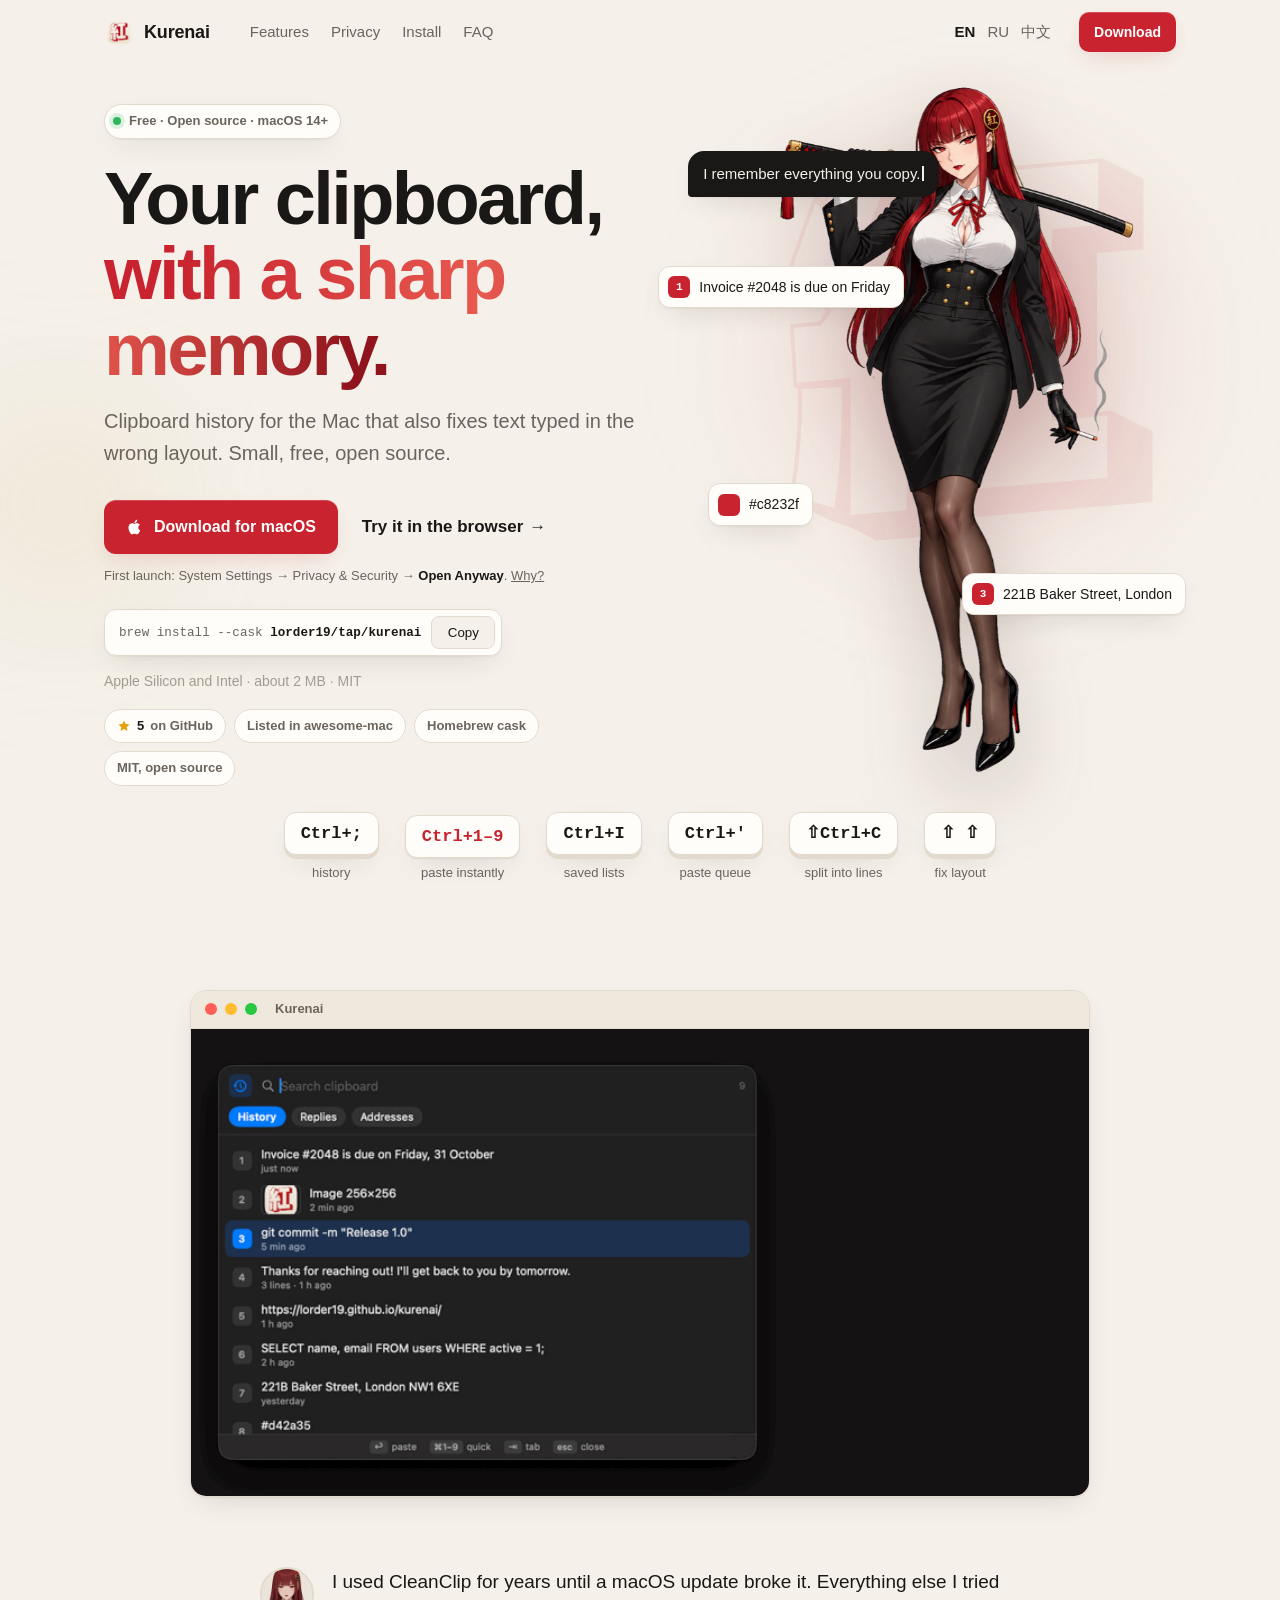
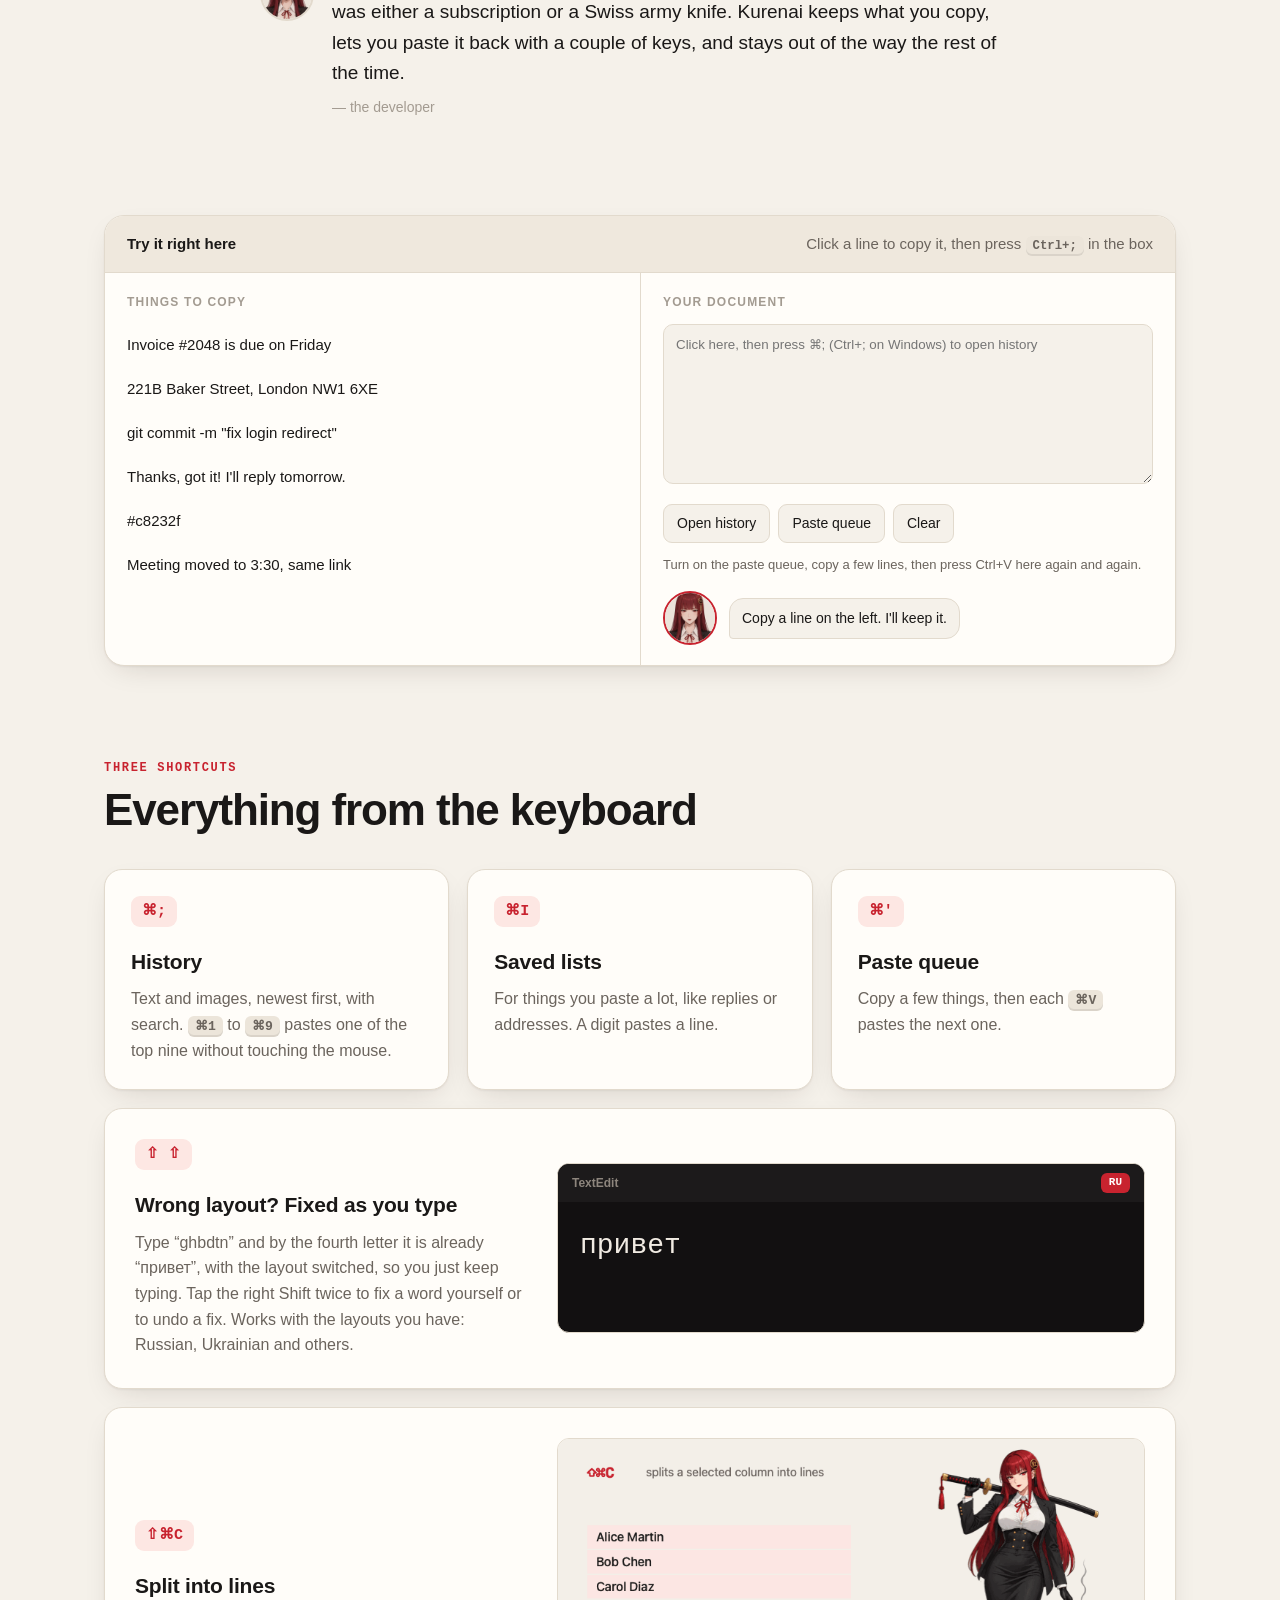
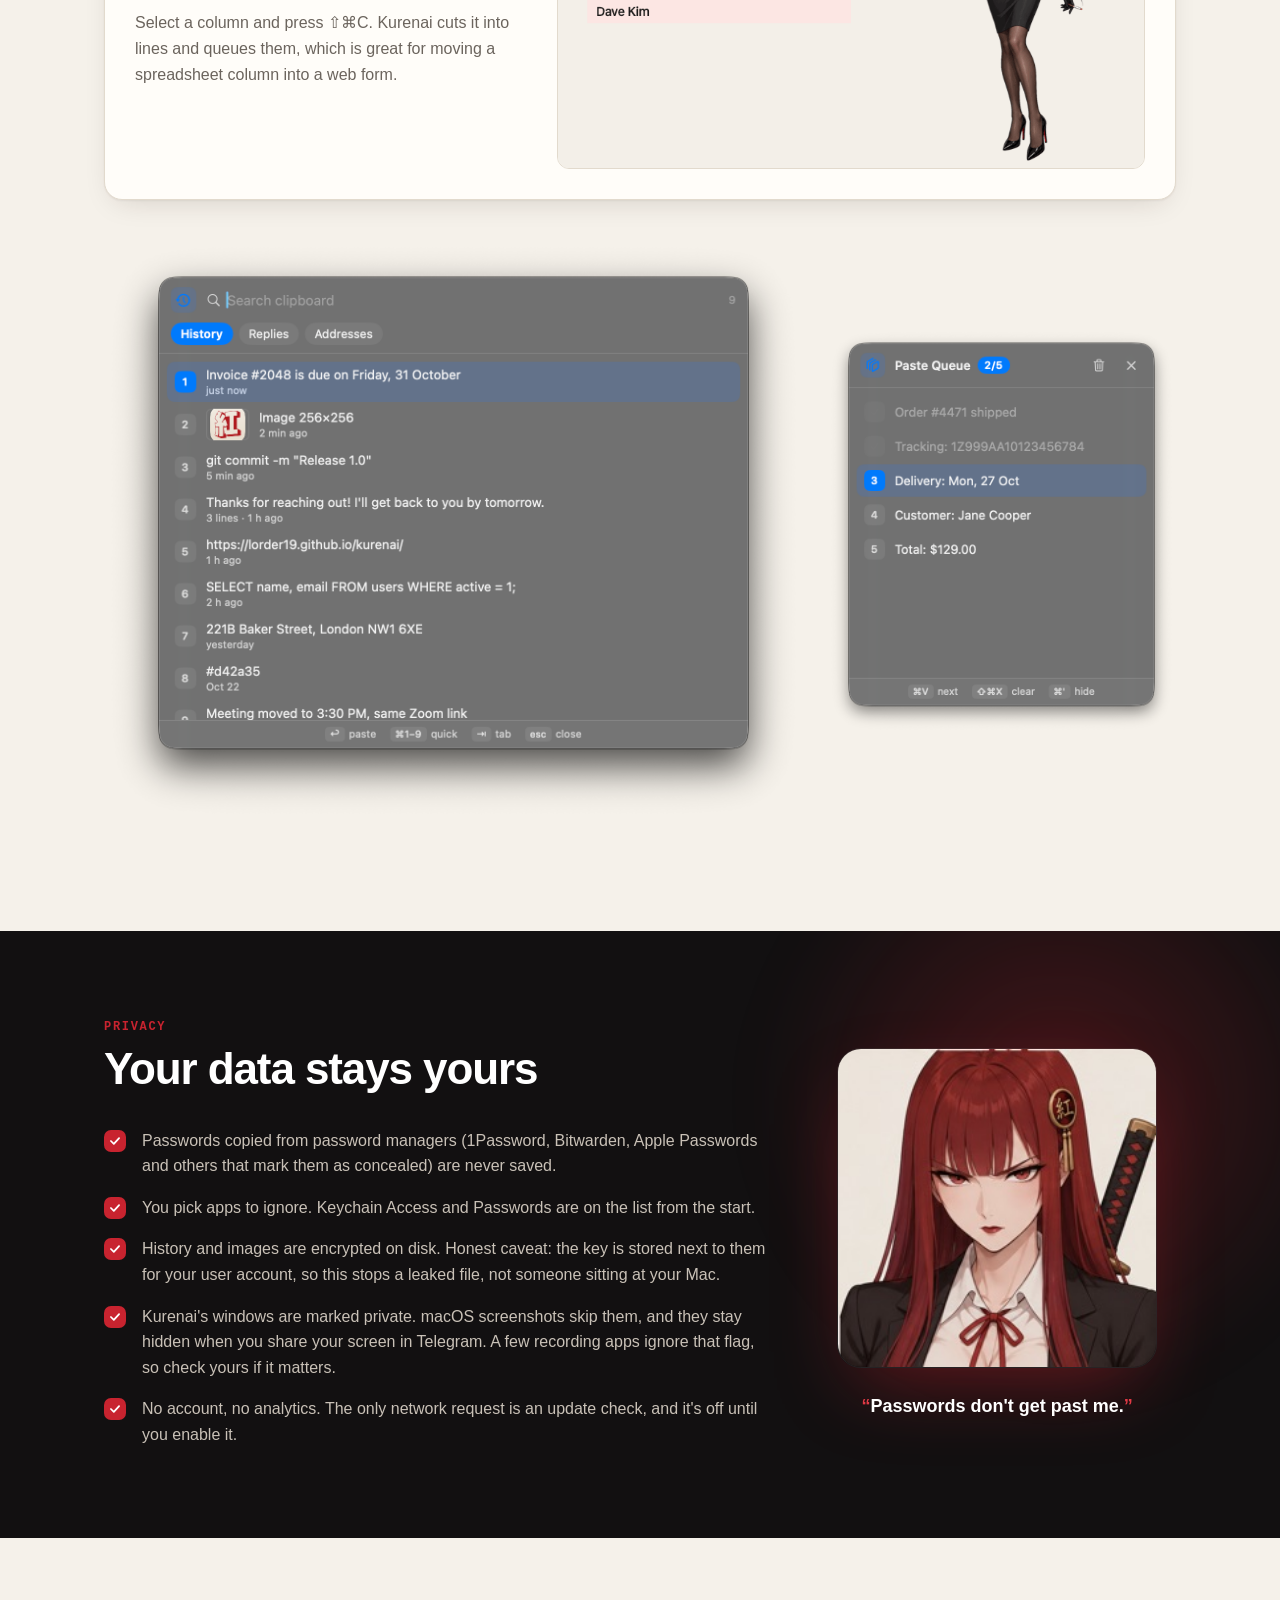
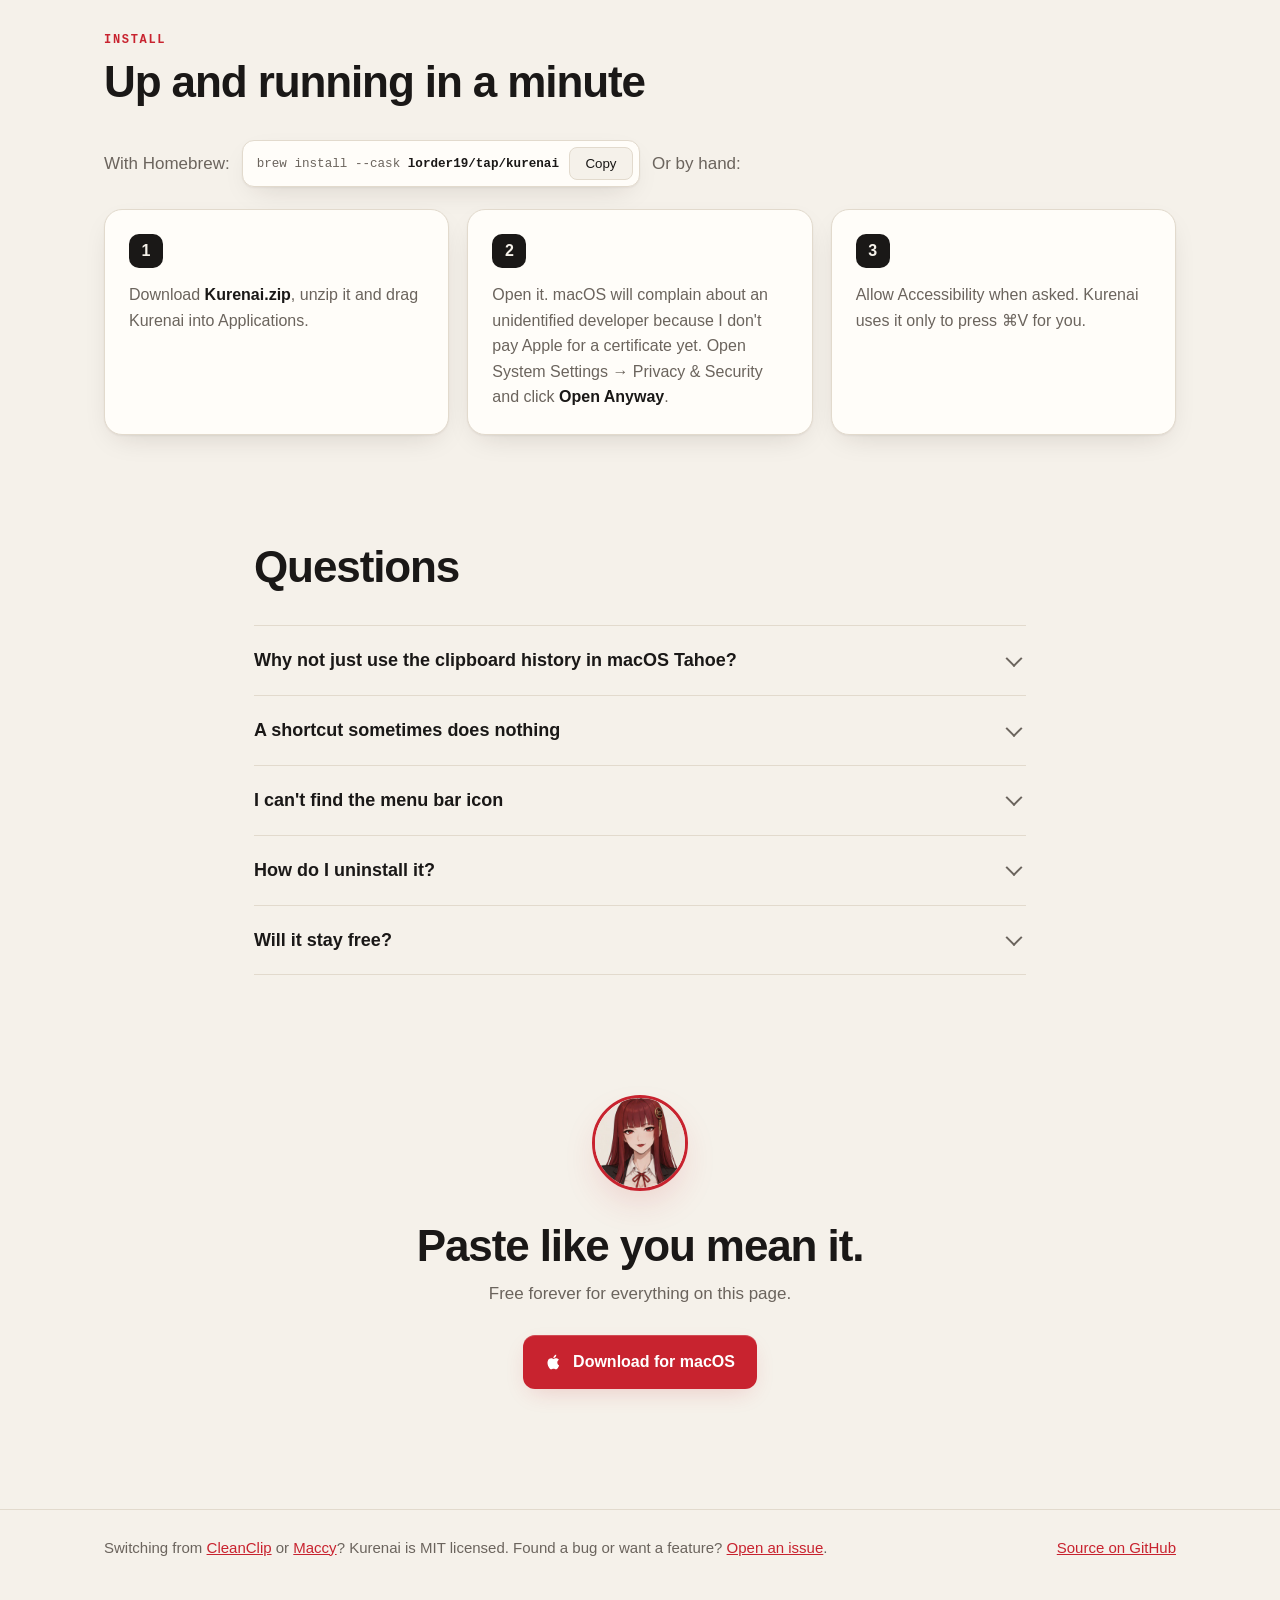
<file: docs/index.html>
<!doctype html>
<html lang="en">
<head>
<meta charset="utf-8">
<meta name="viewport" content="width=device-width, initial-scale=1">
<title>Kurenai, clipboard history for the Mac</title>
<meta name="description" content="Free, open-source clipboard manager for macOS. History, saved snippets and a paste queue. Skips passwords, encrypted on disk, no account.">
<link rel="alternate" hreflang="en" href="https://lorder19.github.io/kurenai/">
<link rel="alternate" hreflang="ru" href="https://lorder19.github.io/kurenai/ru/">
<link rel="alternate" hreflang="zh-Hans" href="https://lorder19.github.io/kurenai/zh/">
<link rel="alternate" hreflang="x-default" href="https://lorder19.github.io/kurenai/">
<link rel="canonical" href="https://lorder19.github.io/kurenai/">
<meta name="google-site-verification" content="4caM0wsNIhxIX8n1iZavVsmcZCDrMV4bq5Y9cVzSwYw" />
<link rel="icon" href="icon.png">
<meta name="theme-color" content="#f5f1ea" media="(prefers-color-scheme: light)">
<meta name="theme-color" content="#0f0e0e" media="(prefers-color-scheme: dark)">
<meta property="og:title" content="Kurenai">
<meta property="og:description" content="Clipboard history for the Mac. Small, free, open source.">
<meta property="og:image" content="https://lorder19.github.io/kurenai/social.png">
<meta name="twitter:card" content="summary_large_image">
<link rel="preload" as="image" href="mascot/kurenai.png">
<style>
:root {
  --paper: #f5f1ea; --paper-2: #efe8dd; --ink: #1a1817; --soft: #6b645d; --faint: #a39b91; --line: #e2dacd; --card: #fffdf9;
  --red: #c8232f; --red-2: #e03a45; --red-ink: #8f141d; --key: #ece5da; --hl: #fde7e3; --glow: rgba(200, 35, 47, .22);
  --shadow: 0 1px 2px rgba(40, 20, 10, .05), 0 10px 30px -12px rgba(40, 20, 10, .18);
  --radius: 18px;
}
@media (prefers-color-scheme: dark) {
  :root { --paper: #0f0e0e; --paper-2: #161414; --ink: #efe9e1; --soft: #a39b92; --faint: #6b645d; --line: #2a2725; --card: #181615;
          --key: #26231f; --hl: #3a1d1e; --glow: rgba(224, 58, 69, .28); --shadow: 0 1px 2px rgba(0,0,0,.4), 0 14px 40px -14px rgba(0,0,0,.7); }
}
* { box-sizing: border-box; }
html { overflow-x: clip; -webkit-text-size-adjust: 100%; scroll-behavior: smooth; scroll-padding-top: 76px; }
body { margin: 0; background: var(--paper); color: var(--ink); overflow-x: hidden;
       font: 17px/1.6 -apple-system, BlinkMacSystemFont, "SF Pro Text", "Helvetica Neue", "PingFang SC", sans-serif; -webkit-font-smoothing: antialiased; }
a { color: var(--red); }
img { max-width: 100%; }
.wrap { max-width: 1120px; margin: 0 auto; padding: 0 24px; }
kbd { font: 600 .82em/1 ui-monospace, "SF Mono", Menlo, monospace; background: var(--key); border-radius: 6px; padding: 3px 7px;
      white-space: nowrap; box-shadow: inset 0 -2px 0 rgba(0,0,0,.08); }
code { font: .9em ui-monospace, "SF Mono", Menlo, monospace; }

/* nav */
.nav { position: sticky; top: 0; z-index: 20; transition: background .3s, box-shadow .3s, backdrop-filter .3s; }
.nav.solid { background: color-mix(in srgb, var(--paper) 78%, transparent); backdrop-filter: saturate(1.6) blur(16px);
             -webkit-backdrop-filter: saturate(1.6) blur(16px); box-shadow: 0 1px 0 var(--line); }
.nav .wrap { display: flex; align-items: center; gap: 28px; height: 64px; }
.brand { display: flex; align-items: center; gap: 10px; font-weight: 700; font-size: 18px; color: var(--ink); text-decoration: none; letter-spacing: -.01em; }
.brand img { width: 30px; height: 30px; }
.nav .links { display: flex; gap: 22px; margin-left: 12px; }
.nav .links a, .langs a { color: var(--soft); text-decoration: none; font-size: 15px; transition: color .2s; }
.nav .links a:hover, .langs a:hover { color: var(--ink); }
.langs { margin-left: auto; display: flex; gap: 12px; }
.langs a[aria-current] { color: var(--ink); font-weight: 600; }
.btn { display: inline-flex; align-items: center; gap: 10px; background: var(--red); color: #fff; text-decoration: none; font-weight: 600;
       padding: 14px 22px; border-radius: 12px; border: 0; cursor: pointer; font-size: 16px; position: relative; overflow: hidden;
       box-shadow: 0 8px 24px -8px var(--glow), inset 0 1px 0 rgba(255,255,255,.18); transition: transform .2s, box-shadow .2s, background .2s; }
.btn:hover { background: var(--red-2); transform: translateY(-1px); box-shadow: 0 14px 30px -10px var(--glow), inset 0 1px 0 rgba(255,255,255,.2); }
.btn::after { content: ""; position: absolute; inset: 0; background: linear-gradient(110deg, transparent 30%, rgba(255,255,255,.28) 50%, transparent 70%);
              transform: translateX(-120%); animation: shine 5s ease-in-out infinite 2s; }
@keyframes shine { 0%, 70% { transform: translateX(-120%); } 85%, 100% { transform: translateX(120%); } }
.btn.sm { padding: 9px 15px; font-size: 14px; border-radius: 10px; }
.btn svg { width: 18px; height: 18px; flex: none; }
.ghost { color: var(--ink); text-decoration: none; font-weight: 600; padding: 14px 6px; display: inline-flex; gap: 6px; align-items: center; }
.ghost span { transition: transform .2s; } .ghost:hover span { transform: translateX(4px); }

/* hero */
.hero { position: relative; padding: 40px 0 30px; }
.hero .herogrid { display: grid; grid-template-columns: 1.05fr .95fr; align-items: center; gap: 24px; min-height: 640px; }
.glow { position: absolute; z-index: 0; border-radius: 50%; filter: blur(70px); pointer-events: none; }
.glow.a { width: 520px; height: 520px; right: 4%; top: 30px; background: radial-gradient(circle, var(--glow), transparent 65%); animation: pulse 7s ease-in-out infinite; }
.glow.b { width: 360px; height: 360px; left: -120px; top: 260px; background: radial-gradient(circle, rgba(201,162,74,.16), transparent 65%); animation: pulse 9s ease-in-out infinite 1s; }
@keyframes pulse { 50% { transform: scale(1.12); opacity: .75; } }
.copy { position: relative; z-index: 2; }
.eyebrow { display: inline-flex; align-items: center; gap: 8px; font-size: 13px; font-weight: 600; color: var(--soft);
           border: 1px solid var(--line); background: var(--card); border-radius: 999px; padding: 6px 12px 6px 8px; box-shadow: var(--shadow); }
.eyebrow i { width: 8px; height: 8px; border-radius: 50%; background: #2fb55d; box-shadow: 0 0 0 4px rgba(47,181,93,.16); }
h1 { font-size: clamp(42px, 6.2vw, 74px); line-height: 1.02; letter-spacing: -.035em; margin: 22px 0 18px; font-weight: 800; }
h1 em { font-style: normal; background: linear-gradient(92deg, var(--red) 10%, #e8594f 55%, var(--red-ink) 95%);
        -webkit-background-clip: text; background-clip: text; color: transparent; }
.lede { font-size: 20px; color: var(--soft); margin: 0 0 30px; max-width: 30em; }
.actions { display: flex; flex-wrap: wrap; gap: 12px 18px; align-items: center; }
.brew { margin: 22px 0 0; display: inline-flex; align-items: center; gap: 10px; background: var(--card); border: 1px solid var(--line);
        border-radius: 12px; padding: 6px 6px 6px 14px; font-size: 14px; max-width: 100%; box-shadow: var(--shadow); }
.brew code { color: var(--soft); overflow: hidden; text-overflow: ellipsis; white-space: nowrap; }
.brew code b { color: var(--ink); font-weight: 600; }
.brew button { font: 600 13px/1 inherit; font-family: inherit; border: 1px solid var(--line); background: var(--paper); color: var(--ink);
               padding: 8px 11px; border-radius: 8px; cursor: pointer; min-width: 64px; transition: background .2s; }
.brew button.ok { background: var(--red); border-color: var(--red); color: #fff; }
.meta { color: var(--faint); font-size: 14px; margin: 14px 0 0; }
.first { font-size: 13px; color: var(--soft); margin: 12px 0 0; max-width: 34em; }
.first b { color: var(--ink); font-weight: 600; }
.first a { color: var(--soft); }
.trust { display: flex; flex-wrap: wrap; gap: 8px; margin: 16px 0 0; }
.trust a { display: inline-flex; align-items: center; gap: 6px; font-size: 13px; font-weight: 600; color: var(--soft); text-decoration: none;
           border: 1px solid var(--line); background: var(--card); border-radius: 999px; padding: 6px 12px; transition: color .2s, border-color .2s, transform .2s; }
.trust a:hover { color: var(--ink); border-color: var(--faint); transform: translateY(-1px); }
.trust svg { width: 14px; height: 14px; color: #e3a008; }
.trust b { color: var(--ink); }

.stage { position: relative; z-index: 1; height: 640px; }
.kanji { position: absolute; right: 2%; top: 4%; width: 78%; opacity: .07; color: var(--red); }
@media (prefers-color-scheme: dark) { .kanji { opacity: .1; } }
.girl { position: absolute; right: 8%; bottom: -10px; height: 108%; will-change: transform; transition: transform .25s ease-out; }
.girl img { height: 100%; width: auto; display: block; transform-origin: 50% 100%; animation: breathe 5.5s ease-in-out infinite;
            filter: drop-shadow(0 30px 40px rgba(60, 10, 10, .22)); }
@keyframes breathe { 50% { transform: scale(1.005, 1.011); } }
.chip { position: absolute; z-index: 3; display: flex; align-items: center; gap: 9px; background: var(--card); border: 1px solid var(--line);
        border-radius: 12px; padding: 9px 13px 9px 9px; font-size: 14px; white-space: nowrap; box-shadow: var(--shadow);
        animation: float 6s ease-in-out infinite; }
.chip b { font: 700 11px/1 ui-monospace, Menlo, monospace; background: var(--red); color: #fff; width: 22px; height: 22px; border-radius: 6px;
          display: grid; place-items: center; flex: none; }
.chip .sw { width: 22px; height: 22px; border-radius: 6px; background: #c8232f; flex: none; }
.chip.c1 { left: -4%; top: 22%; } .chip.c2 { left: 6%; top: 56%; animation-delay: -2s; } .chip.c3 { right: -2%; top: 70%; animation-delay: -4s; }
@keyframes float { 50% { transform: translateY(-12px); } }
.say { position: absolute; z-index: 4; left: 2%; top: 4%; max-width: 260px; background: var(--ink); color: var(--paper);
       border-radius: 16px 16px 16px 4px; padding: 11px 15px; font-size: 15px; font-weight: 500; box-shadow: var(--shadow); min-height: 46px; }
.say .cur { display: inline-block; width: 2px; height: 1em; background: currentColor; vertical-align: -2px; margin-left: 2px; animation: blink 1s steps(1) infinite; }
@keyframes blink { 50% { opacity: 0; } }

/* keycaps */
.keys { display: flex; flex-wrap: wrap; justify-content: center; gap: 14px 26px; padding: 26px 0 6px; position: relative; z-index: 2; }
.cap { display: flex; flex-direction: column; align-items: center; gap: 8px; font-size: 13px; color: var(--soft); }
.cap kbd { font-size: 17px; padding: 12px 16px; min-width: 62px; text-align: center; border-radius: 12px; background: var(--card);
           border: 1px solid var(--line); box-shadow: 0 4px 0 var(--line), var(--shadow); transition: transform .12s, box-shadow .12s, color .12s; color: var(--ink); }
.cap.down kbd { transform: translateY(3px); box-shadow: 0 1px 0 var(--line), var(--shadow); color: var(--red); }

/* sections */
section { padding: 96px 0 0; position: relative; }
.kicker { font: 700 12px/1 ui-monospace, Menlo, monospace; letter-spacing: .14em; text-transform: uppercase; color: var(--red); }
h2 { font-size: clamp(30px, 4vw, 44px); letter-spacing: -.025em; line-height: 1.1; margin: 12px 0 34px; font-weight: 800; }
.window { border-radius: 16px; overflow: hidden; background: var(--card); border: 1px solid var(--line); box-shadow: var(--shadow); }
.window .bar { height: 38px; display: flex; align-items: center; gap: 8px; padding: 0 14px; border-bottom: 1px solid var(--line); background: var(--paper-2); }
.window .bar i { width: 12px; height: 12px; border-radius: 50%; background: #ff5f57; } .window .bar i:nth-child(2) { background: #febc2e; } .window .bar i:nth-child(3) { background: #28c840; }
.window .bar span { margin-left: 10px; font-size: 13px; color: var(--soft); font-weight: 600; }
.window > img { display: block; width: 100%; height: auto; }
.demo { max-width: 900px; margin: 70px auto 0; }

.note { display: flex; gap: 18px; align-items: flex-start; max-width: 760px; margin: 70px auto 0; }
.note img { width: 54px; height: 54px; border-radius: 50%; object-fit: cover; object-position: 50% 12%; flex: none; border: 2px solid var(--line); }
.note p { margin: 0; font-size: 19px; line-height: 1.6; }
.note small { display: block; color: var(--faint); margin-top: 8px; font-size: 14px; }

/* features */
.grid { display: grid; grid-template-columns: repeat(3, 1fr); gap: 18px; }
.card { background: var(--card); border: 1px solid var(--line); border-radius: var(--radius); padding: 26px; box-shadow: var(--shadow);
        transition: transform .3s, box-shadow .3s, border-color .3s; position: relative; overflow: hidden; }
.card:hover { transform: translateY(-4px); border-color: color-mix(in srgb, var(--red) 35%, var(--line)); box-shadow: 0 20px 40px -20px var(--glow), var(--shadow); }
.card .k { font: 700 15px/1 ui-monospace, Menlo, monospace; color: var(--red); background: var(--hl); padding: 8px 11px; border-radius: 9px; display: inline-block; }
.card h3 { font-size: 21px; margin: 18px 0 8px; letter-spacing: -.01em; }
.card p { margin: 0; color: var(--soft); font-size: 16px; }
.wide { grid-column: 1 / -1; display: grid; grid-template-columns: .8fr 1.2fr; gap: 30px; align-items: center; padding: 30px; }
.wide img { border-radius: 12px; display: block; width: 100%; height: auto; border: 1px solid var(--line); }
.typer { background: #121011; border-radius: 12px; overflow: hidden; border: 1px solid var(--line); min-height: 170px; }
.typer-bar { display: flex; justify-content: space-between; align-items: center; padding: 9px 14px; background: #1c1a1b; color: #8d857d; font-size: 12px; font-weight: 600; }
.typer-bar b { background: var(--red); color: #fff; padding: 2px 8px; border-radius: 6px; font: 700 11px/1.4 ui-monospace, Menlo, monospace; }
.typer-text { padding: 26px 22px; color: #f1ebe3; font: 500 28px/1.3 ui-monospace, "SF Mono", Menlo, monospace; }
.typer-text #typer { transition: color .3s; }
.typer-text #typer.flip { color: #ff6b6b; text-shadow: 0 0 18px rgba(224,58,69,.6); }
.shots { display: grid; grid-template-columns: 2fr 1fr; gap: 24px; align-items: center; margin-top: 40px; }
.shots img { width: 100%; height: auto; display: block; }

/* playground */
.play { border: 1px solid var(--line); border-radius: 20px; background: var(--card); overflow: hidden; box-shadow: var(--shadow); }
.play-head { display: flex; justify-content: space-between; gap: 12px; flex-wrap: wrap; padding: 16px 22px; border-bottom: 1px solid var(--line); font-size: 15px; background: var(--paper-2); }
.play-head b { font-weight: 700; } .play-head span { color: var(--soft); }
.play-body { display: grid; grid-template-columns: 1fr 1fr; }
.col { padding: 20px 22px; } .col + .col { border-left: 1px solid var(--line); }
.col h3 { margin: 0 0 12px; font-size: 12px; font-weight: 700; color: var(--faint); text-transform: uppercase; letter-spacing: .1em; }
.src { list-style: none; margin: 0; padding: 0; }
.src li { padding: 9px 12px; margin: 0 -12px 2px; border-radius: 9px; cursor: pointer; font-size: 15px; transition: background .15s, transform .15s; }
.src li:hover { background: var(--hl); transform: translateX(3px); }
.src li.copied { animation: flash .55s; }
@keyframes flash { from { background: var(--red); color: #fff; } }
textarea { width: 100%; min-height: 160px; resize: vertical; border: 1px solid var(--line); border-radius: 10px; background: var(--paper);
           color: var(--ink); font: 15px/1.5 inherit; font-family: inherit; padding: 12px; transition: border-color .2s, box-shadow .2s; }
textarea:focus { outline: none; border-color: var(--red); box-shadow: 0 0 0 4px var(--hl); }
.row { display: flex; flex-wrap: wrap; gap: 8px; margin-top: 12px; }
.row button { font: inherit; font-size: 14px; border: 1px solid var(--line); background: var(--paper); color: var(--ink); padding: 7px 13px; border-radius: 9px; cursor: pointer; transition: background .15s, border-color .15s; }
.row button:hover { border-color: var(--faint); }
.row button[aria-pressed="true"] { background: var(--red); border-color: var(--red); color: #fff; }
.panel { position: absolute; left: 50%; top: 18px; transform: translateX(-50%) scale(.98); opacity: 0; pointer-events: none; width: min(420px, calc(100% - 24px));
         background: var(--card); border: 1px solid var(--line); border-radius: 14px; box-shadow: 0 30px 60px -10px rgba(0,0,0,.35); z-index: 3; transition: opacity .15s, transform .15s; }
.panel.open { opacity: 1; transform: translateX(-50%) scale(1); pointer-events: auto; }
.panel input { width: 100%; border: 0; border-bottom: 1px solid var(--line); background: transparent; color: var(--ink); font: inherit; padding: 13px 15px; outline: none; }
.panel ol { list-style: none; margin: 0; padding: 6px; max-height: 260px; overflow: auto; }
.panel li { display: flex; gap: 10px; align-items: center; padding: 8px 9px; border-radius: 8px; cursor: pointer; font-size: 15px; }
.panel li.sel { background: var(--hl); }
.panel li i { font-style: normal; font: 600 12px ui-monospace, Menlo, monospace; width: 20px; height: 20px; border-radius: 5px; display: grid; place-items: center; background: var(--key); flex: none; }
.panel li.sel i { background: var(--red); color: #fff; }
.panel .empty { padding: 14px; color: var(--soft); font-size: 15px; }
.stagebox { position: relative; }
.queue { margin: 12px 0 0; padding: 0; list-style: none; font-size: 14px; }
.queue li { padding: 3px 0; } .queue li.used { color: var(--faint); text-decoration: line-through; }
.queue li.next::before { content: "→ "; color: var(--red); }
.hint { color: var(--soft); font-size: 13px; margin: 10px 0 0; }
.kr { display: flex; gap: 12px; align-items: center; margin: 16px 0 0; }
.kr img { width: 54px; height: 54px; border-radius: 50%; object-fit: cover; object-position: 50% 15%; flex: none; border: 2px solid var(--red); transition: transform .2s; }
.kr img.pop { transform: scale(1.12) rotate(-3deg); }
.kr span { font-size: 14px; background: var(--paper); border: 1px solid var(--line); border-radius: 14px 14px 14px 4px; padding: 8px 12px; }

/* privacy */
.dark { background: #121011; color: #eee7de; margin-top: 110px; padding: 90px 0; overflow: hidden; position: relative; }
.dark::before { content: ""; position: absolute; right: -10%; top: -30%; width: 700px; height: 700px; border-radius: 50%;
                background: radial-gradient(circle, rgba(200,35,47,.28), transparent 60%); filter: blur(30px); }
.dark .wrap { position: relative; display: grid; grid-template-columns: 1.3fr .7fr; gap: 50px; align-items: center; }
.dark h2 { color: #fff; }
.checks { list-style: none; padding: 0; margin: 0; display: grid; gap: 16px; }
.checks li { display: grid; grid-template-columns: 26px 1fr; gap: 12px; color: #c9c1b7; font-size: 16px; }
.checks li::before { content: ""; width: 22px; height: 22px; border-radius: 7px; margin-top: 2px;
  background: var(--red) url("data:image/svg+xml,%3Csvg xmlns='http://www.w3.org/2000/svg' viewBox='0 0 24 24' fill='none' stroke='white' stroke-width='3' stroke-linecap='round' stroke-linejoin='round'%3E%3Cpath d='M5 12l5 5 9-10'/%3E%3C/svg%3E") center/14px no-repeat; }
.portrait { margin: 0; text-align: center; }
.portrait img { width: 100%; max-width: 320px; aspect-ratio: 1; object-fit: cover; object-position: 50% 8%; border-radius: 24px;
                border: 1px solid rgba(255,255,255,.08); box-shadow: 0 30px 80px -20px rgba(200,35,47,.45); }
.portrait figcaption { margin-top: 16px; font-weight: 700; font-size: 18px; color: #fff; }
.portrait figcaption::before { content: "“"; color: var(--red-2); }
.portrait figcaption::after { content: "”"; color: var(--red-2); }

/* install */
.steps { list-style: none; padding: 0; margin: 0; display: grid; grid-template-columns: repeat(3, 1fr); gap: 18px; counter-reset: s; }
.steps li { counter-increment: s; background: var(--card); border: 1px solid var(--line); border-radius: var(--radius); padding: 24px; box-shadow: var(--shadow); color: var(--soft); font-size: 16px; }
.steps li::before { content: counter(s); display: grid; place-items: center; width: 34px; height: 34px; border-radius: 10px; background: var(--ink); color: var(--paper); font-weight: 700; margin-bottom: 14px; }
.steps b { color: var(--ink); }
.brewline { display: flex; flex-wrap: wrap; gap: 12px; align-items: center; margin: 0 0 22px; color: var(--soft); }

/* faq */
.faq { max-width: 820px; }
details { border-bottom: 1px solid var(--line); padding: 4px 0; }
details:first-of-type { border-top: 1px solid var(--line); }
summary { cursor: pointer; font-weight: 600; font-size: 18px; padding: 16px 40px 16px 0; list-style: none; position: relative; }
summary::-webkit-details-marker { display: none; }
summary::after { content: ""; position: absolute; right: 6px; top: 50%; width: 10px; height: 10px; border: solid var(--soft); border-width: 0 2px 2px 0;
                 transform: translateY(-70%) rotate(45deg); transition: transform .25s; }
details[open] summary::after { transform: translateY(-30%) rotate(-135deg); }
details p { color: var(--soft); margin: 0 0 18px; max-width: 700px; }

/* final cta */
.end { text-align: center; padding: 120px 0 40px; }
.end img { width: 96px; height: 96px; border-radius: 50%; object-fit: cover; object-position: 50% 12%; border: 3px solid var(--red); box-shadow: 0 16px 40px -12px var(--glow); }
.end h2 { margin: 22px 0 10px; }
.end p { color: var(--soft); margin: 0 0 28px; }
footer { border-top: 1px solid var(--line); padding: 26px 0 50px; color: var(--soft); font-size: 15px; margin-top: 80px; }
footer .wrap { display: flex; justify-content: space-between; gap: 20px; flex-wrap: wrap; }

/* scroll reveal */
.reveal { opacity: 0; transform: translateY(26px); transition: opacity .8s cubic-bezier(.2,.7,.2,1), transform .8s cubic-bezier(.2,.7,.2,1); transition-delay: var(--d, 0s); }
.reveal.in { opacity: 1; transform: none; }
.hero .copy > * { animation: rise .9s cubic-bezier(.2,.7,.2,1) both; }
.hero .copy > *:nth-child(2) { animation-delay: .08s; } .hero .copy > *:nth-child(3) { animation-delay: .16s; }
.hero .copy > *:nth-child(4) { animation-delay: .24s; } .hero .copy > *:nth-child(5) { animation-delay: .32s; } .hero .copy > *:nth-child(6) { animation-delay: .4s; }
.stage { animation: fadein 1.4s ease both .2s; }
@keyframes rise { from { opacity: 0; transform: translateY(18px); } }
@keyframes fadein { from { opacity: 0; transform: translateX(30px); } }

@media (max-width: 900px) {
  .nav .links { display: none; }
  .hero .herogrid { grid-template-columns: 1fr; min-height: 0; }
  .stage { height: 520px; }
  .girl { right: 50%; transform: translateX(50%); }
  .chip.c1 { left: 0; } .chip.c3 { right: 0; }
  .grid, .steps { grid-template-columns: 1fr; }
  .wide { grid-template-columns: 1fr; }
  .dark .wrap { grid-template-columns: 1fr; }
  .portrait img { max-width: 220px; }
  .play-body { grid-template-columns: 1fr; }
  .col + .col { border-left: 0; border-top: 1px solid var(--line); }
  .shots { grid-template-columns: 1fr; }
}
@media (max-width: 520px) {
  .wrap { padding: 0 16px; }
  .nav .btn.sm { display: none; }
  .stage { height: 440px; }
  .chip { font-size: 13px; } .chip.c2 { display: none; }
  .say { max-width: 200px; font-size: 14px; }
  h1 { font-size: 38px; }
  .lede { font-size: 18px; }
  .brew { display: flex; width: 100%; }
  .brew code { font-size: 12px; white-space: normal; word-break: break-word; }
  .chip { max-width: 72%; overflow: hidden; text-overflow: ellipsis; }
  .chip.c3 { right: 2%; }
  .actions .btn { width: 100%; justify-content: center; }
  section { padding-top: 72px; }
}
@media (prefers-reduced-motion: reduce) {
  *, *::before, *::after { animation: none !important; transition: none !important; }
  .reveal { opacity: 1; transform: none; }
}
</style>
</head>
<body>
<nav class="nav" id="nav"><div class="wrap">
  <a class="brand" href=""><img src="icon.png" alt="">Kurenai</a>
  <div class="links"><a href="#features">Features</a><a href="#privacy">Privacy</a><a href="#install">Install</a><a href="#faq">FAQ</a></div>
  <div class="langs"><a href="" aria-current="page">EN</a><a href="ru/">RU</a><a href="zh/">中文</a></div>
  <a class="btn sm" href="https://github.com/Lorder19/kurenai/releases/latest">Download</a>
</div></nav>

<header class="hero">
  <div class="glow a"></div><div class="glow b"></div>
  <div class="wrap herogrid">
    <div class="copy">
      <span class="eyebrow"><i></i>Free · Open source · macOS 14+</span>
      <h1>Your clipboard,<br><em>with a sharp memory.</em></h1>
      <p class="lede">Clipboard history for the Mac that also fixes text typed in the wrong layout. Small, free, open source.</p>
      <div class="actions">
        <a class="btn" href="https://github.com/Lorder19/kurenai/releases/latest"><svg viewBox="0 0 24 24" fill="currentColor" aria-hidden="true"><path d="M16.4 12.6c0-2.4 2-3.6 2.1-3.7-1.1-1.7-2.9-1.9-3.5-1.9-1.5-.2-2.9.9-3.7.9-.8 0-1.9-.9-3.2-.8-1.6 0-3.1 1-4 2.4-1.7 3-.4 7.4 1.2 9.8.8 1.2 1.8 2.5 3 2.4 1.2 0 1.7-.8 3.1-.8 1.5 0 1.9.8 3.2.8 1.3 0 2.1-1.2 2.9-2.4.9-1.4 1.3-2.7 1.3-2.8 0 0-2.4-.9-2.4-3.9zM14 5.4c.7-.8 1.1-1.9 1-3-1 0-2.1.7-2.8 1.5-.6.7-1.2 1.8-1 2.9 1.1.1 2.1-.6 2.8-1.4z"/></svg>Download for macOS</a>
        <a class="ghost" href="#play">Try it in the browser <span>→</span></a>
      </div>
      <p class="first">First launch: System Settings → Privacy &amp; Security → <b>Open Anyway</b>. <a href="#install">Why?</a></p>
      <div class="brew"><code>brew install --cask <b>lorder19/tap/kurenai</b></code><button id="brew" data-ok="Copied">Copy</button></div>
      <p class="meta">Apple Silicon and Intel · about 2 MB · MIT</p>
      <div class="trust">
        <a href="https://github.com/Lorder19/kurenai/stargazers"><svg viewBox="0 0 24 24" aria-hidden="true"><path fill="currentColor" d="M12 2.5l2.9 6.1 6.6.8-4.9 4.6 1.3 6.6L12 17.3l-5.9 3.3 1.3-6.6-4.9-4.6 6.6-.8z"/></svg><b id="stars">5</b> on GitHub</a>
        <a href="https://github.com/jaywcjlove/awesome-mac#clipboard-tools">Listed in awesome-mac</a>
        <a href="#install">Homebrew cask</a>
        <a href="https://github.com/Lorder19/kurenai/blob/main/LICENSE">MIT, open source</a>
      </div>
    </div>
    <div class="stage" id="stage" aria-hidden="false">
      <svg class="kanji" viewBox="190 180 650 670" aria-hidden="true"><path fill="currentColor" d="M477.7 769.5 L477.7 822.4 L355.4 832.0 L309.4 809.3 L275.8 797.7 L207.1 763.3 Q213.3 738.6 216.4 711.1 Q219.5 683.7 221.2 657.9 Q222.9 632.2 223.2 612.3 Q223.6 592.3 223.6 582.7 L223.6 577.9 L216.0 574.5 L209.9 470.1 Q209.9 470.1 224.6 468.4 Q239.4 466.7 258.6 465.3 Q262.0 461.2 265.1 456.7 Q268.2 452.3 271.0 448.1 Q259.3 431.7 243.8 412.4 Q228.4 393.2 208.5 371.9 L251.1 253.1 Q254.5 255.2 259.0 257.6 Q263.4 260.0 267.5 261.4 Q272.3 248.3 276.8 233.9 Q281.3 219.5 286.1 198.2 L381.5 223.6 L450.2 257.9 Q447.5 266.8 445.0 272.3 Q442.6 277.8 439.9 284.0 L457.8 292.9 L457.8 216.0 L733.1 192.0 L801.8 226.3 L801.8 344.4 L724.2 351.3 L724.2 617.1 L748.2 615.0 L816.9 649.3 L816.9 767.5 L523.7 792.2 ZM648.7 630.8 L648.7 310.8 L726.2 303.9 L726.2 199.6 L464.6 222.2 L464.6 326.6 L553.9 319.0 L553.9 639.0 L494.8 643.8 Q490.7 612.9 482.5 569.0 L420.0 589.6 Q424.1 628.7 427.2 660.3 Q430.3 691.9 432.0 710.1 Q433.7 728.3 433.7 728.3 L461.9 717.3 L461.9 750.3 L741.4 726.9 L741.4 622.6 ZM405.6 545.0 Q411.7 543.6 417.6 542.2 Q423.4 540.8 428.2 540.2 Q431.0 553.2 432.3 561.4 Q433.7 569.7 433.7 569.7 L505.1 532.6 Q505.1 532.6 499.3 512.7 Q493.5 492.8 483.5 460.2 Q473.5 427.5 460.5 389.8 L400.1 424.8 Q402.8 431.7 404.9 438.2 Q406.9 444.7 408.3 452.3 Q400.8 453.6 389.1 455.7 Q377.4 457.8 367.8 459.1 Q395.9 421.4 415.5 387.4 Q435.1 353.4 445.7 331.4 Q456.4 309.4 456.4 309.4 L384.3 264.1 Q384.3 264.1 371.6 292.6 Q358.9 321.1 333.5 363.7 Q330.7 359.6 328.0 355.4 Q325.2 351.3 321.8 347.2 Q331.4 328.7 344.8 299.1 Q358.2 269.6 372.6 229.1 L290.9 207.1 Q285.4 229.1 279.2 247.6 Q273.0 266.2 266.8 280.6 L253.1 265.5 L216.0 370.5 Q235.3 389.8 251.1 410.0 Q266.8 430.3 279.2 447.5 Q275.8 453.6 271.3 459.8 Q266.8 466.0 262.0 472.2 Q242.1 473.5 229.4 474.9 Q216.7 476.3 216.7 476.3 L222.2 567.6 Q222.2 567.6 248.7 565.6 Q275.1 563.5 311.5 559.4 L311.5 789.4 L405.6 781.2 ZM284.0 777.1 Q289.5 746.8 292.3 710.5 Q295.0 674.1 295.7 641.8 Q296.4 609.5 296.4 591.7 L296.4 575.2 L230.5 578.6 L230.5 589.6 Q230.5 604.0 229.4 632.9 Q228.4 661.7 225.3 695.3 Q222.2 729.0 215.3 757.8 Z"/></svg>
      <div class="say" id="say" aria-live="polite"><span id="say-t"></span><span class="cur"></span></div>
      <div class="girl" id="girl"><img src="mascot/kurenai.png" width="519" height="1000" alt="Kurenai, the app's mascot: a red-haired woman in a black suit with a katana on her shoulder"></div>
      <div class="chip c1"><b>1</b>Invoice #2048 is due on Friday</div>
      <div class="chip c2"><span class="sw"></span>#c8232f</div>
      <div class="chip c3"><b>3</b>221B Baker Street, London</div>
    </div>
  </div>
  <div class="wrap"><div class="keys" id="keys"><div class="cap"><kbd>⌘;</kbd>history</div><div class="cap"><kbd>⌘1–9</kbd>paste instantly</div><div class="cap"><kbd>⌘I</kbd>saved lists</div><div class="cap"><kbd>⌘'</kbd>paste queue</div><div class="cap"><kbd>⇧⌘C</kbd>split into lines</div><div class="cap"><kbd>⇧ ⇧</kbd>fix layout</div></div></div>
</header>

<main>
  <div class="wrap">
    <div class="window demo reveal"><div class="bar"><i></i><i></i><i></i><span>Kurenai</span></div>
      <img src="demo.gif" width="800" alt="Kurenai: browsing history, searching, and the paste queue pasting items one by one"></div>
    <div class="note reveal"><img src="mascot/neutral.jpg" alt=""><p>I used CleanClip for years until a macOS update broke it. Everything else I tried was either a subscription or a Swiss army knife. Kurenai keeps what you copy, lets you paste it back with a couple of keys, and stays out of the way the rest of the time.<small>— the developer</small></p></div>
  </div>

  <section id="play"><div class="wrap">
    <div class="play reveal">
      <div class="play-head"><b>Try it right here</b><span>Click a line to copy it, then press <kbd id="k-hist">⌘;</kbd> in the box</span></div>
      <div class="play-body">
        <div class="col"><h3>Things to copy</h3><ul class="src" id="src"><li>Invoice #2048 is due on Friday</li><li>221B Baker Street, London NW1 6XE</li><li>git commit -m &quot;fix login redirect&quot;</li><li>Thanks, got it! I&#x27;ll reply tomorrow.</li><li>#c8232f</li><li>Meeting moved to 3:30, same link</li></ul></div>
        <div class="col stagebox">
          <h3>Your document</h3>
          <div class="panel" id="panel" role="dialog" aria-label="Clipboard history">
            <input id="q" placeholder="Search clipboard" autocomplete="off"><ol id="hist"></ol>
          </div>
          <textarea id="doc" placeholder="Click here, then press ⌘; (Ctrl+; on Windows) to open history"></textarea>
          <div class="row"><button id="b-hist">Open history</button><button id="b-queue" aria-pressed="false">Paste queue</button><button id="b-clear">Clear</button></div>
          <ol class="queue" id="queue"></ol>
          <p class="hint" id="hint">Turn on the paste queue, copy a few lines, then press ⌘V here again and again.</p>
          <div class="kr" aria-live="polite"><img id="kr-face" src="mascot/neutral.jpg" alt=""><span id="kr-say">Copy a line on the left. I'll keep it.</span></div>
        </div>
      </div>
    </div>
  </div></section>

  <section id="features"><div class="wrap">
    <div class="reveal"><div class="kicker">Three shortcuts</div><h2>Everything from the keyboard</h2></div>
    <div class="grid">
      <div class="card reveal"><span class="k">⌘;</span><h3>History</h3><p>Text and images, newest first, with search. <kbd>⌘1</kbd> to <kbd>⌘9</kbd> pastes one of the top nine without touching the mouse.</p></div>
      <div class="card reveal" style="--d:.08s"><span class="k">⌘I</span><h3>Saved lists</h3><p>For things you paste a lot, like replies or addresses. A digit pastes a line.</p></div>
      <div class="card reveal" style="--d:.16s"><span class="k">⌘'</span><h3>Paste queue</h3><p>Copy a few things, then each <kbd>⌘V</kbd> pastes the next one.</p></div>
      <div class="card wide reveal"><div><span class="k">⇧ ⇧</span><h3>Wrong layout? Fixed as you type</h3><p>Type “ghbdtn” and by the fourth letter it is already “привет”, with the layout switched, so you just keep typing. Tap the right Shift twice to fix a word yourself or to undo a fix. Works with the layouts you have: Russian, Ukrainian and others.</p></div>
        <div class="typer" aria-hidden="true"><div class="typer-bar"><span>TextEdit</span><b id="typer-lang">EN</b></div><div class="typer-text"><span id="typer"></span><span class="cur"></span></div></div></div>
      <div class="card wide reveal"><div><span class="k">⇧⌘C</span><h3>Split into lines</h3><p>Select a column and press ⇧⌘C. Kurenai cuts it into lines and queues them, which is great for moving a spreadsheet column into a web form.</p></div>
        <img src="split.gif" width="800" height="450" loading="lazy" alt="Kurenai slices a selected column into four lines for the paste queue"></div>
    </div>
    <div class="shots reveal">
      <img src="screenshots/history.png" width="560" loading="lazy" alt="Kurenai history window">
      <img src="screenshots/queue.png" width="260" loading="lazy" alt="Paste queue window">
    </div>
  </div></section>

  <section class="dark" id="privacy"><div class="wrap">
    <div class="reveal"><div class="kicker">Privacy</div><h2>Your data stays yours</h2><ul class="checks"><li>Passwords copied from password managers (1Password, Bitwarden, Apple Passwords and others that mark them as concealed) are never saved.</li><li>You pick apps to ignore. Keychain Access and Passwords are on the list from the start.</li><li>History and images are encrypted on disk. Honest caveat: the key is stored next to them for your user account, so this stops a leaked file, not someone sitting at your Mac.</li><li>Kurenai's windows are marked private. macOS screenshots skip them, and they stay hidden when you share your screen in Telegram. A few recording apps ignore that flag, so check yours if it matters.</li><li>No account, no analytics. The only network request is an update check, and it's off until you enable it.</li></ul></div>
    <figure class="portrait reveal" style="--d:.1s"><img src="mascot/glare.jpg" loading="lazy" alt=""><figcaption>Passwords don't get past me.</figcaption></figure>
  </div></section>

  <section id="install"><div class="wrap">
    <div class="reveal"><div class="kicker">Install</div><h2>Up and running in a minute</h2></div>
    <div class="brewline reveal">With Homebrew: <div class="brew" style="margin:0"><code>brew install --cask <b>lorder19/tap/kurenai</b></code><button class="brew2" data-ok="Copied">Copy</button></div> Or by hand:</div>
    <ol class="steps"><li class="reveal">Download <b>Kurenai.zip</b>, unzip it and drag Kurenai into Applications.</li><li class="reveal" style="--d:.08s">Open it. macOS will complain about an unidentified developer because I don't pay Apple for a certificate yet. Open System Settings → Privacy &amp; Security and click <b>Open Anyway</b>.</li><li class="reveal" style="--d:.16s">Allow Accessibility when asked. Kurenai uses it only to press ⌘V for you.</li></ol>
  </div></section>

  <section id="faq"><div class="wrap faq reveal"><h2>Questions</h2><details><summary>Why not just use the clipboard history in macOS Tahoe?</summary><p>It's fine for finding something you copied. Kurenai is built around pasting: numbered items, saved lists and the paste queue, all from the keyboard.</p></details><details><summary>A shortcut sometimes does nothing</summary><p>When a password field is focused, macOS turns on Secure Input and blocks global shortcuts for every app. Some password managers forget to turn it off. Switching apps, or restarting the password manager, fixes it. Kurenai shows a warning in its menu when this happens.</p></details><details><summary>I can't find the menu bar icon</summary><p>On MacBooks with a notch, extra icons can hide behind it. The shortcuts still work, and opening Kurenai again from Spotlight brings up Settings.</p></details><details><summary>How do I uninstall it?</summary><p>Quit Kurenai, delete the app, then delete ~/Library/Application Support/Kurenai.</p></details><details><summary>Will it stay free?</summary><p>Yes, everything you see here stays free. I might add a paid version later with extras like keeping rich text formatting, to pay for an Apple developer account.</p></details></div></section>

  <div class="end wrap reveal">
    <img src="mascot/smile.jpg" alt="">
    <h2>Paste like you mean it.</h2><p>Free forever for everything on this page.</p>
    <a class="btn" href="https://github.com/Lorder19/kurenai/releases/latest"><svg viewBox="0 0 24 24" fill="currentColor" aria-hidden="true"><path d="M16.4 12.6c0-2.4 2-3.6 2.1-3.7-1.1-1.7-2.9-1.9-3.5-1.9-1.5-.2-2.9.9-3.7.9-.8 0-1.9-.9-3.2-.8-1.6 0-3.1 1-4 2.4-1.7 3-.4 7.4 1.2 9.8.8 1.2 1.8 2.5 3 2.4 1.2 0 1.7-.8 3.1-.8 1.5 0 1.9.8 3.2.8 1.3 0 2.1-1.2 2.9-2.4.9-1.4 1.3-2.7 1.3-2.8 0 0-2.4-.9-2.4-3.9zM14 5.4c.7-.8 1.1-1.9 1-3-1 0-2.1.7-2.8 1.5-.6.7-1.2 1.8-1 2.9 1.1.1 2.1-.6 2.8-1.4z"/></svg>Download for macOS</a>
  </div>
</main>

<footer><div class="wrap"><span>Switching from <a href="cleanclip-alternative/">CleanClip</a> or <a href="maccy-alternative/">Maccy</a>? Kurenai is MIT licensed. Found a bug or want a feature? <a href="https://github.com/Lorder19/kurenai/issues">Open an issue</a>.</span><a href="https://github.com/Lorder19/kurenai">Source on GitHub</a></div></footer>

<script>
(() => {
  const T = {"says": ["I remember everything you copy.", "ghbdtn? I mean привет.", "Passwords? Never saved.", "⌘V. Next. ⌘V. Next.", "No account. No tracking."], "kr": {"start": "Copy a line on the left. I'll keep it.", "copied": "Got it. Press ⌘; in the box to see it again.", "qon": "Queue's on. Copy a few lines, I'll keep them in order.", "left": "{n} left. Keep pressing ⌘V.", "done": "All pasted. Not bad.", "qoff": "That's a normal paste. Turn the queue on first.", "none": "Nothing like that in here.", "clear": "Clean slate."}, "hint_win": "Turn on the paste queue, copy a few lines, then press Ctrl+V here again and again.", "nothing": "Nothing found", "copy_first": "Copy something on the left first"}, P = '';
  const mac = /Mac|iPhone|iPad/.test(navigator.platform);
  const keyfix = s => mac ? s : s.replace(/⌘/g, 'Ctrl+');
  const still = matchMedia('(prefers-reduced-motion: reduce)').matches;

  // nav turns solid once you scroll
  const nav = document.getElementById('nav');
  const onScroll = () => nav.classList.toggle('solid', scrollY > 8);
  addEventListener('scroll', onScroll, { passive: true }); onScroll();

  // scroll reveal
  const io = new IntersectionObserver(es => es.forEach(e => { if (e.isIntersecting) { e.target.classList.add('in'); io.unobserve(e.target); } }), { rootMargin: '0px 0px -8% 0px' });
  document.querySelectorAll('.reveal').forEach(el => io.observe(el));

  // the speech bubble types out a few lines in turn
  const sayT = document.getElementById('say-t');
  let si = 0;
  function typeLine() {
    const text = keyfix(T.says[si++ % T.says.length]);
    if (still) { sayT.textContent = text; return setTimeout(typeLine, 4000); }
    let i = 0;
    const tick = () => { sayT.textContent = text.slice(0, ++i); i < text.length ? setTimeout(tick, 38) : setTimeout(erase, 2600); };
    const erase = () => { sayT.textContent = text.slice(0, --i); i > 0 ? setTimeout(erase, 16) : setTimeout(typeLine, 300); };
    tick();
  }
  setTimeout(typeLine, 900);

  // the mascot leans a little toward the pointer
  const girl = document.getElementById('girl'), stage = document.getElementById('stage');
  if (!still && matchMedia('(min-width: 901px) and (pointer: fine)').matches) {
    addEventListener('pointermove', e => {
      const x = e.clientX / innerWidth - .5, y = e.clientY / innerHeight - .5;
      girl.style.transform = `translate(${x * -14}px, ${y * -8}px)`;
      stage.querySelector('.kanji').style.transform = `translate(${x * 18}px, ${y * 12}px)`;
    }, { passive: true });
  }

  // keycaps press themselves one by one
  const caps = [...document.querySelectorAll('.cap')];
  if (!still) { let k = 0; setInterval(() => { const c = caps[k++ % caps.length]; c.classList.add('down'); setTimeout(() => c.classList.remove('down'), 220); }, 1100); }
  if (!mac) caps.forEach(c => c.querySelector('kbd').textContent = keyfix(c.querySelector('kbd').textContent));

  // the layout-fix demo: typing in the wrong layout, flipped on the 4th letter
  const typer = document.getElementById('typer'), lang = document.getElementById('typer-lang');
  const scenes = [
    ['EN', ['g','gh','ghb','ghbd'], 'RU', ['прив','приве','привет','привет ','привет к','привет ка','привет как']],
    ['RU', ['р','ру','руд','рудд','руддщ','руддщ '], 'EN', ['hello ','hello w','hello wo','hello wor','hello worl','hello world']],
  ];
  let sc = 0;
  function play() {
    const [l1, a, l2, b] = scenes[sc++ % scenes.length];
    const frames = a.map(t => [l1, t, false]).concat(b.map((t, i) => [l2, t, i === 0]));
    let i = 0;
    const step = () => {
      if (i >= frames.length) { setTimeout(play, 1800); return; }
      const [l, t, flip] = frames[i++];
      lang.textContent = l; typer.textContent = t;
      typer.classList.toggle('flip', flip);
      setTimeout(step, flip ? 650 : 170);
    };
    step();
  }
  if (typer) { if (still) typer.textContent = 'привет как'; else setTimeout(play, 600); }

  // live star count, the number in the page is the fallback
  fetch('https://api.github.com/repos/Lorder19/kurenai').then(r => r.ok ? r.json() : null)
    .then(j => { if (j && j.stargazers_count) document.getElementById('stars').textContent = j.stargazers_count; }).catch(() => {});

  // copy the brew command
  document.querySelectorAll('#brew, .brew2').forEach(b => b.onclick = () => {
    navigator.clipboard?.writeText('brew install --cask lorder19/tap/kurenai').catch(() => {});
    const was = b.textContent; b.textContent = b.dataset.ok; b.classList.add('ok');
    setTimeout(() => { b.textContent = was; b.classList.remove('ok'); }, 1400);
  });

  // playground
  if (!mac) { document.getElementById('k-hist').textContent = 'Ctrl+;'; document.getElementById('hint').textContent = T.hint_win; }
  const doc = document.getElementById('doc'), panel = document.getElementById('panel'), q = document.getElementById('q');
  const histEl = document.getElementById('hist'), queueEl = document.getElementById('queue'), qBtn = document.getElementById('b-queue');
  const krFace = document.getElementById('kr-face'), krSay = document.getElementById('kr-say');
  let history = [], queue = [], cursor = 0, sel = 0, queueOn = false;
  function react(face, text) {
    krFace.src = P + 'mascot/' + face + '.jpg'; krSay.textContent = keyfix(text);
    krFace.classList.remove('pop'); void krFace.offsetWidth; krFace.classList.add('pop');
    setTimeout(() => krFace.classList.remove('pop'), 220);
  }
  function copy(text, el) {
    history = [text, ...history.filter(t => t !== text)].slice(0, 30);
    if (queueOn) queue.push(text);
    navigator.clipboard?.writeText(text).catch(() => {});
    if (el) { el.classList.remove('copied'); void el.offsetWidth; el.classList.add('copied'); }
    renderQueue();
    react('smirk', queueOn ? T.kr.left.replace('{n}', queue.length - cursor) : T.kr.copied);
  }
  function filtered() { const s = q.value.trim().toLowerCase(); return s ? history.filter(t => t.toLowerCase().includes(s)) : history; }
  function renderHist() {
    const items = filtered();
    sel = Math.min(sel, Math.max(items.length - 1, 0));
    histEl.innerHTML = '';
    if (!items.length) { histEl.innerHTML = '<li class="empty">' + (history.length ? T.nothing : T.copy_first) + '</li>'; return; }
    items.forEach((t, i) => {
      const li = document.createElement('li'); if (i === sel) li.className = 'sel';
      const n = document.createElement('i'); n.textContent = i < 9 ? i + 1 : '';
      li.append(n, document.createTextNode(t)); li.onclick = () => pick(t); histEl.append(li);
    });
  }
  function renderQueue() {
    queueEl.innerHTML = '';
    if (!queueOn) return;
    queue.forEach((t, i) => { const li = document.createElement('li'); li.textContent = t; li.className = i < cursor ? 'used' : i === cursor ? 'next' : ''; queueEl.append(li); });
  }
  function insert(text) { const a = doc.selectionStart, b = doc.selectionEnd; doc.value = doc.value.slice(0, a) + text + doc.value.slice(b); doc.selectionStart = doc.selectionEnd = a + text.length; }
  function openPanel() { q.value = ''; sel = 0; renderHist(); panel.classList.add('open'); q.focus(); }
  function closePanel() { panel.classList.remove('open'); doc.focus(); }
  function pick(t) { closePanel(); insert(t + '\n'); copy(t); }
  document.querySelectorAll('#src li').forEach(li => li.onclick = () => copy(li.textContent, li));
  document.getElementById('b-hist').onclick = openPanel;
  document.getElementById('b-clear').onclick = () => { doc.value = ''; queue = []; cursor = 0; renderQueue(); react('calm', T.kr.clear); };
  qBtn.onclick = () => { queueOn = !queueOn; qBtn.setAttribute('aria-pressed', queueOn); queue = []; cursor = 0; renderQueue(); if (queueOn) react('neutral', T.kr.qon); };
  const isMod = e => mac ? e.metaKey : e.ctrlKey;
  doc.addEventListener('keydown', e => {
    if (isMod(e) && e.key === ';') { e.preventDefault(); openPanel(); }
    if (isMod(e) && e.key.toLowerCase() === 'v' && queueOn && queue.length) {
      e.preventDefault();
      if (cursor >= queue.length) cursor = 0;
      insert(queue[cursor] + '\n'); cursor++; renderQueue();
      const n = queue.length - cursor;
      n ? react('smirk', T.kr.left.replace('{n}', n)) : react('smile', T.kr.done);
    } else if (isMod(e) && e.key.toLowerCase() === 'v' && !queueOn && history.length) react('unimpressed', T.kr.qoff);
  });
  q.addEventListener('input', () => { sel = 0; renderHist(); if (q.value.trim() && !filtered().length) react('unimpressed', T.kr.none); });
  q.addEventListener('keydown', e => {
    const items = filtered();
    if (e.key === 'Escape') { e.preventDefault(); closePanel(); }
    else if (e.key === 'ArrowDown') { e.preventDefault(); sel = Math.min(sel + 1, items.length - 1); renderHist(); }
    else if (e.key === 'ArrowUp') { e.preventDefault(); sel = Math.max(sel - 1, 0); renderHist(); }
    else if (e.key === 'Enter' && items[sel]) { e.preventDefault(); pick(items[sel]); }
    else if (isMod(e) && /^[1-9]$/.test(e.key) && items[+e.key - 1]) { e.preventDefault(); pick(items[+e.key - 1]); }
  });
  document.addEventListener('click', e => { if (panel.classList.contains('open') && !panel.contains(e.target) && e.target.id !== 'b-hist') closePanel(); });
})();
</script>
</body>
</html>
</file>
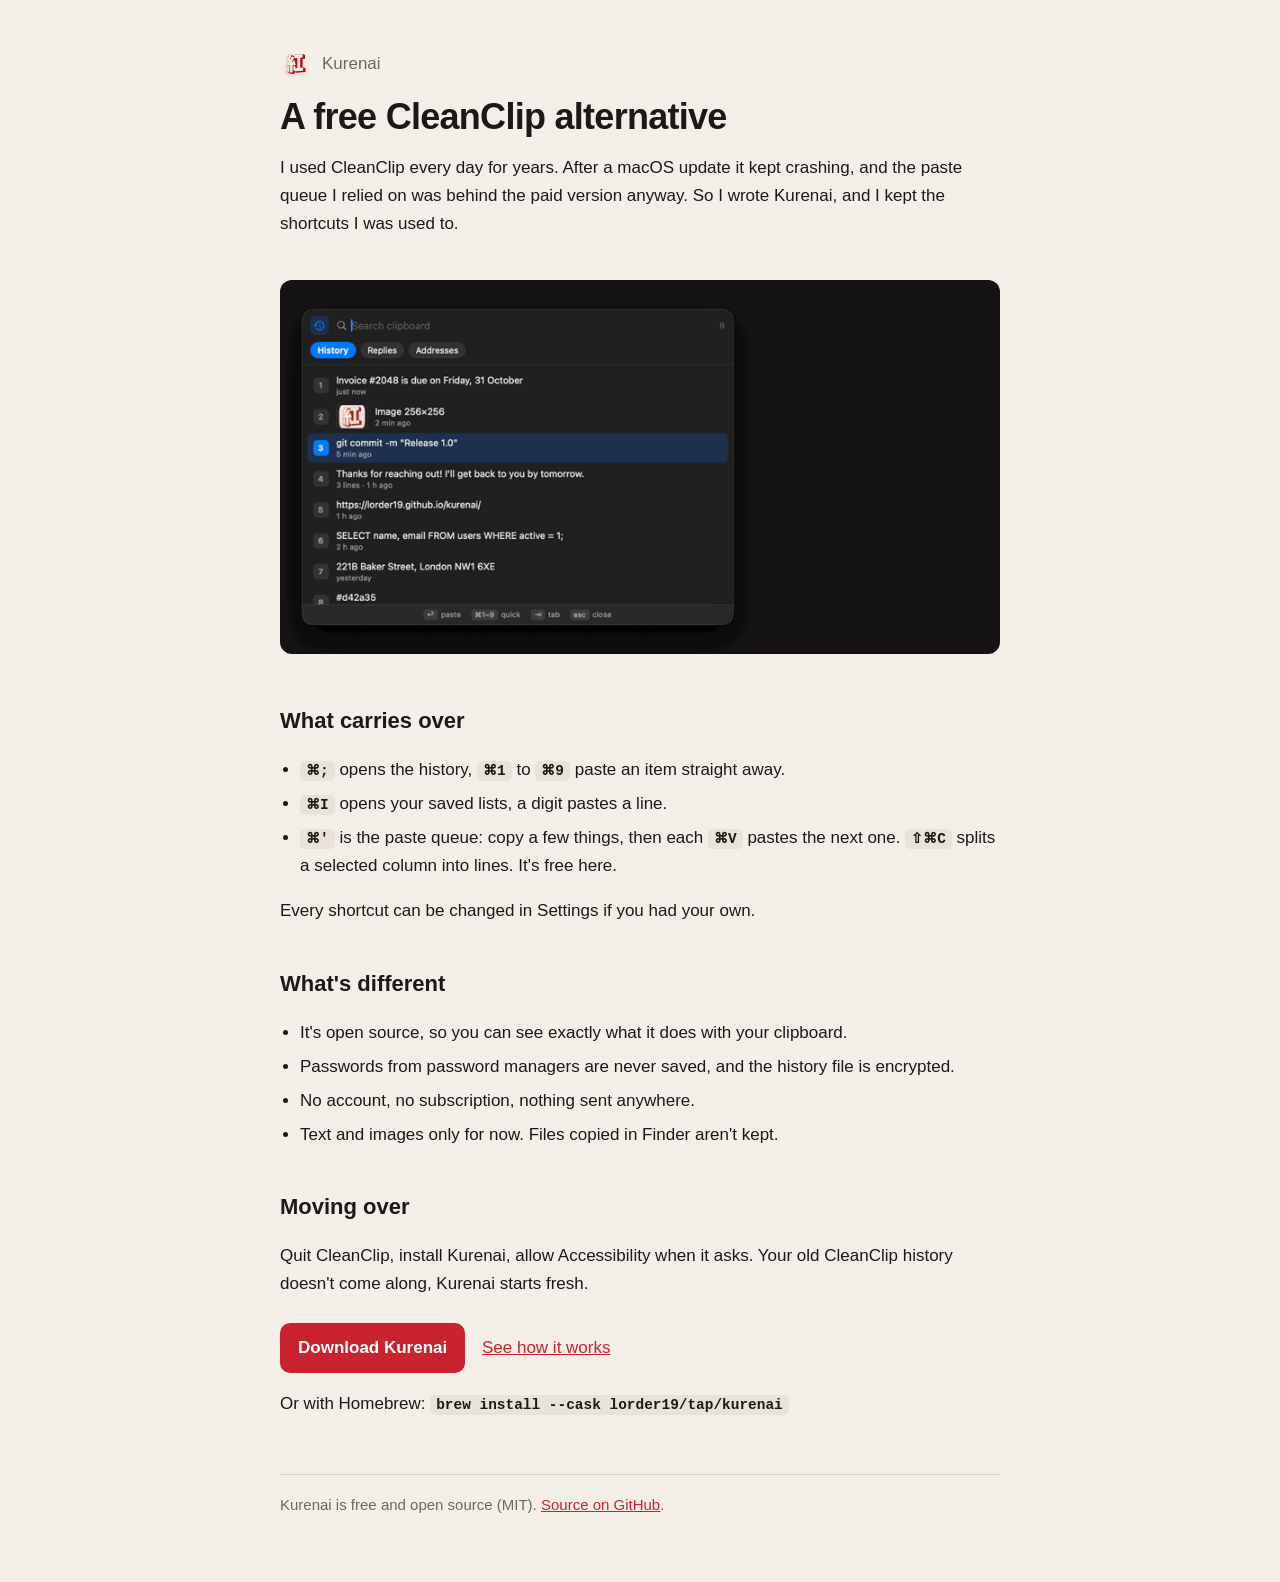
<file: docs/cleanclip-alternative/index.html>
<!doctype html>
<html lang="en">
<head>
<meta charset="utf-8">
<meta name="viewport" content="width=device-width, initial-scale=1">
<title>A free CleanClip alternative for Mac: Kurenai</title>
<meta name="description" content="Looking for a CleanClip alternative? Kurenai is a free, open-source clipboard manager with history, saved lists and a paste queue, all from the keyboard.">
<link rel="canonical" href="https://lorder19.github.io/kurenai/cleanclip-alternative/">
<link rel="icon" href="../icon.png">
<meta property="og:title" content="A free CleanClip alternative for Mac: Kurenai">
<meta property="og:description" content="Looking for a CleanClip alternative? Kurenai is a free, open-source clipboard manager with history, saved lists and a paste queue, all from the keyboard.">
<meta property="og:image" content="https://lorder19.github.io/kurenai/social.png">
<style>
  :root { --paper:#f3efe8; --ink:#1b1918; --soft:#6d6660; --line:#d9d2c7; --red:#c8232f; --key:#e8e2d8; }
  @media (prefers-color-scheme: dark) { :root { --paper:#131211; --ink:#ece7df; --soft:#9a938a; --line:#2c2926; --key:#2a2724; } }
  body { margin:0; background:var(--paper); color:var(--ink); font:17px/1.65 -apple-system, BlinkMacSystemFont, "Helvetica Neue", sans-serif; }
  .wrap { max-width:720px; margin:0 auto; padding:48px 20px 64px; }
  a { color:var(--red); }
  h1 { font-size:36px; line-height:1.15; letter-spacing:-0.02em; margin:16px 0 12px; }
  h2 { font-size:22px; margin:40px 0 10px; }
  kbd, code { font:600 0.85em ui-monospace, Menlo, monospace; background:var(--key); border-radius:5px; padding:2px 6px; }
  .top { display:flex; gap:10px; align-items:center; color:var(--soft); text-decoration:none; }
  .top img { width:32px; height:32px; }
  .btn { display:inline-block; background:var(--red); color:#fff; text-decoration:none; padding:11px 18px; border-radius:10px; font-weight:600; margin:8px 12px 0 0; }
  img.demo { width:100%; height:auto; border-radius:12px; margin:24px 0 0; }
  ul { padding-left:20px; } li { margin:6px 0; }
  footer { margin-top:56px; padding-top:18px; border-top:1px solid var(--line); color:var(--soft); font-size:15px; }
</style>
</head>
<body><div class="wrap">
<a class="top" href="../"><img src="../icon.png" alt="">Kurenai</a>
<h1>A free CleanClip alternative</h1>
<p>I used CleanClip every day for years. After a macOS update it kept crashing, and the paste queue I relied on was behind the paid version anyway. So I wrote Kurenai, and I kept the shortcuts I was used to.</p>
<img class="demo" src="../demo.gif" alt="Kurenai history and paste queue">
<h2>What carries over</h2>
<ul>
<li><kbd>⌘;</kbd> opens the history, <kbd>⌘1</kbd> to <kbd>⌘9</kbd> paste an item straight away.</li>
<li><kbd>⌘I</kbd> opens your saved lists, a digit pastes a line.</li>
<li><kbd>⌘'</kbd> is the paste queue: copy a few things, then each <kbd>⌘V</kbd> pastes the next one. <kbd>⇧⌘C</kbd> splits a selected column into lines. It's free here.</li>
</ul>
<p>Every shortcut can be changed in Settings if you had your own.</p>
<h2>What's different</h2>
<ul>
<li>It's open source, so you can see exactly what it does with your clipboard.</li>
<li>Passwords from password managers are never saved, and the history file is encrypted.</li>
<li>No account, no subscription, nothing sent anywhere.</li>
<li>Text and images only for now. Files copied in Finder aren't kept.</li>
</ul>
<h2>Moving over</h2>
<p>Quit CleanClip, install Kurenai, allow Accessibility when it asks. Your old CleanClip history doesn't come along, Kurenai starts fresh.</p>

<p><a class="btn" href="https://github.com/Lorder19/kurenai/releases/latest">Download Kurenai</a> <a href="../">See how it works</a></p>
<p>Or with Homebrew: <code>brew install --cask lorder19/tap/kurenai</code></p>
<footer>Kurenai is free and open source (MIT). <a href="https://github.com/Lorder19/kurenai">Source on GitHub</a>.</footer>
</div></body></html>
</file>
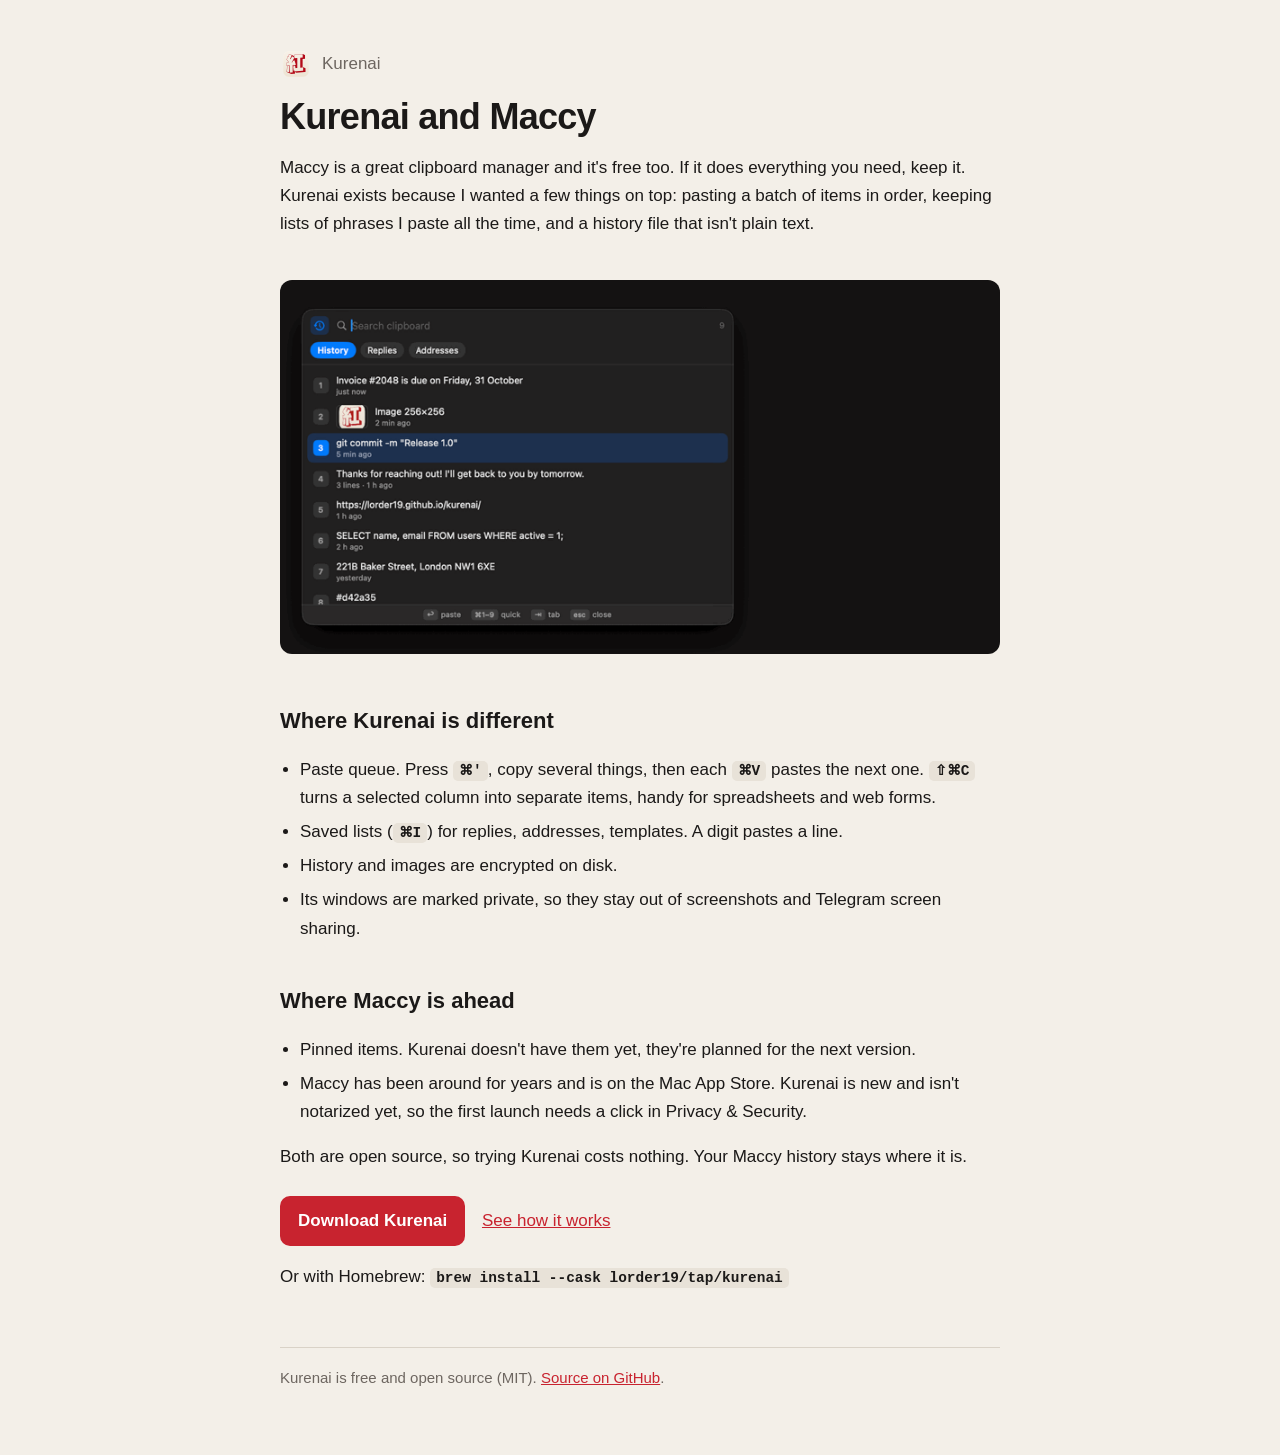
<file: docs/maccy-alternative/index.html>
<!doctype html>
<html lang="en">
<head>
<meta charset="utf-8">
<meta name="viewport" content="width=device-width, initial-scale=1">
<title>Kurenai vs Maccy: a Maccy alternative with a paste queue</title>
<meta name="description" content="Kurenai is a free, open-source clipboard manager for Mac like Maccy, with a paste queue, saved lists and encrypted history. Here is how they differ.">
<link rel="canonical" href="https://lorder19.github.io/kurenai/maccy-alternative/">
<link rel="icon" href="../icon.png">
<meta property="og:title" content="Kurenai vs Maccy: a Maccy alternative with a paste queue">
<meta property="og:description" content="Kurenai is a free, open-source clipboard manager for Mac like Maccy, with a paste queue, saved lists and encrypted history. Here is how they differ.">
<meta property="og:image" content="https://lorder19.github.io/kurenai/social.png">
<style>
  :root { --paper:#f3efe8; --ink:#1b1918; --soft:#6d6660; --line:#d9d2c7; --red:#c8232f; --key:#e8e2d8; }
  @media (prefers-color-scheme: dark) { :root { --paper:#131211; --ink:#ece7df; --soft:#9a938a; --line:#2c2926; --key:#2a2724; } }
  body { margin:0; background:var(--paper); color:var(--ink); font:17px/1.65 -apple-system, BlinkMacSystemFont, "Helvetica Neue", sans-serif; }
  .wrap { max-width:720px; margin:0 auto; padding:48px 20px 64px; }
  a { color:var(--red); }
  h1 { font-size:36px; line-height:1.15; letter-spacing:-0.02em; margin:16px 0 12px; }
  h2 { font-size:22px; margin:40px 0 10px; }
  kbd, code { font:600 0.85em ui-monospace, Menlo, monospace; background:var(--key); border-radius:5px; padding:2px 6px; }
  .top { display:flex; gap:10px; align-items:center; color:var(--soft); text-decoration:none; }
  .top img { width:32px; height:32px; }
  .btn { display:inline-block; background:var(--red); color:#fff; text-decoration:none; padding:11px 18px; border-radius:10px; font-weight:600; margin:8px 12px 0 0; }
  img.demo { width:100%; height:auto; border-radius:12px; margin:24px 0 0; }
  ul { padding-left:20px; } li { margin:6px 0; }
  footer { margin-top:56px; padding-top:18px; border-top:1px solid var(--line); color:var(--soft); font-size:15px; }
</style>
</head>
<body><div class="wrap">
<a class="top" href="../"><img src="../icon.png" alt="">Kurenai</a>
<h1>Kurenai and Maccy</h1>
<p>Maccy is a great clipboard manager and it's free too. If it does everything you need, keep it. Kurenai exists because I wanted a few things on top: pasting a batch of items in order, keeping lists of phrases I paste all the time, and a history file that isn't plain text.</p>
<img class="demo" src="../demo.gif" alt="Kurenai history and paste queue">
<h2>Where Kurenai is different</h2>
<ul>
<li>Paste queue. Press <kbd>⌘'</kbd>, copy several things, then each <kbd>⌘V</kbd> pastes the next one. <kbd>⇧⌘C</kbd> turns a selected column into separate items, handy for spreadsheets and web forms.</li>
<li>Saved lists (<kbd>⌘I</kbd>) for replies, addresses, templates. A digit pastes a line.</li>
<li>History and images are encrypted on disk.</li>
<li>Its windows are marked private, so they stay out of screenshots and Telegram screen sharing.</li>
</ul>
<h2>Where Maccy is ahead</h2>
<ul>
<li>Pinned items. Kurenai doesn't have them yet, they're planned for the next version.</li>
<li>Maccy has been around for years and is on the Mac App Store. Kurenai is new and isn't notarized yet, so the first launch needs a click in Privacy &amp; Security.</li>
</ul>
<p>Both are open source, so trying Kurenai costs nothing. Your Maccy history stays where it is.</p>

<p><a class="btn" href="https://github.com/Lorder19/kurenai/releases/latest">Download Kurenai</a> <a href="../">See how it works</a></p>
<p>Or with Homebrew: <code>brew install --cask lorder19/tap/kurenai</code></p>
<footer>Kurenai is free and open source (MIT). <a href="https://github.com/Lorder19/kurenai">Source on GitHub</a>.</footer>
</div></body></html>
</file>
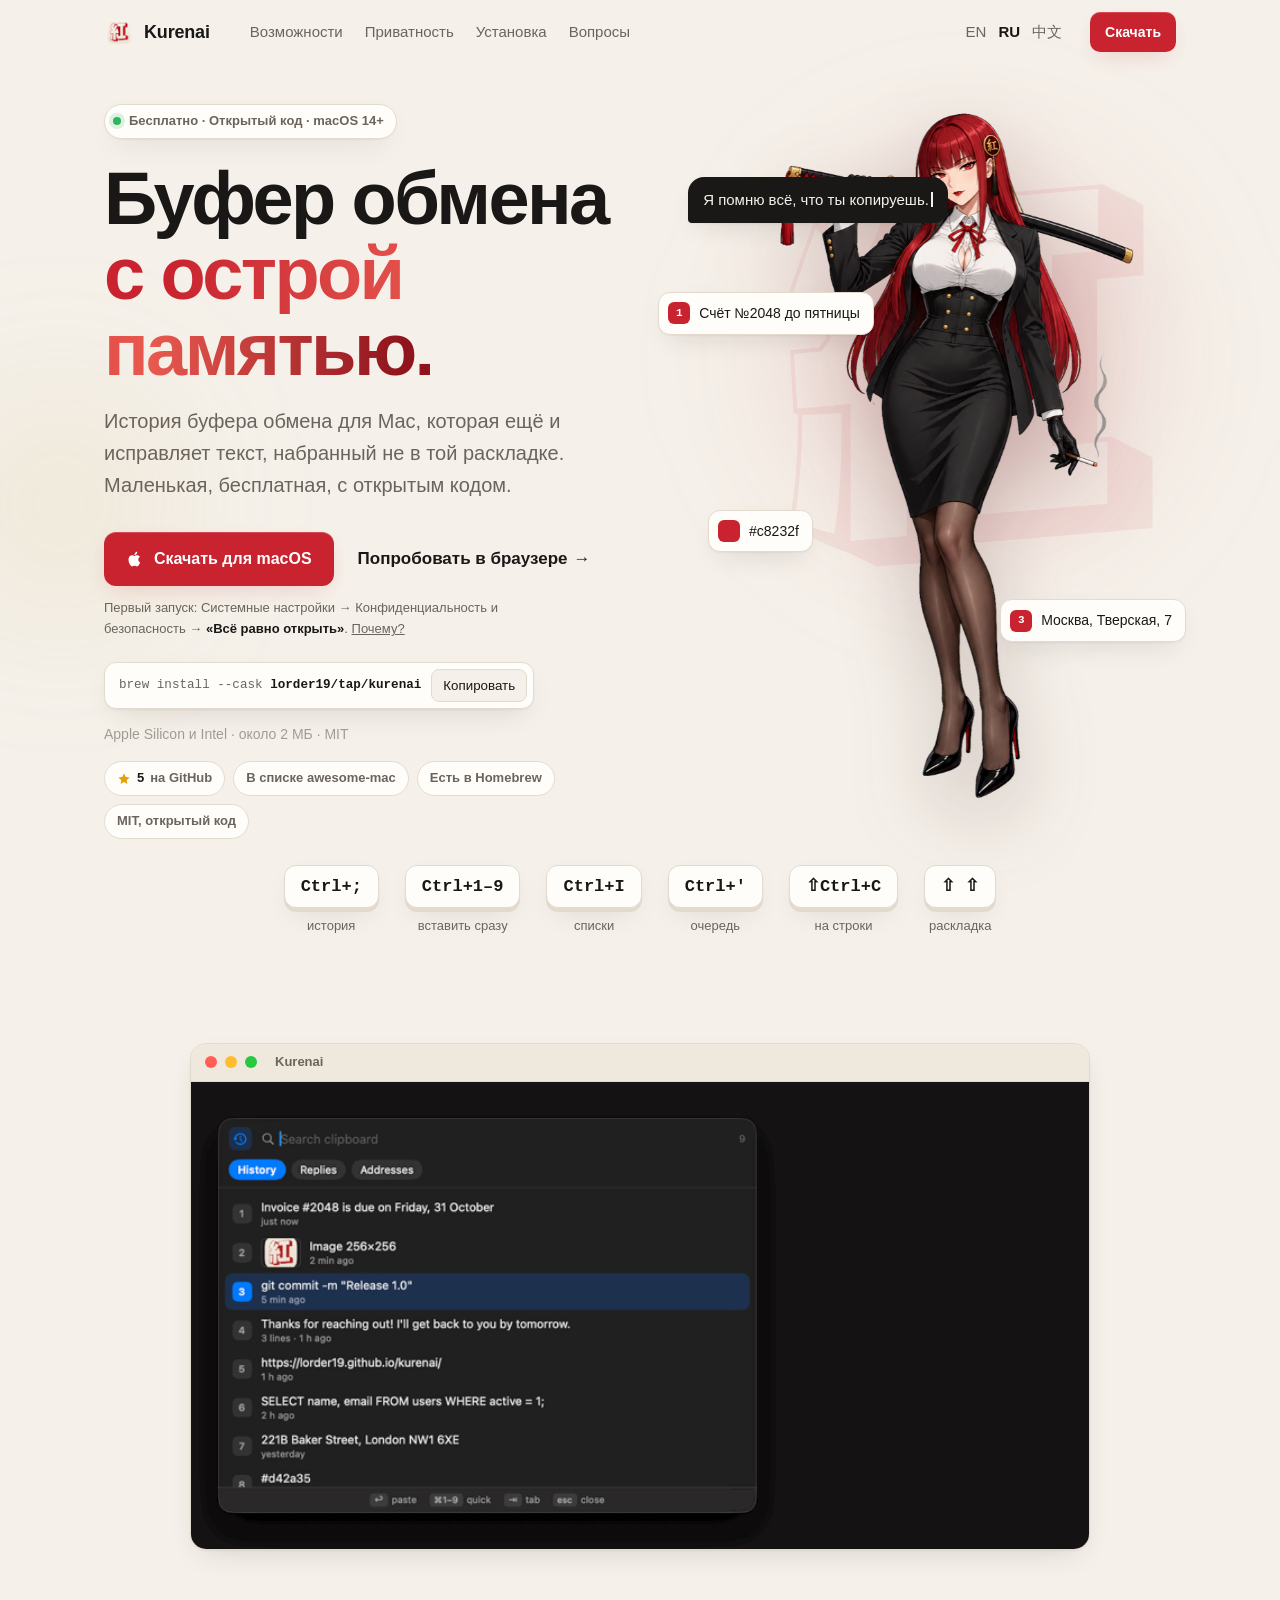
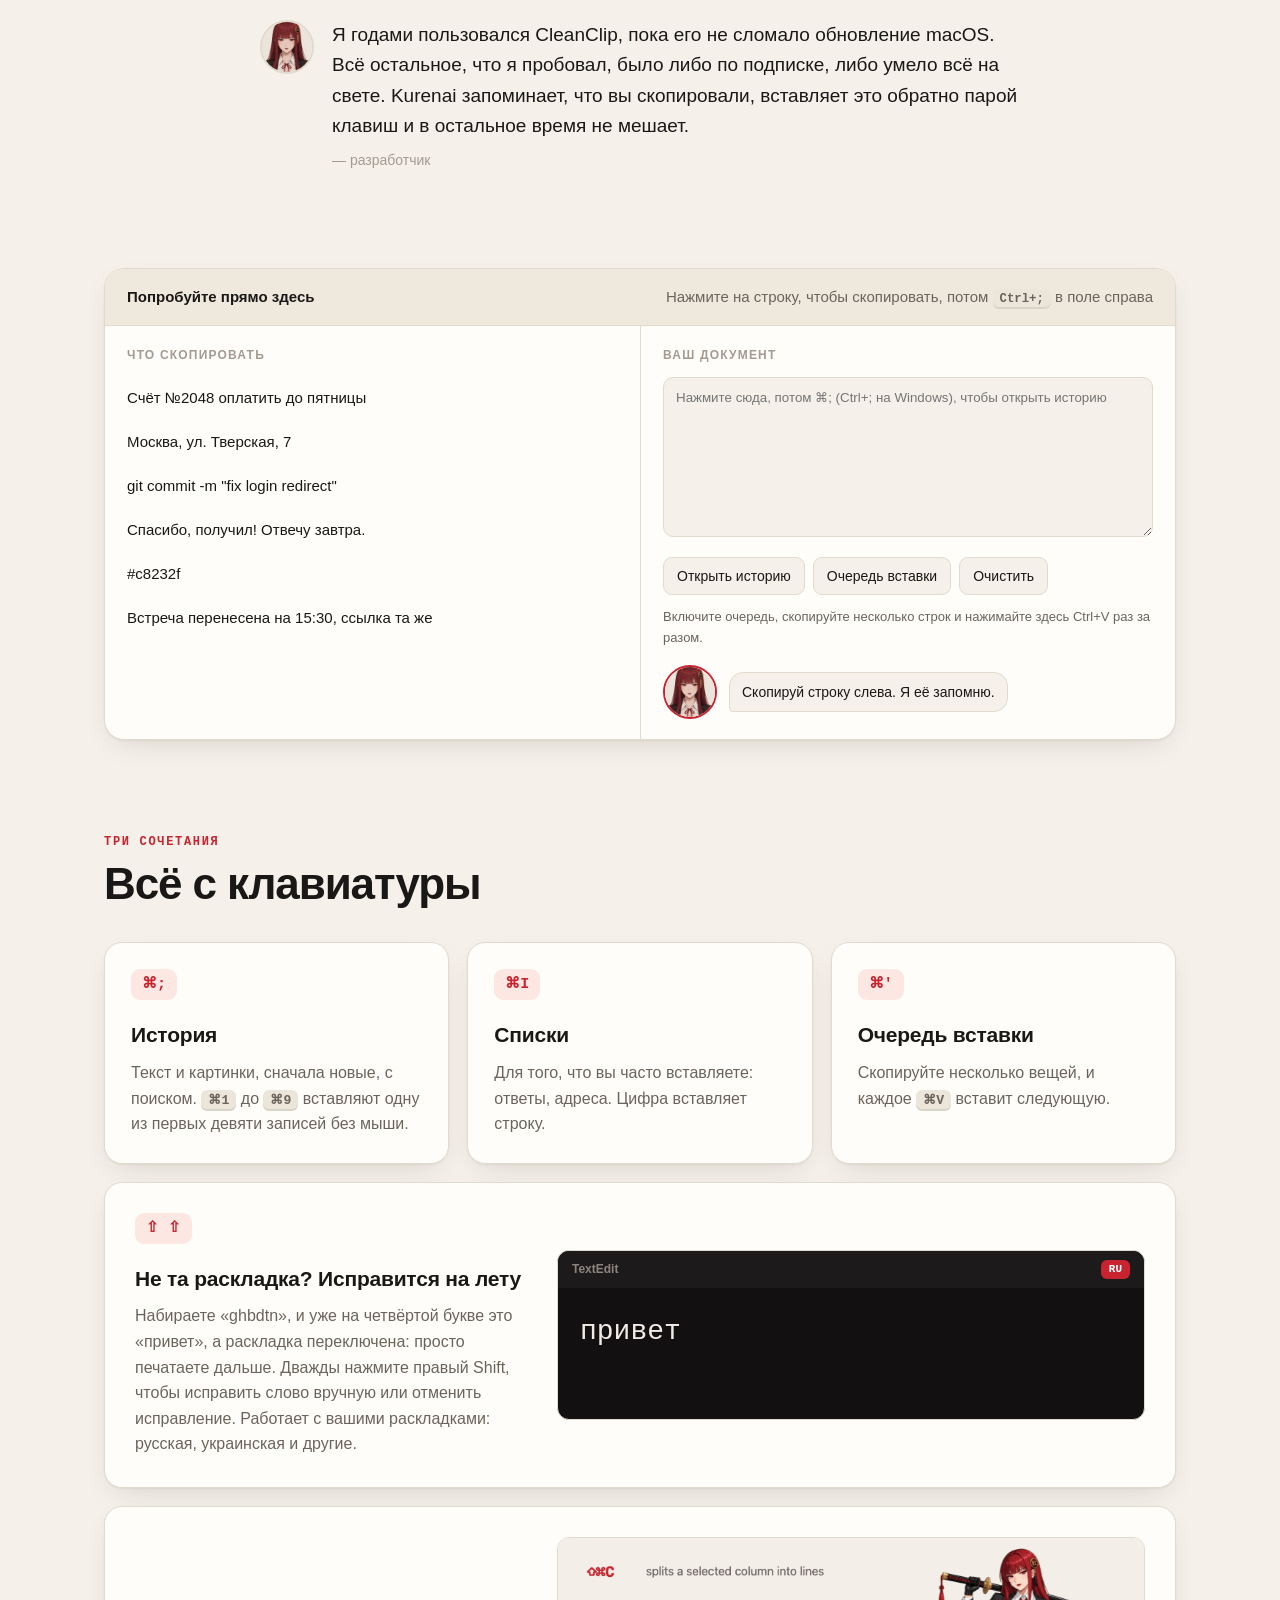
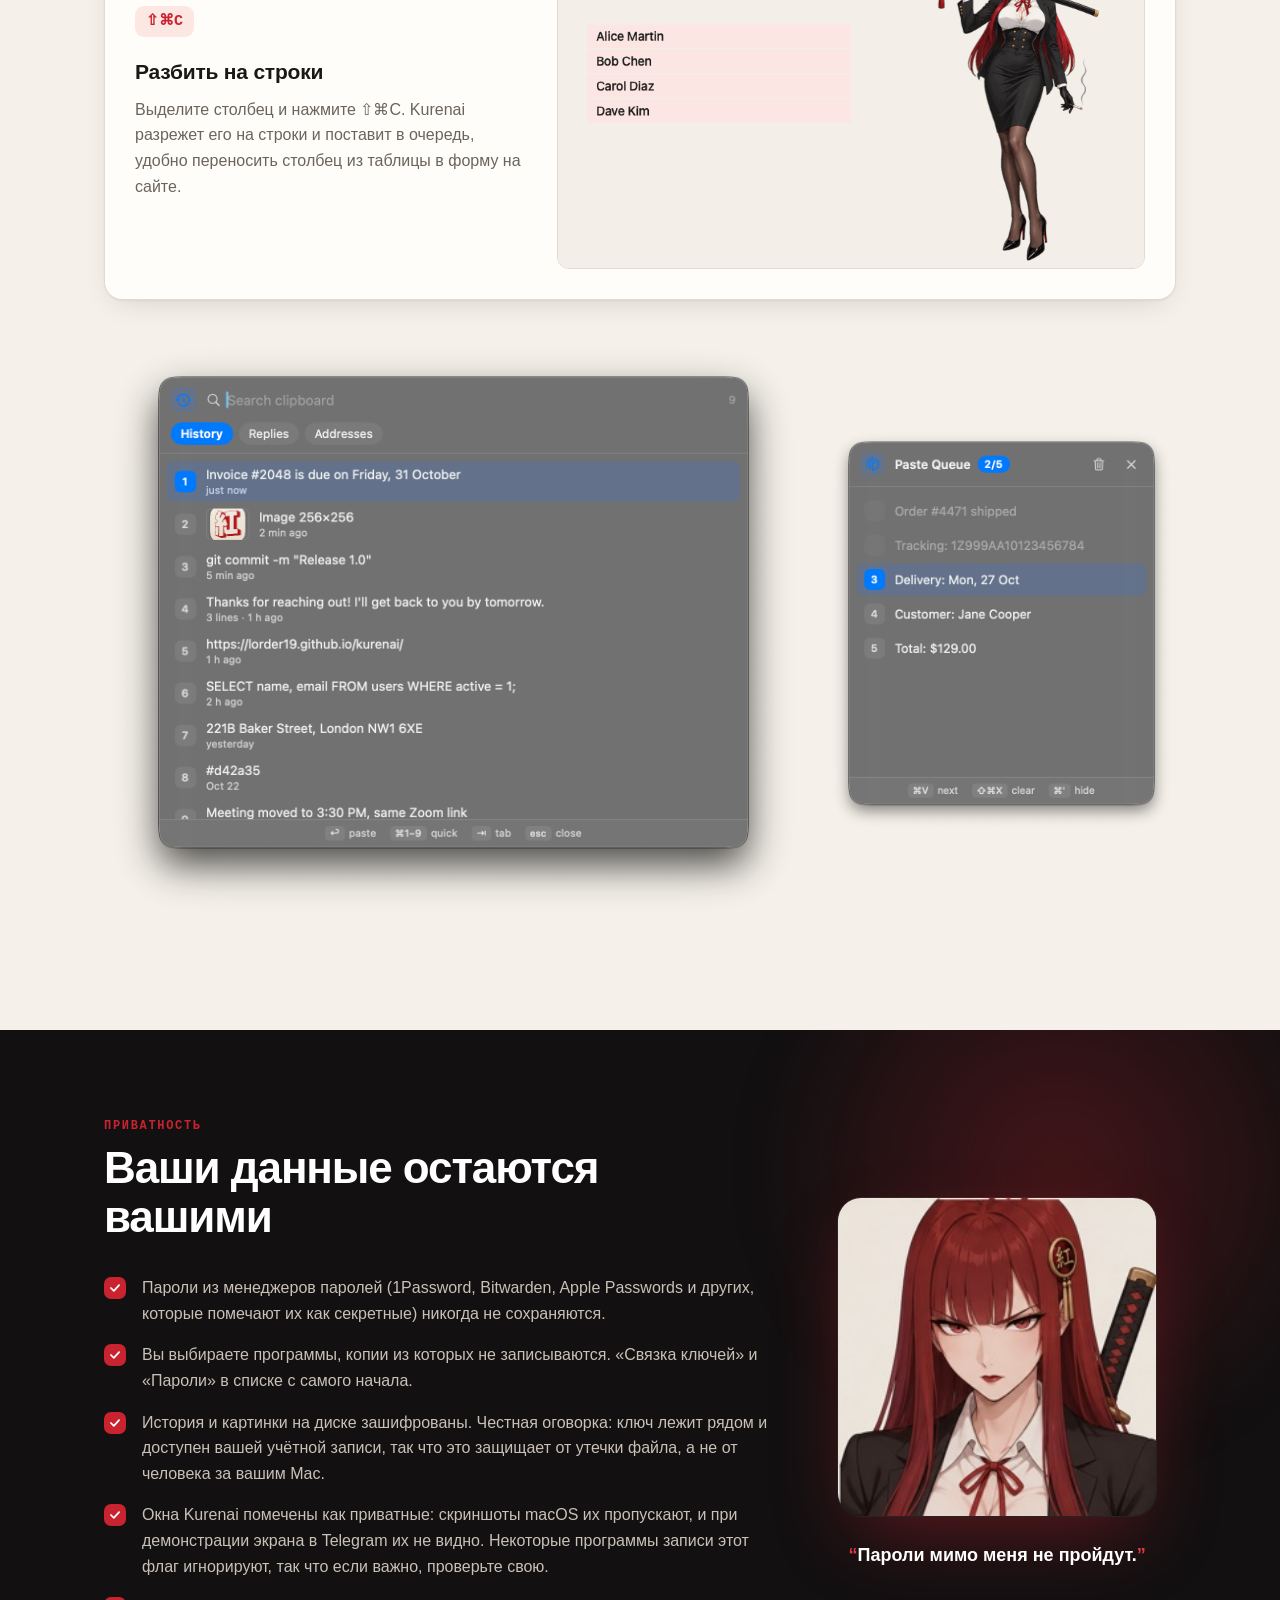
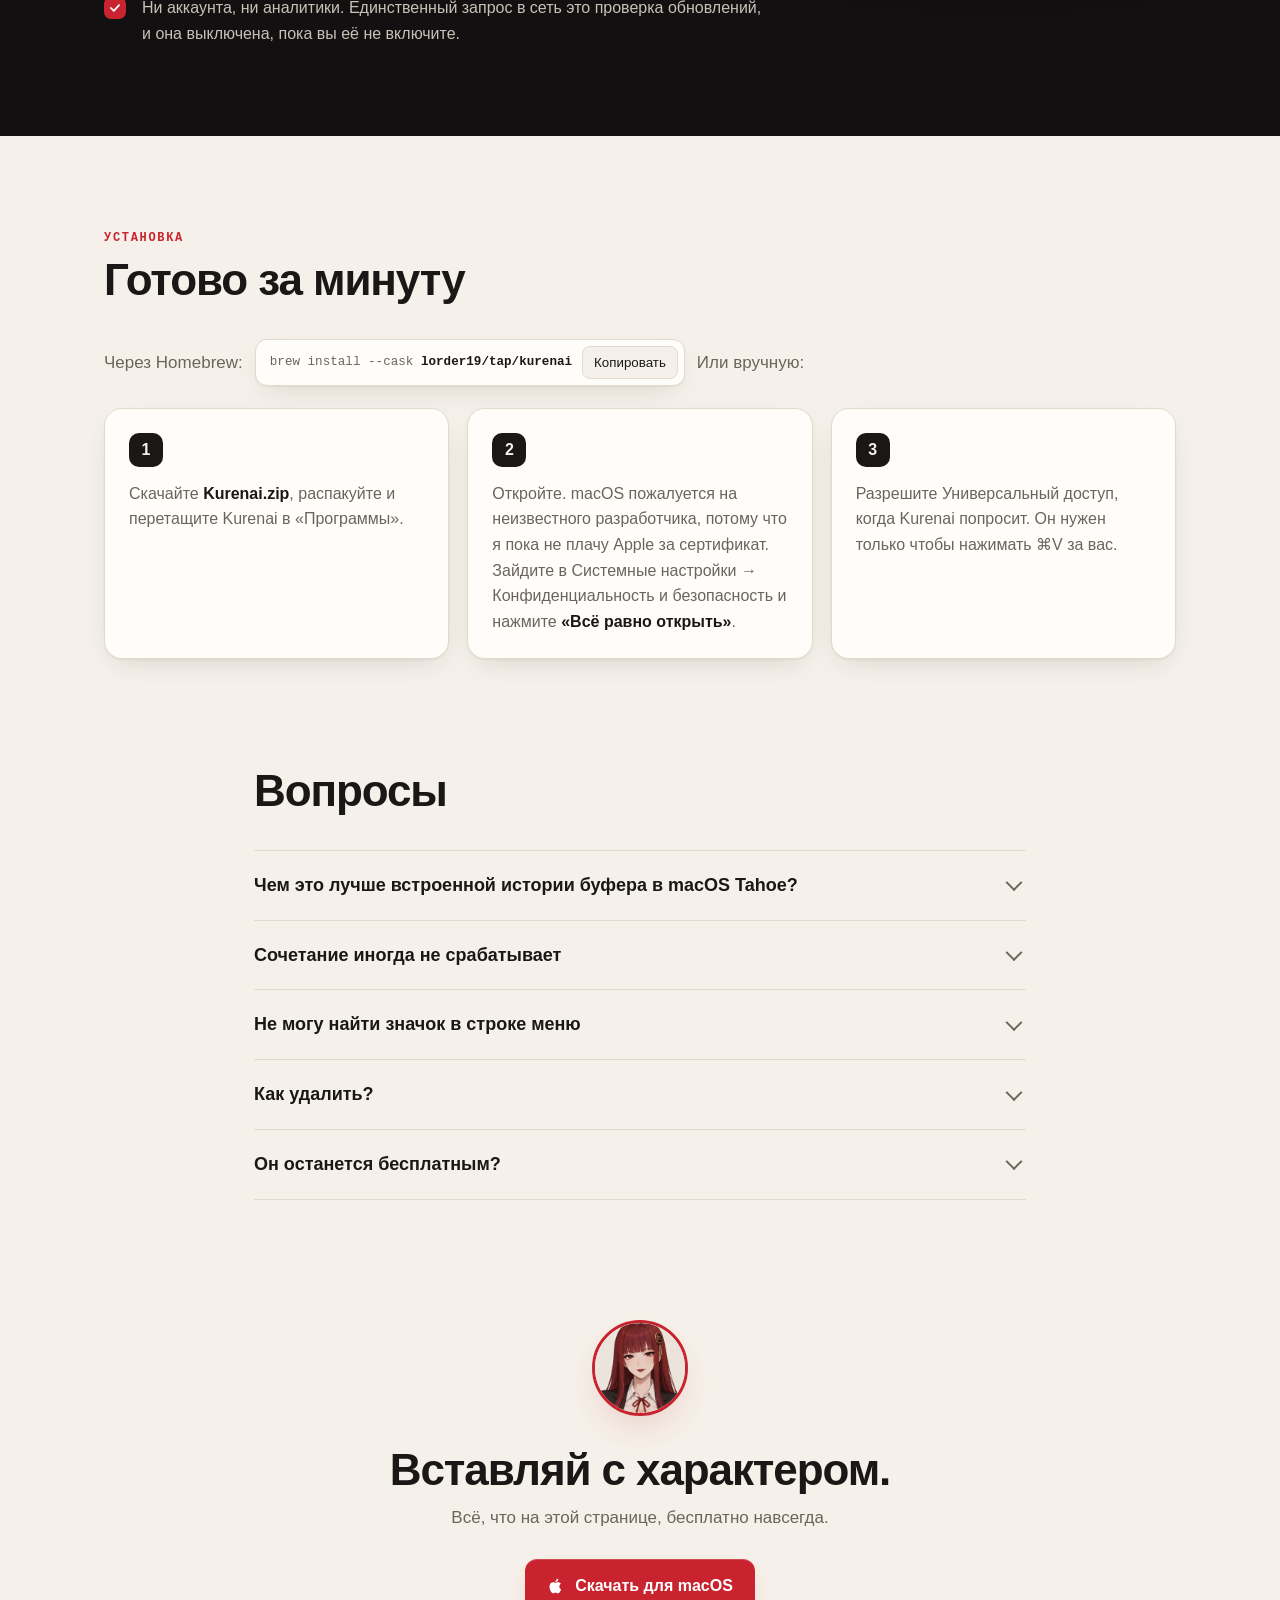
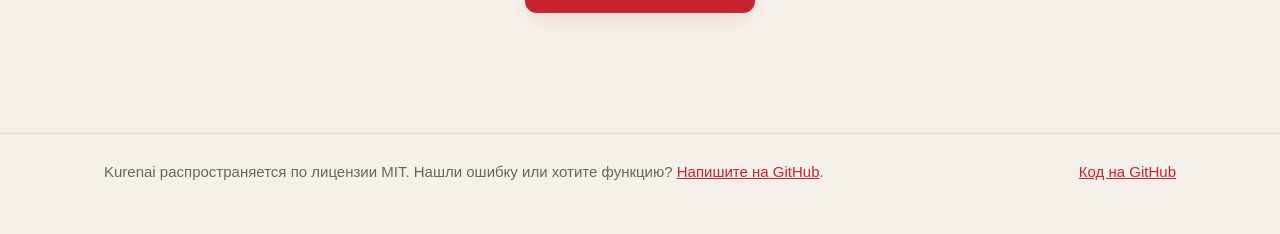
<file: docs/ru/index.html>
<!doctype html>
<html lang="ru">
<head>
<meta charset="utf-8">
<meta name="viewport" content="width=device-width, initial-scale=1">
<title>Kurenai, история буфера обмена для Mac</title>
<meta name="description" content="Бесплатный менеджер буфера обмена для macOS с открытым кодом. История, списки фраз и очередь вставки. Не сохраняет пароли, шифрует историю, без аккаунта.">
<link rel="alternate" hreflang="en" href="https://lorder19.github.io/kurenai/">
<link rel="alternate" hreflang="ru" href="https://lorder19.github.io/kurenai/ru/">
<link rel="alternate" hreflang="zh-Hans" href="https://lorder19.github.io/kurenai/zh/">
<link rel="alternate" hreflang="x-default" href="https://lorder19.github.io/kurenai/">
<link rel="canonical" href="https://lorder19.github.io/kurenai/ru/">
<meta name="yandex-verification" content="3db8ea6a66ca079a" />
<link rel="icon" href="../icon.png">
<meta name="theme-color" content="#f5f1ea" media="(prefers-color-scheme: light)">
<meta name="theme-color" content="#0f0e0e" media="(prefers-color-scheme: dark)">
<meta property="og:title" content="Kurenai">
<meta property="og:description" content="История буфера обмена для Mac. Маленький, бесплатный, с открытым кодом.">
<meta property="og:image" content="https://lorder19.github.io/kurenai/social.png">
<meta name="twitter:card" content="summary_large_image">
<link rel="preload" as="image" href="../mascot/kurenai.png">
<style>
:root {
  --paper: #f5f1ea; --paper-2: #efe8dd; --ink: #1a1817; --soft: #6b645d; --faint: #a39b91; --line: #e2dacd; --card: #fffdf9;
  --red: #c8232f; --red-2: #e03a45; --red-ink: #8f141d; --key: #ece5da; --hl: #fde7e3; --glow: rgba(200, 35, 47, .22);
  --shadow: 0 1px 2px rgba(40, 20, 10, .05), 0 10px 30px -12px rgba(40, 20, 10, .18);
  --radius: 18px;
}
@media (prefers-color-scheme: dark) {
  :root { --paper: #0f0e0e; --paper-2: #161414; --ink: #efe9e1; --soft: #a39b92; --faint: #6b645d; --line: #2a2725; --card: #181615;
          --key: #26231f; --hl: #3a1d1e; --glow: rgba(224, 58, 69, .28); --shadow: 0 1px 2px rgba(0,0,0,.4), 0 14px 40px -14px rgba(0,0,0,.7); }
}
* { box-sizing: border-box; }
html { overflow-x: clip; -webkit-text-size-adjust: 100%; scroll-behavior: smooth; scroll-padding-top: 76px; }
body { margin: 0; background: var(--paper); color: var(--ink); overflow-x: hidden;
       font: 17px/1.6 -apple-system, BlinkMacSystemFont, "SF Pro Text", "Helvetica Neue", "PingFang SC", sans-serif; -webkit-font-smoothing: antialiased; }
a { color: var(--red); }
img { max-width: 100%; }
.wrap { max-width: 1120px; margin: 0 auto; padding: 0 24px; }
kbd { font: 600 .82em/1 ui-monospace, "SF Mono", Menlo, monospace; background: var(--key); border-radius: 6px; padding: 3px 7px;
      white-space: nowrap; box-shadow: inset 0 -2px 0 rgba(0,0,0,.08); }
code { font: .9em ui-monospace, "SF Mono", Menlo, monospace; }

/* nav */
.nav { position: sticky; top: 0; z-index: 20; transition: background .3s, box-shadow .3s, backdrop-filter .3s; }
.nav.solid { background: color-mix(in srgb, var(--paper) 78%, transparent); backdrop-filter: saturate(1.6) blur(16px);
             -webkit-backdrop-filter: saturate(1.6) blur(16px); box-shadow: 0 1px 0 var(--line); }
.nav .wrap { display: flex; align-items: center; gap: 28px; height: 64px; }
.brand { display: flex; align-items: center; gap: 10px; font-weight: 700; font-size: 18px; color: var(--ink); text-decoration: none; letter-spacing: -.01em; }
.brand img { width: 30px; height: 30px; }
.nav .links { display: flex; gap: 22px; margin-left: 12px; }
.nav .links a, .langs a { color: var(--soft); text-decoration: none; font-size: 15px; transition: color .2s; }
.nav .links a:hover, .langs a:hover { color: var(--ink); }
.langs { margin-left: auto; display: flex; gap: 12px; }
.langs a[aria-current] { color: var(--ink); font-weight: 600; }
.btn { display: inline-flex; align-items: center; gap: 10px; background: var(--red); color: #fff; text-decoration: none; font-weight: 600;
       padding: 14px 22px; border-radius: 12px; border: 0; cursor: pointer; font-size: 16px; position: relative; overflow: hidden;
       box-shadow: 0 8px 24px -8px var(--glow), inset 0 1px 0 rgba(255,255,255,.18); transition: transform .2s, box-shadow .2s, background .2s; }
.btn:hover { background: var(--red-2); transform: translateY(-1px); box-shadow: 0 14px 30px -10px var(--glow), inset 0 1px 0 rgba(255,255,255,.2); }
.btn::after { content: ""; position: absolute; inset: 0; background: linear-gradient(110deg, transparent 30%, rgba(255,255,255,.28) 50%, transparent 70%);
              transform: translateX(-120%); animation: shine 5s ease-in-out infinite 2s; }
@keyframes shine { 0%, 70% { transform: translateX(-120%); } 85%, 100% { transform: translateX(120%); } }
.btn.sm { padding: 9px 15px; font-size: 14px; border-radius: 10px; }
.btn svg { width: 18px; height: 18px; flex: none; }
.ghost { color: var(--ink); text-decoration: none; font-weight: 600; padding: 14px 6px; display: inline-flex; gap: 6px; align-items: center; }
.ghost span { transition: transform .2s; } .ghost:hover span { transform: translateX(4px); }

/* hero */
.hero { position: relative; padding: 40px 0 30px; }
.hero .herogrid { display: grid; grid-template-columns: 1.05fr .95fr; align-items: center; gap: 24px; min-height: 640px; }
.glow { position: absolute; z-index: 0; border-radius: 50%; filter: blur(70px); pointer-events: none; }
.glow.a { width: 520px; height: 520px; right: 4%; top: 30px; background: radial-gradient(circle, var(--glow), transparent 65%); animation: pulse 7s ease-in-out infinite; }
.glow.b { width: 360px; height: 360px; left: -120px; top: 260px; background: radial-gradient(circle, rgba(201,162,74,.16), transparent 65%); animation: pulse 9s ease-in-out infinite 1s; }
@keyframes pulse { 50% { transform: scale(1.12); opacity: .75; } }
.copy { position: relative; z-index: 2; }
.eyebrow { display: inline-flex; align-items: center; gap: 8px; font-size: 13px; font-weight: 600; color: var(--soft);
           border: 1px solid var(--line); background: var(--card); border-radius: 999px; padding: 6px 12px 6px 8px; box-shadow: var(--shadow); }
.eyebrow i { width: 8px; height: 8px; border-radius: 50%; background: #2fb55d; box-shadow: 0 0 0 4px rgba(47,181,93,.16); }
h1 { font-size: clamp(42px, 6.2vw, 74px); line-height: 1.02; letter-spacing: -.035em; margin: 22px 0 18px; font-weight: 800; }
h1 em { font-style: normal; background: linear-gradient(92deg, var(--red) 10%, #e8594f 55%, var(--red-ink) 95%);
        -webkit-background-clip: text; background-clip: text; color: transparent; }
.lede { font-size: 20px; color: var(--soft); margin: 0 0 30px; max-width: 30em; }
.actions { display: flex; flex-wrap: wrap; gap: 12px 18px; align-items: center; }
.brew { margin: 22px 0 0; display: inline-flex; align-items: center; gap: 10px; background: var(--card); border: 1px solid var(--line);
        border-radius: 12px; padding: 6px 6px 6px 14px; font-size: 14px; max-width: 100%; box-shadow: var(--shadow); }
.brew code { color: var(--soft); overflow: hidden; text-overflow: ellipsis; white-space: nowrap; }
.brew code b { color: var(--ink); font-weight: 600; }
.brew button { font: 600 13px/1 inherit; font-family: inherit; border: 1px solid var(--line); background: var(--paper); color: var(--ink);
               padding: 8px 11px; border-radius: 8px; cursor: pointer; min-width: 64px; transition: background .2s; }
.brew button.ok { background: var(--red); border-color: var(--red); color: #fff; }
.meta { color: var(--faint); font-size: 14px; margin: 14px 0 0; }
.first { font-size: 13px; color: var(--soft); margin: 12px 0 0; max-width: 34em; }
.first b { color: var(--ink); font-weight: 600; }
.first a { color: var(--soft); }
.trust { display: flex; flex-wrap: wrap; gap: 8px; margin: 16px 0 0; }
.trust a { display: inline-flex; align-items: center; gap: 6px; font-size: 13px; font-weight: 600; color: var(--soft); text-decoration: none;
           border: 1px solid var(--line); background: var(--card); border-radius: 999px; padding: 6px 12px; transition: color .2s, border-color .2s, transform .2s; }
.trust a:hover { color: var(--ink); border-color: var(--faint); transform: translateY(-1px); }
.trust svg { width: 14px; height: 14px; color: #e3a008; }
.trust b { color: var(--ink); }

.stage { position: relative; z-index: 1; height: 640px; }
.kanji { position: absolute; right: 2%; top: 4%; width: 78%; opacity: .07; color: var(--red); }
@media (prefers-color-scheme: dark) { .kanji { opacity: .1; } }
.girl { position: absolute; right: 8%; bottom: -10px; height: 108%; will-change: transform; transition: transform .25s ease-out; }
.girl img { height: 100%; width: auto; display: block; transform-origin: 50% 100%; animation: breathe 5.5s ease-in-out infinite;
            filter: drop-shadow(0 30px 40px rgba(60, 10, 10, .22)); }
@keyframes breathe { 50% { transform: scale(1.005, 1.011); } }
.chip { position: absolute; z-index: 3; display: flex; align-items: center; gap: 9px; background: var(--card); border: 1px solid var(--line);
        border-radius: 12px; padding: 9px 13px 9px 9px; font-size: 14px; white-space: nowrap; box-shadow: var(--shadow);
        animation: float 6s ease-in-out infinite; }
.chip b { font: 700 11px/1 ui-monospace, Menlo, monospace; background: var(--red); color: #fff; width: 22px; height: 22px; border-radius: 6px;
          display: grid; place-items: center; flex: none; }
.chip .sw { width: 22px; height: 22px; border-radius: 6px; background: #c8232f; flex: none; }
.chip.c1 { left: -4%; top: 22%; } .chip.c2 { left: 6%; top: 56%; animation-delay: -2s; } .chip.c3 { right: -2%; top: 70%; animation-delay: -4s; }
@keyframes float { 50% { transform: translateY(-12px); } }
.say { position: absolute; z-index: 4; left: 2%; top: 4%; max-width: 260px; background: var(--ink); color: var(--paper);
       border-radius: 16px 16px 16px 4px; padding: 11px 15px; font-size: 15px; font-weight: 500; box-shadow: var(--shadow); min-height: 46px; }
.say .cur { display: inline-block; width: 2px; height: 1em; background: currentColor; vertical-align: -2px; margin-left: 2px; animation: blink 1s steps(1) infinite; }
@keyframes blink { 50% { opacity: 0; } }

/* keycaps */
.keys { display: flex; flex-wrap: wrap; justify-content: center; gap: 14px 26px; padding: 26px 0 6px; position: relative; z-index: 2; }
.cap { display: flex; flex-direction: column; align-items: center; gap: 8px; font-size: 13px; color: var(--soft); }
.cap kbd { font-size: 17px; padding: 12px 16px; min-width: 62px; text-align: center; border-radius: 12px; background: var(--card);
           border: 1px solid var(--line); box-shadow: 0 4px 0 var(--line), var(--shadow); transition: transform .12s, box-shadow .12s, color .12s; color: var(--ink); }
.cap.down kbd { transform: translateY(3px); box-shadow: 0 1px 0 var(--line), var(--shadow); color: var(--red); }

/* sections */
section { padding: 96px 0 0; position: relative; }
.kicker { font: 700 12px/1 ui-monospace, Menlo, monospace; letter-spacing: .14em; text-transform: uppercase; color: var(--red); }
h2 { font-size: clamp(30px, 4vw, 44px); letter-spacing: -.025em; line-height: 1.1; margin: 12px 0 34px; font-weight: 800; }
.window { border-radius: 16px; overflow: hidden; background: var(--card); border: 1px solid var(--line); box-shadow: var(--shadow); }
.window .bar { height: 38px; display: flex; align-items: center; gap: 8px; padding: 0 14px; border-bottom: 1px solid var(--line); background: var(--paper-2); }
.window .bar i { width: 12px; height: 12px; border-radius: 50%; background: #ff5f57; } .window .bar i:nth-child(2) { background: #febc2e; } .window .bar i:nth-child(3) { background: #28c840; }
.window .bar span { margin-left: 10px; font-size: 13px; color: var(--soft); font-weight: 600; }
.window > img { display: block; width: 100%; height: auto; }
.demo { max-width: 900px; margin: 70px auto 0; }

.note { display: flex; gap: 18px; align-items: flex-start; max-width: 760px; margin: 70px auto 0; }
.note img { width: 54px; height: 54px; border-radius: 50%; object-fit: cover; object-position: 50% 12%; flex: none; border: 2px solid var(--line); }
.note p { margin: 0; font-size: 19px; line-height: 1.6; }
.note small { display: block; color: var(--faint); margin-top: 8px; font-size: 14px; }

/* features */
.grid { display: grid; grid-template-columns: repeat(3, 1fr); gap: 18px; }
.card { background: var(--card); border: 1px solid var(--line); border-radius: var(--radius); padding: 26px; box-shadow: var(--shadow);
        transition: transform .3s, box-shadow .3s, border-color .3s; position: relative; overflow: hidden; }
.card:hover { transform: translateY(-4px); border-color: color-mix(in srgb, var(--red) 35%, var(--line)); box-shadow: 0 20px 40px -20px var(--glow), var(--shadow); }
.card .k { font: 700 15px/1 ui-monospace, Menlo, monospace; color: var(--red); background: var(--hl); padding: 8px 11px; border-radius: 9px; display: inline-block; }
.card h3 { font-size: 21px; margin: 18px 0 8px; letter-spacing: -.01em; }
.card p { margin: 0; color: var(--soft); font-size: 16px; }
.wide { grid-column: 1 / -1; display: grid; grid-template-columns: .8fr 1.2fr; gap: 30px; align-items: center; padding: 30px; }
.wide img { border-radius: 12px; display: block; width: 100%; height: auto; border: 1px solid var(--line); }
.typer { background: #121011; border-radius: 12px; overflow: hidden; border: 1px solid var(--line); min-height: 170px; }
.typer-bar { display: flex; justify-content: space-between; align-items: center; padding: 9px 14px; background: #1c1a1b; color: #8d857d; font-size: 12px; font-weight: 600; }
.typer-bar b { background: var(--red); color: #fff; padding: 2px 8px; border-radius: 6px; font: 700 11px/1.4 ui-monospace, Menlo, monospace; }
.typer-text { padding: 26px 22px; color: #f1ebe3; font: 500 28px/1.3 ui-monospace, "SF Mono", Menlo, monospace; }
.typer-text #typer { transition: color .3s; }
.typer-text #typer.flip { color: #ff6b6b; text-shadow: 0 0 18px rgba(224,58,69,.6); }
.shots { display: grid; grid-template-columns: 2fr 1fr; gap: 24px; align-items: center; margin-top: 40px; }
.shots img { width: 100%; height: auto; display: block; }

/* playground */
.play { border: 1px solid var(--line); border-radius: 20px; background: var(--card); overflow: hidden; box-shadow: var(--shadow); }
.play-head { display: flex; justify-content: space-between; gap: 12px; flex-wrap: wrap; padding: 16px 22px; border-bottom: 1px solid var(--line); font-size: 15px; background: var(--paper-2); }
.play-head b { font-weight: 700; } .play-head span { color: var(--soft); }
.play-body { display: grid; grid-template-columns: 1fr 1fr; }
.col { padding: 20px 22px; } .col + .col { border-left: 1px solid var(--line); }
.col h3 { margin: 0 0 12px; font-size: 12px; font-weight: 700; color: var(--faint); text-transform: uppercase; letter-spacing: .1em; }
.src { list-style: none; margin: 0; padding: 0; }
.src li { padding: 9px 12px; margin: 0 -12px 2px; border-radius: 9px; cursor: pointer; font-size: 15px; transition: background .15s, transform .15s; }
.src li:hover { background: var(--hl); transform: translateX(3px); }
.src li.copied { animation: flash .55s; }
@keyframes flash { from { background: var(--red); color: #fff; } }
textarea { width: 100%; min-height: 160px; resize: vertical; border: 1px solid var(--line); border-radius: 10px; background: var(--paper);
           color: var(--ink); font: 15px/1.5 inherit; font-family: inherit; padding: 12px; transition: border-color .2s, box-shadow .2s; }
textarea:focus { outline: none; border-color: var(--red); box-shadow: 0 0 0 4px var(--hl); }
.row { display: flex; flex-wrap: wrap; gap: 8px; margin-top: 12px; }
.row button { font: inherit; font-size: 14px; border: 1px solid var(--line); background: var(--paper); color: var(--ink); padding: 7px 13px; border-radius: 9px; cursor: pointer; transition: background .15s, border-color .15s; }
.row button:hover { border-color: var(--faint); }
.row button[aria-pressed="true"] { background: var(--red); border-color: var(--red); color: #fff; }
.panel { position: absolute; left: 50%; top: 18px; transform: translateX(-50%) scale(.98); opacity: 0; pointer-events: none; width: min(420px, calc(100% - 24px));
         background: var(--card); border: 1px solid var(--line); border-radius: 14px; box-shadow: 0 30px 60px -10px rgba(0,0,0,.35); z-index: 3; transition: opacity .15s, transform .15s; }
.panel.open { opacity: 1; transform: translateX(-50%) scale(1); pointer-events: auto; }
.panel input { width: 100%; border: 0; border-bottom: 1px solid var(--line); background: transparent; color: var(--ink); font: inherit; padding: 13px 15px; outline: none; }
.panel ol { list-style: none; margin: 0; padding: 6px; max-height: 260px; overflow: auto; }
.panel li { display: flex; gap: 10px; align-items: center; padding: 8px 9px; border-radius: 8px; cursor: pointer; font-size: 15px; }
.panel li.sel { background: var(--hl); }
.panel li i { font-style: normal; font: 600 12px ui-monospace, Menlo, monospace; width: 20px; height: 20px; border-radius: 5px; display: grid; place-items: center; background: var(--key); flex: none; }
.panel li.sel i { background: var(--red); color: #fff; }
.panel .empty { padding: 14px; color: var(--soft); font-size: 15px; }
.stagebox { position: relative; }
.queue { margin: 12px 0 0; padding: 0; list-style: none; font-size: 14px; }
.queue li { padding: 3px 0; } .queue li.used { color: var(--faint); text-decoration: line-through; }
.queue li.next::before { content: "→ "; color: var(--red); }
.hint { color: var(--soft); font-size: 13px; margin: 10px 0 0; }
.kr { display: flex; gap: 12px; align-items: center; margin: 16px 0 0; }
.kr img { width: 54px; height: 54px; border-radius: 50%; object-fit: cover; object-position: 50% 15%; flex: none; border: 2px solid var(--red); transition: transform .2s; }
.kr img.pop { transform: scale(1.12) rotate(-3deg); }
.kr span { font-size: 14px; background: var(--paper); border: 1px solid var(--line); border-radius: 14px 14px 14px 4px; padding: 8px 12px; }

/* privacy */
.dark { background: #121011; color: #eee7de; margin-top: 110px; padding: 90px 0; overflow: hidden; position: relative; }
.dark::before { content: ""; position: absolute; right: -10%; top: -30%; width: 700px; height: 700px; border-radius: 50%;
                background: radial-gradient(circle, rgba(200,35,47,.28), transparent 60%); filter: blur(30px); }
.dark .wrap { position: relative; display: grid; grid-template-columns: 1.3fr .7fr; gap: 50px; align-items: center; }
.dark h2 { color: #fff; }
.checks { list-style: none; padding: 0; margin: 0; display: grid; gap: 16px; }
.checks li { display: grid; grid-template-columns: 26px 1fr; gap: 12px; color: #c9c1b7; font-size: 16px; }
.checks li::before { content: ""; width: 22px; height: 22px; border-radius: 7px; margin-top: 2px;
  background: var(--red) url("data:image/svg+xml,%3Csvg xmlns='http://www.w3.org/2000/svg' viewBox='0 0 24 24' fill='none' stroke='white' stroke-width='3' stroke-linecap='round' stroke-linejoin='round'%3E%3Cpath d='M5 12l5 5 9-10'/%3E%3C/svg%3E") center/14px no-repeat; }
.portrait { margin: 0; text-align: center; }
.portrait img { width: 100%; max-width: 320px; aspect-ratio: 1; object-fit: cover; object-position: 50% 8%; border-radius: 24px;
                border: 1px solid rgba(255,255,255,.08); box-shadow: 0 30px 80px -20px rgba(200,35,47,.45); }
.portrait figcaption { margin-top: 16px; font-weight: 700; font-size: 18px; color: #fff; }
.portrait figcaption::before { content: "“"; color: var(--red-2); }
.portrait figcaption::after { content: "”"; color: var(--red-2); }

/* install */
.steps { list-style: none; padding: 0; margin: 0; display: grid; grid-template-columns: repeat(3, 1fr); gap: 18px; counter-reset: s; }
.steps li { counter-increment: s; background: var(--card); border: 1px solid var(--line); border-radius: var(--radius); padding: 24px; box-shadow: var(--shadow); color: var(--soft); font-size: 16px; }
.steps li::before { content: counter(s); display: grid; place-items: center; width: 34px; height: 34px; border-radius: 10px; background: var(--ink); color: var(--paper); font-weight: 700; margin-bottom: 14px; }
.steps b { color: var(--ink); }
.brewline { display: flex; flex-wrap: wrap; gap: 12px; align-items: center; margin: 0 0 22px; color: var(--soft); }

/* faq */
.faq { max-width: 820px; }
details { border-bottom: 1px solid var(--line); padding: 4px 0; }
details:first-of-type { border-top: 1px solid var(--line); }
summary { cursor: pointer; font-weight: 600; font-size: 18px; padding: 16px 40px 16px 0; list-style: none; position: relative; }
summary::-webkit-details-marker { display: none; }
summary::after { content: ""; position: absolute; right: 6px; top: 50%; width: 10px; height: 10px; border: solid var(--soft); border-width: 0 2px 2px 0;
                 transform: translateY(-70%) rotate(45deg); transition: transform .25s; }
details[open] summary::after { transform: translateY(-30%) rotate(-135deg); }
details p { color: var(--soft); margin: 0 0 18px; max-width: 700px; }

/* final cta */
.end { text-align: center; padding: 120px 0 40px; }
.end img { width: 96px; height: 96px; border-radius: 50%; object-fit: cover; object-position: 50% 12%; border: 3px solid var(--red); box-shadow: 0 16px 40px -12px var(--glow); }
.end h2 { margin: 22px 0 10px; }
.end p { color: var(--soft); margin: 0 0 28px; }
footer { border-top: 1px solid var(--line); padding: 26px 0 50px; color: var(--soft); font-size: 15px; margin-top: 80px; }
footer .wrap { display: flex; justify-content: space-between; gap: 20px; flex-wrap: wrap; }

/* scroll reveal */
.reveal { opacity: 0; transform: translateY(26px); transition: opacity .8s cubic-bezier(.2,.7,.2,1), transform .8s cubic-bezier(.2,.7,.2,1); transition-delay: var(--d, 0s); }
.reveal.in { opacity: 1; transform: none; }
.hero .copy > * { animation: rise .9s cubic-bezier(.2,.7,.2,1) both; }
.hero .copy > *:nth-child(2) { animation-delay: .08s; } .hero .copy > *:nth-child(3) { animation-delay: .16s; }
.hero .copy > *:nth-child(4) { animation-delay: .24s; } .hero .copy > *:nth-child(5) { animation-delay: .32s; } .hero .copy > *:nth-child(6) { animation-delay: .4s; }
.stage { animation: fadein 1.4s ease both .2s; }
@keyframes rise { from { opacity: 0; transform: translateY(18px); } }
@keyframes fadein { from { opacity: 0; transform: translateX(30px); } }

@media (max-width: 900px) {
  .nav .links { display: none; }
  .hero .herogrid { grid-template-columns: 1fr; min-height: 0; }
  .stage { height: 520px; }
  .girl { right: 50%; transform: translateX(50%); }
  .chip.c1 { left: 0; } .chip.c3 { right: 0; }
  .grid, .steps { grid-template-columns: 1fr; }
  .wide { grid-template-columns: 1fr; }
  .dark .wrap { grid-template-columns: 1fr; }
  .portrait img { max-width: 220px; }
  .play-body { grid-template-columns: 1fr; }
  .col + .col { border-left: 0; border-top: 1px solid var(--line); }
  .shots { grid-template-columns: 1fr; }
}
@media (max-width: 520px) {
  .wrap { padding: 0 16px; }
  .nav .btn.sm { display: none; }
  .stage { height: 440px; }
  .chip { font-size: 13px; } .chip.c2 { display: none; }
  .say { max-width: 200px; font-size: 14px; }
  h1 { font-size: 38px; }
  .lede { font-size: 18px; }
  .brew { display: flex; width: 100%; }
  .brew code { font-size: 12px; white-space: normal; word-break: break-word; }
  .chip { max-width: 72%; overflow: hidden; text-overflow: ellipsis; }
  .chip.c3 { right: 2%; }
  .actions .btn { width: 100%; justify-content: center; }
  section { padding-top: 72px; }
}
@media (prefers-reduced-motion: reduce) {
  *, *::before, *::after { animation: none !important; transition: none !important; }
  .reveal { opacity: 1; transform: none; }
}
</style>
</head>
<body>
<nav class="nav" id="nav"><div class="wrap">
  <a class="brand" href="../ru/"><img src="../icon.png" alt="">Kurenai</a>
  <div class="links"><a href="#features">Возможности</a><a href="#privacy">Приватность</a><a href="#install">Установка</a><a href="#faq">Вопросы</a></div>
  <div class="langs"><a href="../">EN</a><a href="../ru/" aria-current="page">RU</a><a href="../zh/">中文</a></div>
  <a class="btn sm" href="https://github.com/Lorder19/kurenai/releases/latest">Скачать</a>
</div></nav>

<header class="hero">
  <div class="glow a"></div><div class="glow b"></div>
  <div class="wrap herogrid">
    <div class="copy">
      <span class="eyebrow"><i></i>Бесплатно · Открытый код · macOS 14+</span>
      <h1>Буфер обмена<br><em>с острой памятью.</em></h1>
      <p class="lede">История буфера обмена для Mac, которая ещё и исправляет текст, набранный не в той раскладке. Маленькая, бесплатная, с открытым кодом.</p>
      <div class="actions">
        <a class="btn" href="https://github.com/Lorder19/kurenai/releases/latest"><svg viewBox="0 0 24 24" fill="currentColor" aria-hidden="true"><path d="M16.4 12.6c0-2.4 2-3.6 2.1-3.7-1.1-1.7-2.9-1.9-3.5-1.9-1.5-.2-2.9.9-3.7.9-.8 0-1.9-.9-3.2-.8-1.6 0-3.1 1-4 2.4-1.7 3-.4 7.4 1.2 9.8.8 1.2 1.8 2.5 3 2.4 1.2 0 1.7-.8 3.1-.8 1.5 0 1.9.8 3.2.8 1.3 0 2.1-1.2 2.9-2.4.9-1.4 1.3-2.7 1.3-2.8 0 0-2.4-.9-2.4-3.9zM14 5.4c.7-.8 1.1-1.9 1-3-1 0-2.1.7-2.8 1.5-.6.7-1.2 1.8-1 2.9 1.1.1 2.1-.6 2.8-1.4z"/></svg>Скачать для macOS</a>
        <a class="ghost" href="#play">Попробовать в браузере <span>→</span></a>
      </div>
      <p class="first">Первый запуск: Системные настройки → Конфиденциальность и безопасность → <b>«Всё равно открыть»</b>. <a href="#install">Почему?</a></p>
      <div class="brew"><code>brew install --cask <b>lorder19/tap/kurenai</b></code><button id="brew" data-ok="Скопировано">Копировать</button></div>
      <p class="meta">Apple Silicon и Intel · около 2 МБ · MIT</p>
      <div class="trust">
        <a href="https://github.com/Lorder19/kurenai/stargazers"><svg viewBox="0 0 24 24" aria-hidden="true"><path fill="currentColor" d="M12 2.5l2.9 6.1 6.6.8-4.9 4.6 1.3 6.6L12 17.3l-5.9 3.3 1.3-6.6-4.9-4.6 6.6-.8z"/></svg><b id="stars">5</b> на GitHub</a>
        <a href="https://github.com/jaywcjlove/awesome-mac#clipboard-tools">В списке awesome-mac</a>
        <a href="#install">Есть в Homebrew</a>
        <a href="https://github.com/Lorder19/kurenai/blob/main/LICENSE">MIT, открытый код</a>
      </div>
    </div>
    <div class="stage" id="stage" aria-hidden="false">
      <svg class="kanji" viewBox="190 180 650 670" aria-hidden="true"><path fill="currentColor" d="M477.7 769.5 L477.7 822.4 L355.4 832.0 L309.4 809.3 L275.8 797.7 L207.1 763.3 Q213.3 738.6 216.4 711.1 Q219.5 683.7 221.2 657.9 Q222.9 632.2 223.2 612.3 Q223.6 592.3 223.6 582.7 L223.6 577.9 L216.0 574.5 L209.9 470.1 Q209.9 470.1 224.6 468.4 Q239.4 466.7 258.6 465.3 Q262.0 461.2 265.1 456.7 Q268.2 452.3 271.0 448.1 Q259.3 431.7 243.8 412.4 Q228.4 393.2 208.5 371.9 L251.1 253.1 Q254.5 255.2 259.0 257.6 Q263.4 260.0 267.5 261.4 Q272.3 248.3 276.8 233.9 Q281.3 219.5 286.1 198.2 L381.5 223.6 L450.2 257.9 Q447.5 266.8 445.0 272.3 Q442.6 277.8 439.9 284.0 L457.8 292.9 L457.8 216.0 L733.1 192.0 L801.8 226.3 L801.8 344.4 L724.2 351.3 L724.2 617.1 L748.2 615.0 L816.9 649.3 L816.9 767.5 L523.7 792.2 ZM648.7 630.8 L648.7 310.8 L726.2 303.9 L726.2 199.6 L464.6 222.2 L464.6 326.6 L553.9 319.0 L553.9 639.0 L494.8 643.8 Q490.7 612.9 482.5 569.0 L420.0 589.6 Q424.1 628.7 427.2 660.3 Q430.3 691.9 432.0 710.1 Q433.7 728.3 433.7 728.3 L461.9 717.3 L461.9 750.3 L741.4 726.9 L741.4 622.6 ZM405.6 545.0 Q411.7 543.6 417.6 542.2 Q423.4 540.8 428.2 540.2 Q431.0 553.2 432.3 561.4 Q433.7 569.7 433.7 569.7 L505.1 532.6 Q505.1 532.6 499.3 512.7 Q493.5 492.8 483.5 460.2 Q473.5 427.5 460.5 389.8 L400.1 424.8 Q402.8 431.7 404.9 438.2 Q406.9 444.7 408.3 452.3 Q400.8 453.6 389.1 455.7 Q377.4 457.8 367.8 459.1 Q395.9 421.4 415.5 387.4 Q435.1 353.4 445.7 331.4 Q456.4 309.4 456.4 309.4 L384.3 264.1 Q384.3 264.1 371.6 292.6 Q358.9 321.1 333.5 363.7 Q330.7 359.6 328.0 355.4 Q325.2 351.3 321.8 347.2 Q331.4 328.7 344.8 299.1 Q358.2 269.6 372.6 229.1 L290.9 207.1 Q285.4 229.1 279.2 247.6 Q273.0 266.2 266.8 280.6 L253.1 265.5 L216.0 370.5 Q235.3 389.8 251.1 410.0 Q266.8 430.3 279.2 447.5 Q275.8 453.6 271.3 459.8 Q266.8 466.0 262.0 472.2 Q242.1 473.5 229.4 474.9 Q216.7 476.3 216.7 476.3 L222.2 567.6 Q222.2 567.6 248.7 565.6 Q275.1 563.5 311.5 559.4 L311.5 789.4 L405.6 781.2 ZM284.0 777.1 Q289.5 746.8 292.3 710.5 Q295.0 674.1 295.7 641.8 Q296.4 609.5 296.4 591.7 L296.4 575.2 L230.5 578.6 L230.5 589.6 Q230.5 604.0 229.4 632.9 Q228.4 661.7 225.3 695.3 Q222.2 729.0 215.3 757.8 Z"/></svg>
      <div class="say" id="say" aria-live="polite"><span id="say-t"></span><span class="cur"></span></div>
      <div class="girl" id="girl"><img src="../mascot/kurenai.png" width="519" height="1000" alt="Kurenai, маскот приложения: рыжая девушка в чёрном костюме с катаной на плече"></div>
      <div class="chip c1"><b>1</b>Счёт №2048 до пятницы</div>
      <div class="chip c2"><span class="sw"></span>#c8232f</div>
      <div class="chip c3"><b>3</b>Москва, Тверская, 7</div>
    </div>
  </div>
  <div class="wrap"><div class="keys" id="keys"><div class="cap"><kbd>⌘;</kbd>история</div><div class="cap"><kbd>⌘1–9</kbd>вставить сразу</div><div class="cap"><kbd>⌘I</kbd>списки</div><div class="cap"><kbd>⌘'</kbd>очередь</div><div class="cap"><kbd>⇧⌘C</kbd>на строки</div><div class="cap"><kbd>⇧ ⇧</kbd>раскладка</div></div></div>
</header>

<main>
  <div class="wrap">
    <div class="window demo reveal"><div class="bar"><i></i><i></i><i></i><span>Kurenai</span></div>
      <img src="../demo.gif" width="800" alt="Kurenai: история, поиск и очередь вставки"></div>
    <div class="note reveal"><img src="../mascot/neutral.jpg" alt=""><p>Я годами пользовался CleanClip, пока его не сломало обновление macOS. Всё остальное, что я пробовал, было либо по подписке, либо умело всё на свете. Kurenai запоминает, что вы скопировали, вставляет это обратно парой клавиш и в остальное время не мешает.<small>— разработчик</small></p></div>
  </div>

  <section id="play"><div class="wrap">
    <div class="play reveal">
      <div class="play-head"><b>Попробуйте прямо здесь</b><span>Нажмите на строку, чтобы скопировать, потом <kbd id="k-hist">⌘;</kbd> в поле справа</span></div>
      <div class="play-body">
        <div class="col"><h3>Что скопировать</h3><ul class="src" id="src"><li>Счёт №2048 оплатить до пятницы</li><li>Москва, ул. Тверская, 7</li><li>git commit -m &quot;fix login redirect&quot;</li><li>Спасибо, получил! Отвечу завтра.</li><li>#c8232f</li><li>Встреча перенесена на 15:30, ссылка та же</li></ul></div>
        <div class="col stagebox">
          <h3>Ваш документ</h3>
          <div class="panel" id="panel" role="dialog" aria-label="История буфера">
            <input id="q" placeholder="Поиск по буферу" autocomplete="off"><ol id="hist"></ol>
          </div>
          <textarea id="doc" placeholder="Нажмите сюда, потом ⌘; (Ctrl+; на Windows), чтобы открыть историю"></textarea>
          <div class="row"><button id="b-hist">Открыть историю</button><button id="b-queue" aria-pressed="false">Очередь вставки</button><button id="b-clear">Очистить</button></div>
          <ol class="queue" id="queue"></ol>
          <p class="hint" id="hint">Включите очередь, скопируйте несколько строк и нажимайте здесь ⌘V раз за разом.</p>
          <div class="kr" aria-live="polite"><img id="kr-face" src="../mascot/neutral.jpg" alt=""><span id="kr-say">Скопируй строку слева. Я её запомню.</span></div>
        </div>
      </div>
    </div>
  </div></section>

  <section id="features"><div class="wrap">
    <div class="reveal"><div class="kicker">Три сочетания</div><h2>Всё с клавиатуры</h2></div>
    <div class="grid">
      <div class="card reveal"><span class="k">⌘;</span><h3>История</h3><p>Текст и картинки, сначала новые, с поиском. <kbd>⌘1</kbd> до <kbd>⌘9</kbd> вставляют одну из первых девяти записей без мыши.</p></div>
      <div class="card reveal" style="--d:.08s"><span class="k">⌘I</span><h3>Списки</h3><p>Для того, что вы часто вставляете: ответы, адреса. Цифра вставляет строку.</p></div>
      <div class="card reveal" style="--d:.16s"><span class="k">⌘'</span><h3>Очередь вставки</h3><p>Скопируйте несколько вещей, и каждое <kbd>⌘V</kbd> вставит следующую.</p></div>
      <div class="card wide reveal"><div><span class="k">⇧ ⇧</span><h3>Не та раскладка? Исправится на лету</h3><p>Набираете «ghbdtn», и уже на четвёртой букве это «привет», а раскладка переключена: просто печатаете дальше. Дважды нажмите правый Shift, чтобы исправить слово вручную или отменить исправление. Работает с вашими раскладками: русская, украинская и другие.</p></div>
        <div class="typer" aria-hidden="true"><div class="typer-bar"><span>TextEdit</span><b id="typer-lang">EN</b></div><div class="typer-text"><span id="typer"></span><span class="cur"></span></div></div></div>
      <div class="card wide reveal"><div><span class="k">⇧⌘C</span><h3>Разбить на строки</h3><p>Выделите столбец и нажмите ⇧⌘C. Kurenai разрежет его на строки и поставит в очередь, удобно переносить столбец из таблицы в форму на сайте.</p></div>
        <img src="../split.gif" width="800" height="450" loading="lazy" alt="Kurenai разрезает выделенный столбец на четыре строки для очереди"></div>
    </div>
    <div class="shots reveal">
      <img src="../screenshots/history.png" width="560" loading="lazy" alt="Окно истории Kurenai">
      <img src="../screenshots/queue.png" width="260" loading="lazy" alt="Окно очереди вставки">
    </div>
  </div></section>

  <section class="dark" id="privacy"><div class="wrap">
    <div class="reveal"><div class="kicker">Приватность</div><h2>Ваши данные остаются вашими</h2><ul class="checks"><li>Пароли из менеджеров паролей (1Password, Bitwarden, Apple Passwords и других, которые помечают их как секретные) никогда не сохраняются.</li><li>Вы выбираете программы, копии из которых не записываются. «Связка ключей» и «Пароли» в списке с самого начала.</li><li>История и картинки на диске зашифрованы. Честная оговорка: ключ лежит рядом и доступен вашей учётной записи, так что это защищает от утечки файла, а не от человека за вашим Mac.</li><li>Окна Kurenai помечены как приватные: скриншоты macOS их пропускают, и при демонстрации экрана в Telegram их не видно. Некоторые программы записи этот флаг игнорируют, так что если важно, проверьте свою.</li><li>Ни аккаунта, ни аналитики. Единственный запрос в сеть это проверка обновлений, и она выключена, пока вы её не включите.</li></ul></div>
    <figure class="portrait reveal" style="--d:.1s"><img src="../mascot/glare.jpg" loading="lazy" alt=""><figcaption>Пароли мимо меня не пройдут.</figcaption></figure>
  </div></section>

  <section id="install"><div class="wrap">
    <div class="reveal"><div class="kicker">Установка</div><h2>Готово за минуту</h2></div>
    <div class="brewline reveal">Через Homebrew: <div class="brew" style="margin:0"><code>brew install --cask <b>lorder19/tap/kurenai</b></code><button class="brew2" data-ok="Скопировано">Копировать</button></div> Или вручную:</div>
    <ol class="steps"><li class="reveal">Скачайте <b>Kurenai.zip</b>, распакуйте и перетащите Kurenai в «Программы».</li><li class="reveal" style="--d:.08s">Откройте. macOS пожалуется на неизвестного разработчика, потому что я пока не плачу Apple за сертификат. Зайдите в Системные настройки → Конфиденциальность и безопасность и нажмите <b>«Всё равно открыть»</b>.</li><li class="reveal" style="--d:.16s">Разрешите Универсальный доступ, когда Kurenai попросит. Он нужен только чтобы нажимать ⌘V за вас.</li></ol>
  </div></section>

  <section id="faq"><div class="wrap faq reveal"><h2>Вопросы</h2><details><summary>Чем это лучше встроенной истории буфера в macOS Tahoe?</summary><p>Она хороша, чтобы найти скопированное. Kurenai сделан для вставки: нумерованные записи, списки и очередь, всё с клавиатуры.</p></details><details><summary>Сочетание иногда не срабатывает</summary><p>Когда активно поле пароля, macOS включает Secure Input и блокирует горячие клавиши всех программ. Некоторые менеджеры паролей забывают его выключить. Помогает переключиться в другую программу или перезапустить менеджер паролей. Kurenai в этот момент показывает предупреждение в своём меню.</p></details><details><summary>Не могу найти значок в строке меню</summary><p>На MacBook с вырезом лишние значки прячутся за ним. Сочетания клавиш всё равно работают, а если снова открыть Kurenai через Spotlight, появятся настройки.</p></details><details><summary>Как удалить?</summary><p>Закройте Kurenai, удалите программу, затем папку ~/Library/Application Support/Kurenai.</p></details><details><summary>Он останется бесплатным?</summary><p>Да, всё, что здесь описано, останется бесплатным. Возможно, позже появится платная версия с дополнениями вроде вставки с форматированием, чтобы оплатить аккаунт разработчика Apple.</p></details></div></section>

  <div class="end wrap reveal">
    <img src="../mascot/smile.jpg" alt="">
    <h2>Вставляй с характером.</h2><p>Всё, что на этой странице, бесплатно навсегда.</p>
    <a class="btn" href="https://github.com/Lorder19/kurenai/releases/latest"><svg viewBox="0 0 24 24" fill="currentColor" aria-hidden="true"><path d="M16.4 12.6c0-2.4 2-3.6 2.1-3.7-1.1-1.7-2.9-1.9-3.5-1.9-1.5-.2-2.9.9-3.7.9-.8 0-1.9-.9-3.2-.8-1.6 0-3.1 1-4 2.4-1.7 3-.4 7.4 1.2 9.8.8 1.2 1.8 2.5 3 2.4 1.2 0 1.7-.8 3.1-.8 1.5 0 1.9.8 3.2.8 1.3 0 2.1-1.2 2.9-2.4.9-1.4 1.3-2.7 1.3-2.8 0 0-2.4-.9-2.4-3.9zM14 5.4c.7-.8 1.1-1.9 1-3-1 0-2.1.7-2.8 1.5-.6.7-1.2 1.8-1 2.9 1.1.1 2.1-.6 2.8-1.4z"/></svg>Скачать для macOS</a>
  </div>
</main>

<footer><div class="wrap"><span>Kurenai распространяется по лицензии MIT. Нашли ошибку или хотите функцию? <a href="https://github.com/Lorder19/kurenai/issues">Напишите на GitHub</a>.</span><a href="https://github.com/Lorder19/kurenai">Код на GitHub</a></div></footer>

<script>
(() => {
  const T = {"says": ["Я помню всё, что ты копируешь.", "ghbdtn? В смысле, привет.", "Пароли? Не сохраняю.", "⌘V. Следующая. ⌘V.", "Без аккаунта. Без слежки."], "kr": {"start": "Скопируй строку слева. Я её запомню.", "copied": "Запомнила. Нажми ⌘; в поле справа, чтобы найти.", "qon": "Очередь включена. Копируй строки, я сохраню порядок.", "left": "Осталось {n}. Жми ⌘V дальше.", "done": "Всё вставлено. Неплохо.", "qoff": "Это обычная вставка. Сначала включи очередь.", "none": "Такого тут нет.", "clear": "Чисто."}, "hint_win": "Включите очередь, скопируйте несколько строк и нажимайте здесь Ctrl+V раз за разом.", "nothing": "Ничего не найдено", "copy_first": "Сначала скопируйте что-нибудь слева"}, P = '../';
  const mac = /Mac|iPhone|iPad/.test(navigator.platform);
  const keyfix = s => mac ? s : s.replace(/⌘/g, 'Ctrl+');
  const still = matchMedia('(prefers-reduced-motion: reduce)').matches;

  // nav turns solid once you scroll
  const nav = document.getElementById('nav');
  const onScroll = () => nav.classList.toggle('solid', scrollY > 8);
  addEventListener('scroll', onScroll, { passive: true }); onScroll();

  // scroll reveal
  const io = new IntersectionObserver(es => es.forEach(e => { if (e.isIntersecting) { e.target.classList.add('in'); io.unobserve(e.target); } }), { rootMargin: '0px 0px -8% 0px' });
  document.querySelectorAll('.reveal').forEach(el => io.observe(el));

  // the speech bubble types out a few lines in turn
  const sayT = document.getElementById('say-t');
  let si = 0;
  function typeLine() {
    const text = keyfix(T.says[si++ % T.says.length]);
    if (still) { sayT.textContent = text; return setTimeout(typeLine, 4000); }
    let i = 0;
    const tick = () => { sayT.textContent = text.slice(0, ++i); i < text.length ? setTimeout(tick, 38) : setTimeout(erase, 2600); };
    const erase = () => { sayT.textContent = text.slice(0, --i); i > 0 ? setTimeout(erase, 16) : setTimeout(typeLine, 300); };
    tick();
  }
  setTimeout(typeLine, 900);

  // the mascot leans a little toward the pointer
  const girl = document.getElementById('girl'), stage = document.getElementById('stage');
  if (!still && matchMedia('(min-width: 901px) and (pointer: fine)').matches) {
    addEventListener('pointermove', e => {
      const x = e.clientX / innerWidth - .5, y = e.clientY / innerHeight - .5;
      girl.style.transform = `translate(${x * -14}px, ${y * -8}px)`;
      stage.querySelector('.kanji').style.transform = `translate(${x * 18}px, ${y * 12}px)`;
    }, { passive: true });
  }

  // keycaps press themselves one by one
  const caps = [...document.querySelectorAll('.cap')];
  if (!still) { let k = 0; setInterval(() => { const c = caps[k++ % caps.length]; c.classList.add('down'); setTimeout(() => c.classList.remove('down'), 220); }, 1100); }
  if (!mac) caps.forEach(c => c.querySelector('kbd').textContent = keyfix(c.querySelector('kbd').textContent));

  // the layout-fix demo: typing in the wrong layout, flipped on the 4th letter
  const typer = document.getElementById('typer'), lang = document.getElementById('typer-lang');
  const scenes = [
    ['EN', ['g','gh','ghb','ghbd'], 'RU', ['прив','приве','привет','привет ','привет к','привет ка','привет как']],
    ['RU', ['р','ру','руд','рудд','руддщ','руддщ '], 'EN', ['hello ','hello w','hello wo','hello wor','hello worl','hello world']],
  ];
  let sc = 0;
  function play() {
    const [l1, a, l2, b] = scenes[sc++ % scenes.length];
    const frames = a.map(t => [l1, t, false]).concat(b.map((t, i) => [l2, t, i === 0]));
    let i = 0;
    const step = () => {
      if (i >= frames.length) { setTimeout(play, 1800); return; }
      const [l, t, flip] = frames[i++];
      lang.textContent = l; typer.textContent = t;
      typer.classList.toggle('flip', flip);
      setTimeout(step, flip ? 650 : 170);
    };
    step();
  }
  if (typer) { if (still) typer.textContent = 'привет как'; else setTimeout(play, 600); }

  // live star count, the number in the page is the fallback
  fetch('https://api.github.com/repos/Lorder19/kurenai').then(r => r.ok ? r.json() : null)
    .then(j => { if (j && j.stargazers_count) document.getElementById('stars').textContent = j.stargazers_count; }).catch(() => {});

  // copy the brew command
  document.querySelectorAll('#brew, .brew2').forEach(b => b.onclick = () => {
    navigator.clipboard?.writeText('brew install --cask lorder19/tap/kurenai').catch(() => {});
    const was = b.textContent; b.textContent = b.dataset.ok; b.classList.add('ok');
    setTimeout(() => { b.textContent = was; b.classList.remove('ok'); }, 1400);
  });

  // playground
  if (!mac) { document.getElementById('k-hist').textContent = 'Ctrl+;'; document.getElementById('hint').textContent = T.hint_win; }
  const doc = document.getElementById('doc'), panel = document.getElementById('panel'), q = document.getElementById('q');
  const histEl = document.getElementById('hist'), queueEl = document.getElementById('queue'), qBtn = document.getElementById('b-queue');
  const krFace = document.getElementById('kr-face'), krSay = document.getElementById('kr-say');
  let history = [], queue = [], cursor = 0, sel = 0, queueOn = false;
  function react(face, text) {
    krFace.src = P + 'mascot/' + face + '.jpg'; krSay.textContent = keyfix(text);
    krFace.classList.remove('pop'); void krFace.offsetWidth; krFace.classList.add('pop');
    setTimeout(() => krFace.classList.remove('pop'), 220);
  }
  function copy(text, el) {
    history = [text, ...history.filter(t => t !== text)].slice(0, 30);
    if (queueOn) queue.push(text);
    navigator.clipboard?.writeText(text).catch(() => {});
    if (el) { el.classList.remove('copied'); void el.offsetWidth; el.classList.add('copied'); }
    renderQueue();
    react('smirk', queueOn ? T.kr.left.replace('{n}', queue.length - cursor) : T.kr.copied);
  }
  function filtered() { const s = q.value.trim().toLowerCase(); return s ? history.filter(t => t.toLowerCase().includes(s)) : history; }
  function renderHist() {
    const items = filtered();
    sel = Math.min(sel, Math.max(items.length - 1, 0));
    histEl.innerHTML = '';
    if (!items.length) { histEl.innerHTML = '<li class="empty">' + (history.length ? T.nothing : T.copy_first) + '</li>'; return; }
    items.forEach((t, i) => {
      const li = document.createElement('li'); if (i === sel) li.className = 'sel';
      const n = document.createElement('i'); n.textContent = i < 9 ? i + 1 : '';
      li.append(n, document.createTextNode(t)); li.onclick = () => pick(t); histEl.append(li);
    });
  }
  function renderQueue() {
    queueEl.innerHTML = '';
    if (!queueOn) return;
    queue.forEach((t, i) => { const li = document.createElement('li'); li.textContent = t; li.className = i < cursor ? 'used' : i === cursor ? 'next' : ''; queueEl.append(li); });
  }
  function insert(text) { const a = doc.selectionStart, b = doc.selectionEnd; doc.value = doc.value.slice(0, a) + text + doc.value.slice(b); doc.selectionStart = doc.selectionEnd = a + text.length; }
  function openPanel() { q.value = ''; sel = 0; renderHist(); panel.classList.add('open'); q.focus(); }
  function closePanel() { panel.classList.remove('open'); doc.focus(); }
  function pick(t) { closePanel(); insert(t + '\n'); copy(t); }
  document.querySelectorAll('#src li').forEach(li => li.onclick = () => copy(li.textContent, li));
  document.getElementById('b-hist').onclick = openPanel;
  document.getElementById('b-clear').onclick = () => { doc.value = ''; queue = []; cursor = 0; renderQueue(); react('calm', T.kr.clear); };
  qBtn.onclick = () => { queueOn = !queueOn; qBtn.setAttribute('aria-pressed', queueOn); queue = []; cursor = 0; renderQueue(); if (queueOn) react('neutral', T.kr.qon); };
  const isMod = e => mac ? e.metaKey : e.ctrlKey;
  doc.addEventListener('keydown', e => {
    if (isMod(e) && e.key === ';') { e.preventDefault(); openPanel(); }
    if (isMod(e) && e.key.toLowerCase() === 'v' && queueOn && queue.length) {
      e.preventDefault();
      if (cursor >= queue.length) cursor = 0;
      insert(queue[cursor] + '\n'); cursor++; renderQueue();
      const n = queue.length - cursor;
      n ? react('smirk', T.kr.left.replace('{n}', n)) : react('smile', T.kr.done);
    } else if (isMod(e) && e.key.toLowerCase() === 'v' && !queueOn && history.length) react('unimpressed', T.kr.qoff);
  });
  q.addEventListener('input', () => { sel = 0; renderHist(); if (q.value.trim() && !filtered().length) react('unimpressed', T.kr.none); });
  q.addEventListener('keydown', e => {
    const items = filtered();
    if (e.key === 'Escape') { e.preventDefault(); closePanel(); }
    else if (e.key === 'ArrowDown') { e.preventDefault(); sel = Math.min(sel + 1, items.length - 1); renderHist(); }
    else if (e.key === 'ArrowUp') { e.preventDefault(); sel = Math.max(sel - 1, 0); renderHist(); }
    else if (e.key === 'Enter' && items[sel]) { e.preventDefault(); pick(items[sel]); }
    else if (isMod(e) && /^[1-9]$/.test(e.key) && items[+e.key - 1]) { e.preventDefault(); pick(items[+e.key - 1]); }
  });
  document.addEventListener('click', e => { if (panel.classList.contains('open') && !panel.contains(e.target) && e.target.id !== 'b-hist') closePanel(); });
})();
</script>
</body>
</html>
</file>
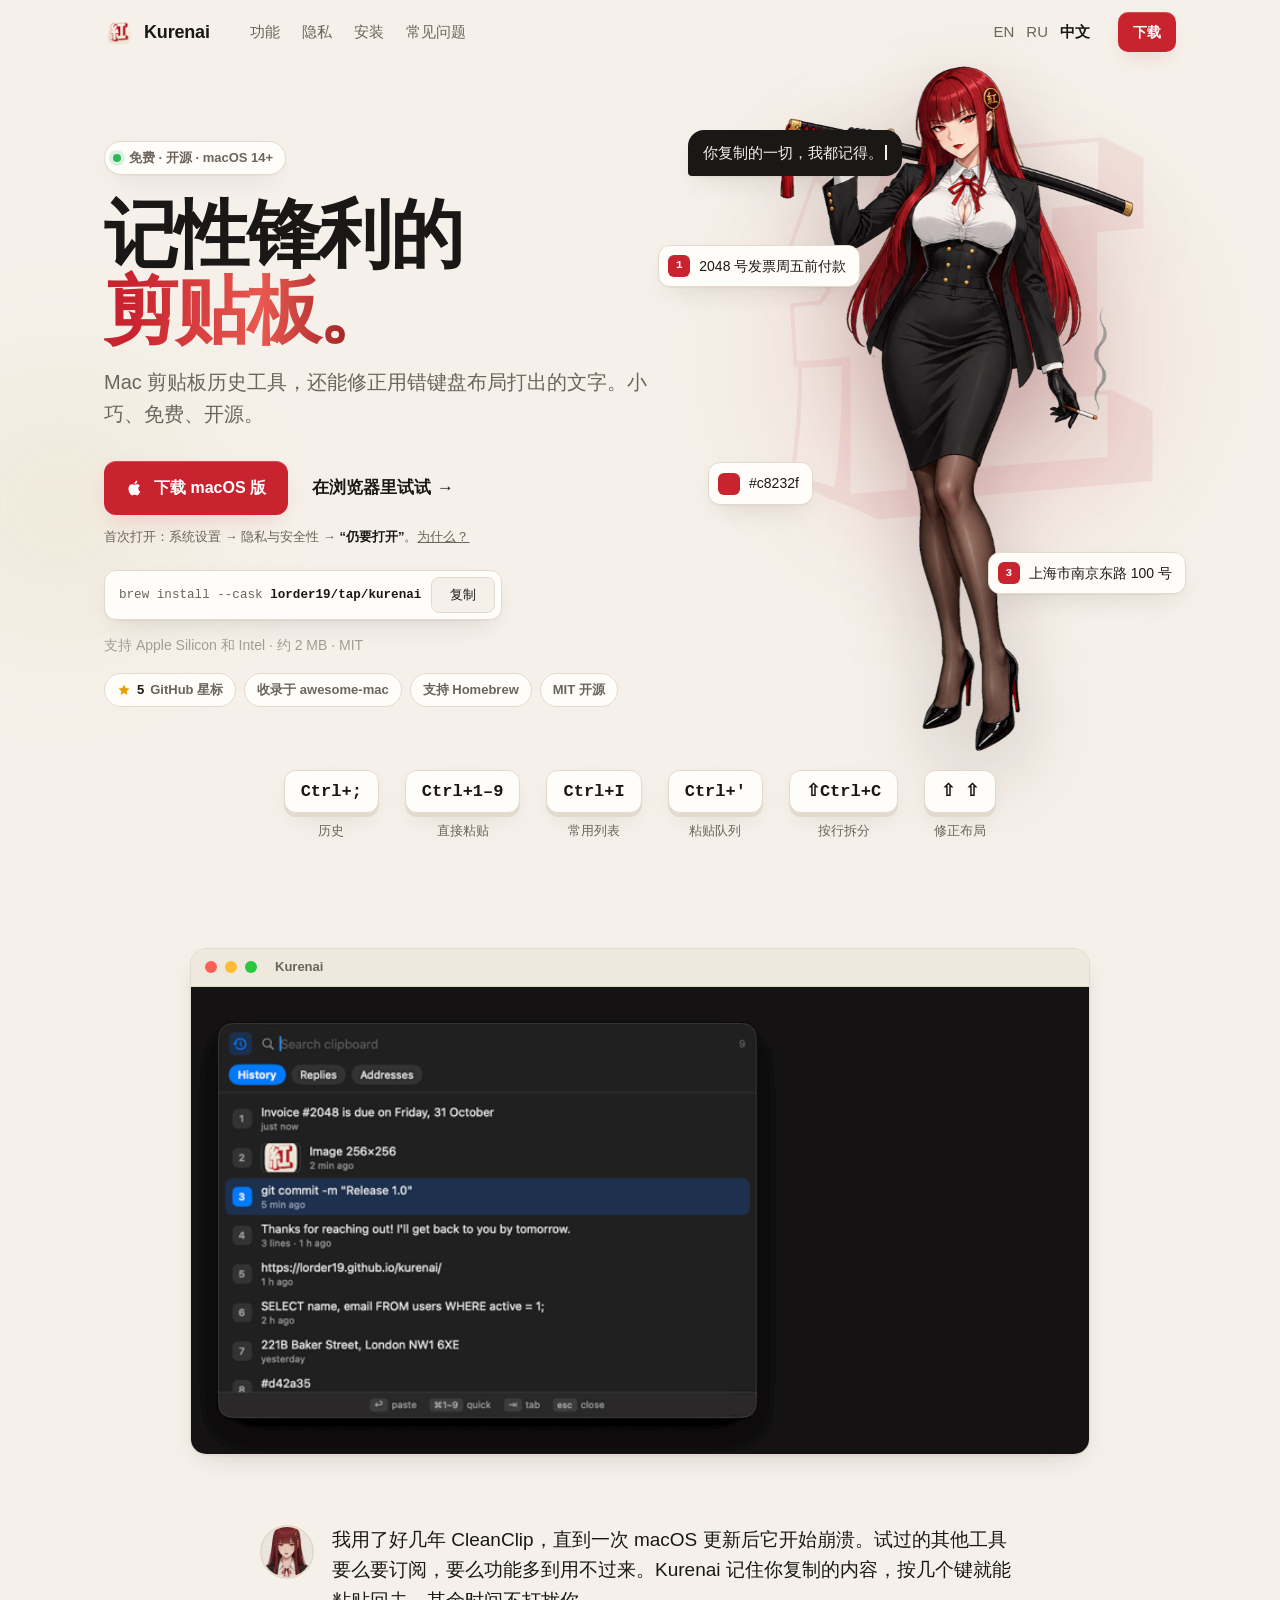
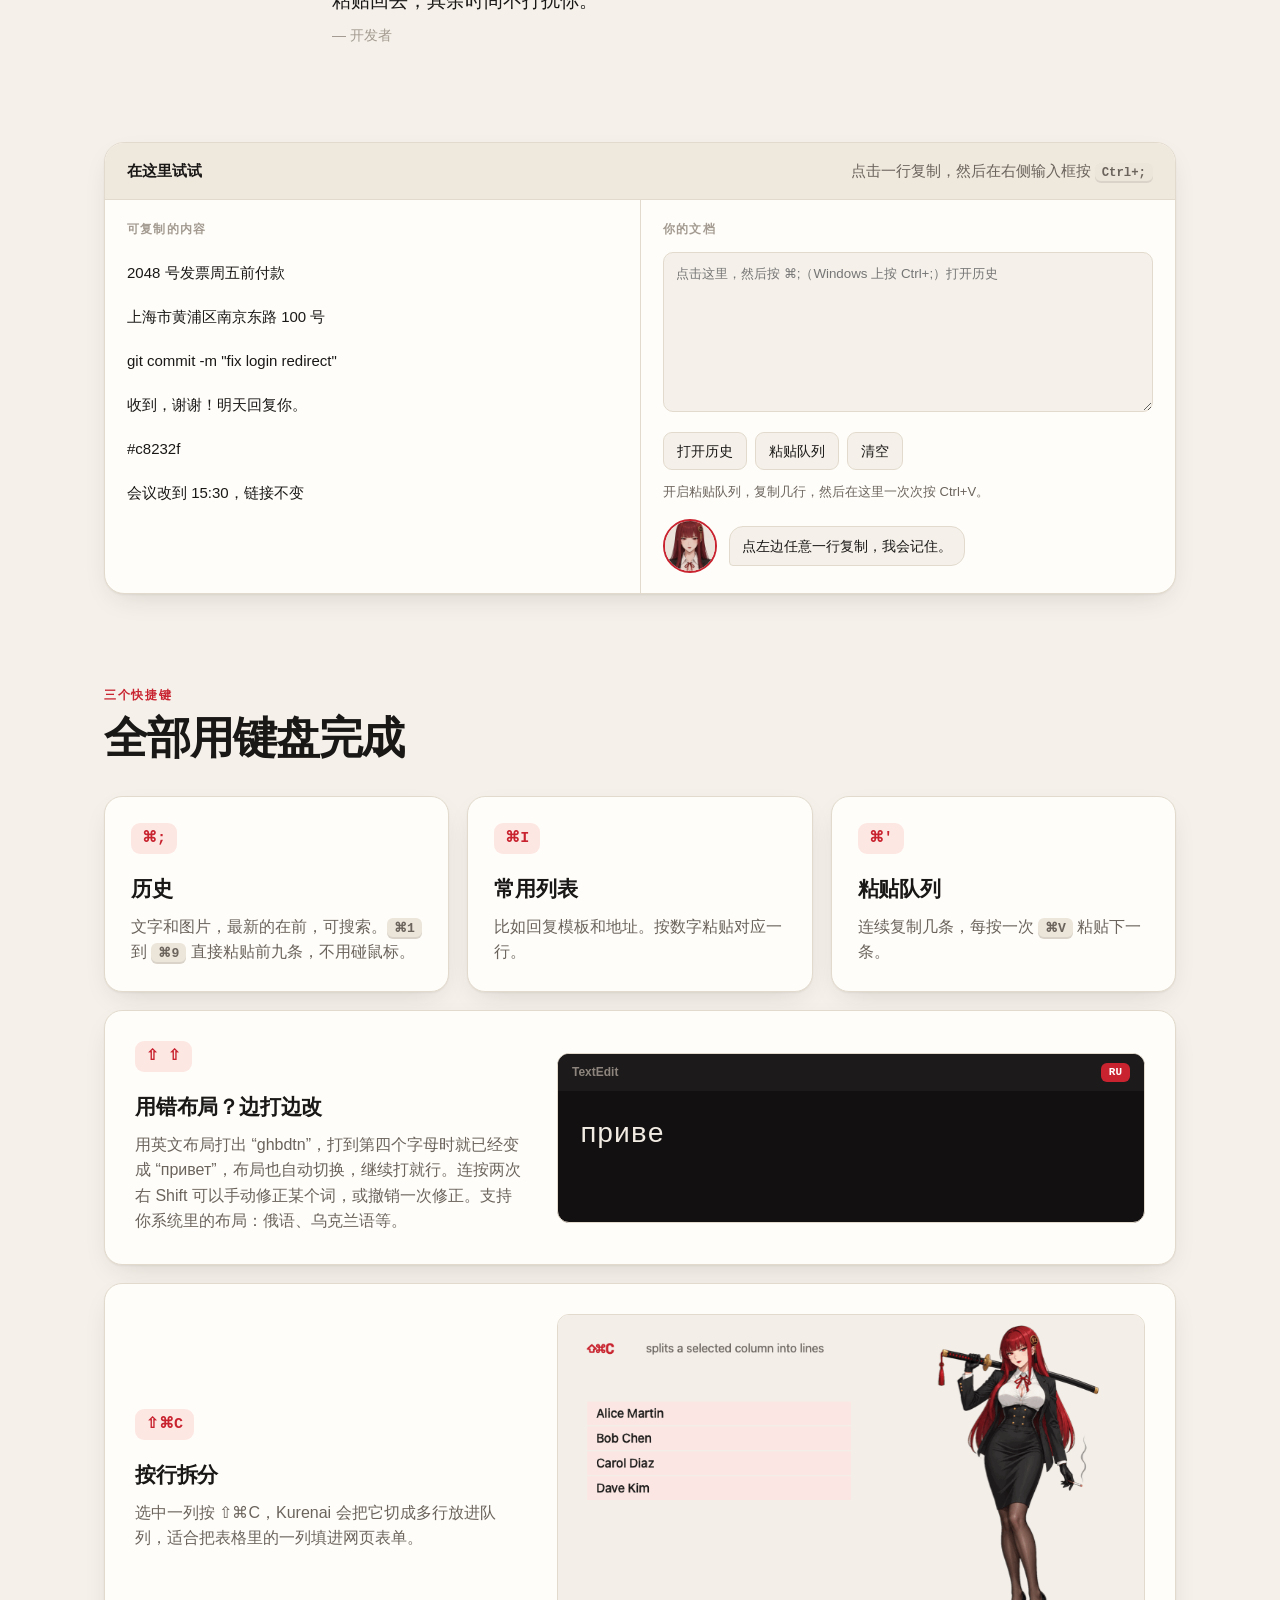
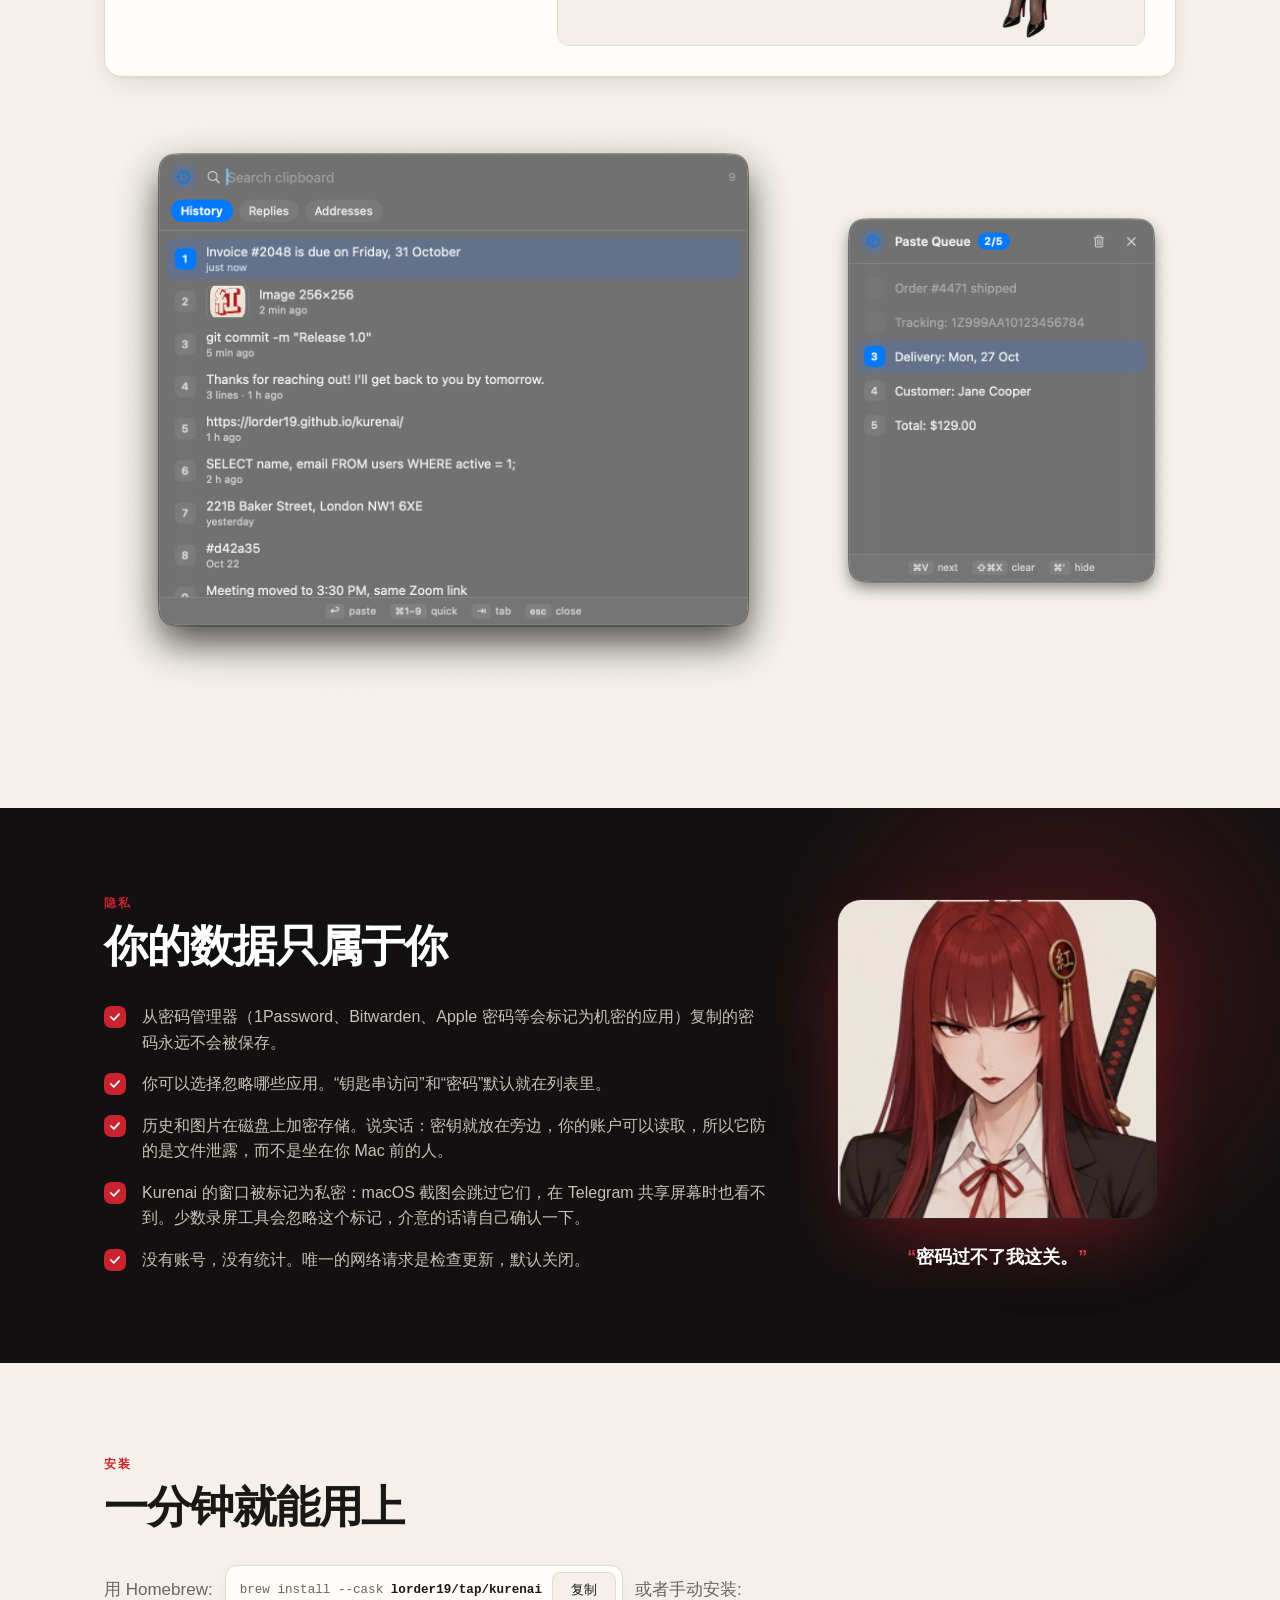
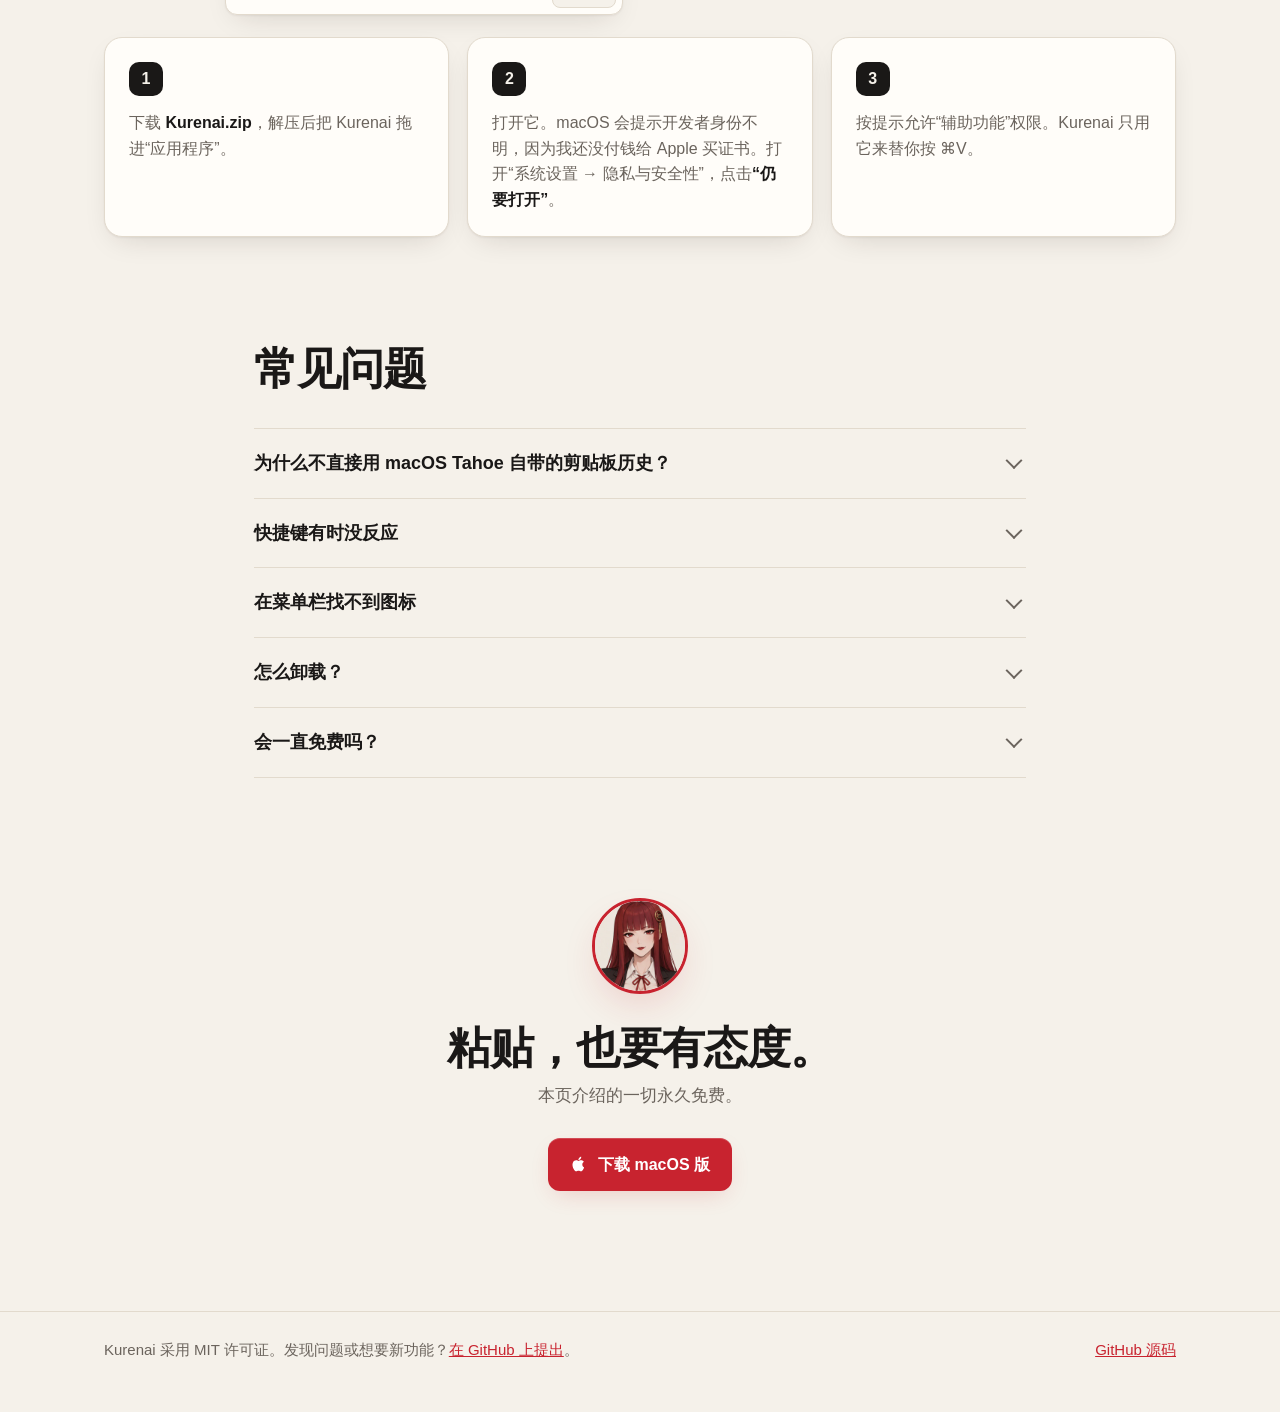
<file: docs/zh/index.html>
<!doctype html>
<html lang="zh-Hans">
<head>
<meta charset="utf-8">
<meta name="viewport" content="width=device-width, initial-scale=1">
<title>Kurenai，Mac 剪贴板历史工具</title>
<meta name="description" content="免费开源的 macOS 剪贴板管理工具。剪贴板历史、常用短语列表和粘贴队列。不保存密码，历史加密存储，无需账号。">
<link rel="alternate" hreflang="en" href="https://lorder19.github.io/kurenai/">
<link rel="alternate" hreflang="ru" href="https://lorder19.github.io/kurenai/ru/">
<link rel="alternate" hreflang="zh-Hans" href="https://lorder19.github.io/kurenai/zh/">
<link rel="alternate" hreflang="x-default" href="https://lorder19.github.io/kurenai/">
<link rel="canonical" href="https://lorder19.github.io/kurenai/zh/">

<link rel="icon" href="../icon.png">
<meta name="theme-color" content="#f5f1ea" media="(prefers-color-scheme: light)">
<meta name="theme-color" content="#0f0e0e" media="(prefers-color-scheme: dark)">
<meta property="og:title" content="Kurenai">
<meta property="og:description" content="Mac 剪贴板历史工具。小巧、免费、开源。">
<meta property="og:image" content="https://lorder19.github.io/kurenai/social.png">
<meta name="twitter:card" content="summary_large_image">
<link rel="preload" as="image" href="../mascot/kurenai.png">
<style>
:root {
  --paper: #f5f1ea; --paper-2: #efe8dd; --ink: #1a1817; --soft: #6b645d; --faint: #a39b91; --line: #e2dacd; --card: #fffdf9;
  --red: #c8232f; --red-2: #e03a45; --red-ink: #8f141d; --key: #ece5da; --hl: #fde7e3; --glow: rgba(200, 35, 47, .22);
  --shadow: 0 1px 2px rgba(40, 20, 10, .05), 0 10px 30px -12px rgba(40, 20, 10, .18);
  --radius: 18px;
}
@media (prefers-color-scheme: dark) {
  :root { --paper: #0f0e0e; --paper-2: #161414; --ink: #efe9e1; --soft: #a39b92; --faint: #6b645d; --line: #2a2725; --card: #181615;
          --key: #26231f; --hl: #3a1d1e; --glow: rgba(224, 58, 69, .28); --shadow: 0 1px 2px rgba(0,0,0,.4), 0 14px 40px -14px rgba(0,0,0,.7); }
}
* { box-sizing: border-box; }
html { overflow-x: clip; -webkit-text-size-adjust: 100%; scroll-behavior: smooth; scroll-padding-top: 76px; }
body { margin: 0; background: var(--paper); color: var(--ink); overflow-x: hidden;
       font: 17px/1.6 -apple-system, BlinkMacSystemFont, "SF Pro Text", "Helvetica Neue", "PingFang SC", sans-serif; -webkit-font-smoothing: antialiased; }
a { color: var(--red); }
img { max-width: 100%; }
.wrap { max-width: 1120px; margin: 0 auto; padding: 0 24px; }
kbd { font: 600 .82em/1 ui-monospace, "SF Mono", Menlo, monospace; background: var(--key); border-radius: 6px; padding: 3px 7px;
      white-space: nowrap; box-shadow: inset 0 -2px 0 rgba(0,0,0,.08); }
code { font: .9em ui-monospace, "SF Mono", Menlo, monospace; }

/* nav */
.nav { position: sticky; top: 0; z-index: 20; transition: background .3s, box-shadow .3s, backdrop-filter .3s; }
.nav.solid { background: color-mix(in srgb, var(--paper) 78%, transparent); backdrop-filter: saturate(1.6) blur(16px);
             -webkit-backdrop-filter: saturate(1.6) blur(16px); box-shadow: 0 1px 0 var(--line); }
.nav .wrap { display: flex; align-items: center; gap: 28px; height: 64px; }
.brand { display: flex; align-items: center; gap: 10px; font-weight: 700; font-size: 18px; color: var(--ink); text-decoration: none; letter-spacing: -.01em; }
.brand img { width: 30px; height: 30px; }
.nav .links { display: flex; gap: 22px; margin-left: 12px; }
.nav .links a, .langs a { color: var(--soft); text-decoration: none; font-size: 15px; transition: color .2s; }
.nav .links a:hover, .langs a:hover { color: var(--ink); }
.langs { margin-left: auto; display: flex; gap: 12px; }
.langs a[aria-current] { color: var(--ink); font-weight: 600; }
.btn { display: inline-flex; align-items: center; gap: 10px; background: var(--red); color: #fff; text-decoration: none; font-weight: 600;
       padding: 14px 22px; border-radius: 12px; border: 0; cursor: pointer; font-size: 16px; position: relative; overflow: hidden;
       box-shadow: 0 8px 24px -8px var(--glow), inset 0 1px 0 rgba(255,255,255,.18); transition: transform .2s, box-shadow .2s, background .2s; }
.btn:hover { background: var(--red-2); transform: translateY(-1px); box-shadow: 0 14px 30px -10px var(--glow), inset 0 1px 0 rgba(255,255,255,.2); }
.btn::after { content: ""; position: absolute; inset: 0; background: linear-gradient(110deg, transparent 30%, rgba(255,255,255,.28) 50%, transparent 70%);
              transform: translateX(-120%); animation: shine 5s ease-in-out infinite 2s; }
@keyframes shine { 0%, 70% { transform: translateX(-120%); } 85%, 100% { transform: translateX(120%); } }
.btn.sm { padding: 9px 15px; font-size: 14px; border-radius: 10px; }
.btn svg { width: 18px; height: 18px; flex: none; }
.ghost { color: var(--ink); text-decoration: none; font-weight: 600; padding: 14px 6px; display: inline-flex; gap: 6px; align-items: center; }
.ghost span { transition: transform .2s; } .ghost:hover span { transform: translateX(4px); }

/* hero */
.hero { position: relative; padding: 40px 0 30px; }
.hero .herogrid { display: grid; grid-template-columns: 1.05fr .95fr; align-items: center; gap: 24px; min-height: 640px; }
.glow { position: absolute; z-index: 0; border-radius: 50%; filter: blur(70px); pointer-events: none; }
.glow.a { width: 520px; height: 520px; right: 4%; top: 30px; background: radial-gradient(circle, var(--glow), transparent 65%); animation: pulse 7s ease-in-out infinite; }
.glow.b { width: 360px; height: 360px; left: -120px; top: 260px; background: radial-gradient(circle, rgba(201,162,74,.16), transparent 65%); animation: pulse 9s ease-in-out infinite 1s; }
@keyframes pulse { 50% { transform: scale(1.12); opacity: .75; } }
.copy { position: relative; z-index: 2; }
.eyebrow { display: inline-flex; align-items: center; gap: 8px; font-size: 13px; font-weight: 600; color: var(--soft);
           border: 1px solid var(--line); background: var(--card); border-radius: 999px; padding: 6px 12px 6px 8px; box-shadow: var(--shadow); }
.eyebrow i { width: 8px; height: 8px; border-radius: 50%; background: #2fb55d; box-shadow: 0 0 0 4px rgba(47,181,93,.16); }
h1 { font-size: clamp(42px, 6.2vw, 74px); line-height: 1.02; letter-spacing: -.035em; margin: 22px 0 18px; font-weight: 800; }
h1 em { font-style: normal; background: linear-gradient(92deg, var(--red) 10%, #e8594f 55%, var(--red-ink) 95%);
        -webkit-background-clip: text; background-clip: text; color: transparent; }
.lede { font-size: 20px; color: var(--soft); margin: 0 0 30px; max-width: 30em; }
.actions { display: flex; flex-wrap: wrap; gap: 12px 18px; align-items: center; }
.brew { margin: 22px 0 0; display: inline-flex; align-items: center; gap: 10px; background: var(--card); border: 1px solid var(--line);
        border-radius: 12px; padding: 6px 6px 6px 14px; font-size: 14px; max-width: 100%; box-shadow: var(--shadow); }
.brew code { color: var(--soft); overflow: hidden; text-overflow: ellipsis; white-space: nowrap; }
.brew code b { color: var(--ink); font-weight: 600; }
.brew button { font: 600 13px/1 inherit; font-family: inherit; border: 1px solid var(--line); background: var(--paper); color: var(--ink);
               padding: 8px 11px; border-radius: 8px; cursor: pointer; min-width: 64px; transition: background .2s; }
.brew button.ok { background: var(--red); border-color: var(--red); color: #fff; }
.meta { color: var(--faint); font-size: 14px; margin: 14px 0 0; }
.first { font-size: 13px; color: var(--soft); margin: 12px 0 0; max-width: 34em; }
.first b { color: var(--ink); font-weight: 600; }
.first a { color: var(--soft); }
.trust { display: flex; flex-wrap: wrap; gap: 8px; margin: 16px 0 0; }
.trust a { display: inline-flex; align-items: center; gap: 6px; font-size: 13px; font-weight: 600; color: var(--soft); text-decoration: none;
           border: 1px solid var(--line); background: var(--card); border-radius: 999px; padding: 6px 12px; transition: color .2s, border-color .2s, transform .2s; }
.trust a:hover { color: var(--ink); border-color: var(--faint); transform: translateY(-1px); }
.trust svg { width: 14px; height: 14px; color: #e3a008; }
.trust b { color: var(--ink); }

.stage { position: relative; z-index: 1; height: 640px; }
.kanji { position: absolute; right: 2%; top: 4%; width: 78%; opacity: .07; color: var(--red); }
@media (prefers-color-scheme: dark) { .kanji { opacity: .1; } }
.girl { position: absolute; right: 8%; bottom: -10px; height: 108%; will-change: transform; transition: transform .25s ease-out; }
.girl img { height: 100%; width: auto; display: block; transform-origin: 50% 100%; animation: breathe 5.5s ease-in-out infinite;
            filter: drop-shadow(0 30px 40px rgba(60, 10, 10, .22)); }
@keyframes breathe { 50% { transform: scale(1.005, 1.011); } }
.chip { position: absolute; z-index: 3; display: flex; align-items: center; gap: 9px; background: var(--card); border: 1px solid var(--line);
        border-radius: 12px; padding: 9px 13px 9px 9px; font-size: 14px; white-space: nowrap; box-shadow: var(--shadow);
        animation: float 6s ease-in-out infinite; }
.chip b { font: 700 11px/1 ui-monospace, Menlo, monospace; background: var(--red); color: #fff; width: 22px; height: 22px; border-radius: 6px;
          display: grid; place-items: center; flex: none; }
.chip .sw { width: 22px; height: 22px; border-radius: 6px; background: #c8232f; flex: none; }
.chip.c1 { left: -4%; top: 22%; } .chip.c2 { left: 6%; top: 56%; animation-delay: -2s; } .chip.c3 { right: -2%; top: 70%; animation-delay: -4s; }
@keyframes float { 50% { transform: translateY(-12px); } }
.say { position: absolute; z-index: 4; left: 2%; top: 4%; max-width: 260px; background: var(--ink); color: var(--paper);
       border-radius: 16px 16px 16px 4px; padding: 11px 15px; font-size: 15px; font-weight: 500; box-shadow: var(--shadow); min-height: 46px; }
.say .cur { display: inline-block; width: 2px; height: 1em; background: currentColor; vertical-align: -2px; margin-left: 2px; animation: blink 1s steps(1) infinite; }
@keyframes blink { 50% { opacity: 0; } }

/* keycaps */
.keys { display: flex; flex-wrap: wrap; justify-content: center; gap: 14px 26px; padding: 26px 0 6px; position: relative; z-index: 2; }
.cap { display: flex; flex-direction: column; align-items: center; gap: 8px; font-size: 13px; color: var(--soft); }
.cap kbd { font-size: 17px; padding: 12px 16px; min-width: 62px; text-align: center; border-radius: 12px; background: var(--card);
           border: 1px solid var(--line); box-shadow: 0 4px 0 var(--line), var(--shadow); transition: transform .12s, box-shadow .12s, color .12s; color: var(--ink); }
.cap.down kbd { transform: translateY(3px); box-shadow: 0 1px 0 var(--line), var(--shadow); color: var(--red); }

/* sections */
section { padding: 96px 0 0; position: relative; }
.kicker { font: 700 12px/1 ui-monospace, Menlo, monospace; letter-spacing: .14em; text-transform: uppercase; color: var(--red); }
h2 { font-size: clamp(30px, 4vw, 44px); letter-spacing: -.025em; line-height: 1.1; margin: 12px 0 34px; font-weight: 800; }
.window { border-radius: 16px; overflow: hidden; background: var(--card); border: 1px solid var(--line); box-shadow: var(--shadow); }
.window .bar { height: 38px; display: flex; align-items: center; gap: 8px; padding: 0 14px; border-bottom: 1px solid var(--line); background: var(--paper-2); }
.window .bar i { width: 12px; height: 12px; border-radius: 50%; background: #ff5f57; } .window .bar i:nth-child(2) { background: #febc2e; } .window .bar i:nth-child(3) { background: #28c840; }
.window .bar span { margin-left: 10px; font-size: 13px; color: var(--soft); font-weight: 600; }
.window > img { display: block; width: 100%; height: auto; }
.demo { max-width: 900px; margin: 70px auto 0; }

.note { display: flex; gap: 18px; align-items: flex-start; max-width: 760px; margin: 70px auto 0; }
.note img { width: 54px; height: 54px; border-radius: 50%; object-fit: cover; object-position: 50% 12%; flex: none; border: 2px solid var(--line); }
.note p { margin: 0; font-size: 19px; line-height: 1.6; }
.note small { display: block; color: var(--faint); margin-top: 8px; font-size: 14px; }

/* features */
.grid { display: grid; grid-template-columns: repeat(3, 1fr); gap: 18px; }
.card { background: var(--card); border: 1px solid var(--line); border-radius: var(--radius); padding: 26px; box-shadow: var(--shadow);
        transition: transform .3s, box-shadow .3s, border-color .3s; position: relative; overflow: hidden; }
.card:hover { transform: translateY(-4px); border-color: color-mix(in srgb, var(--red) 35%, var(--line)); box-shadow: 0 20px 40px -20px var(--glow), var(--shadow); }
.card .k { font: 700 15px/1 ui-monospace, Menlo, monospace; color: var(--red); background: var(--hl); padding: 8px 11px; border-radius: 9px; display: inline-block; }
.card h3 { font-size: 21px; margin: 18px 0 8px; letter-spacing: -.01em; }
.card p { margin: 0; color: var(--soft); font-size: 16px; }
.wide { grid-column: 1 / -1; display: grid; grid-template-columns: .8fr 1.2fr; gap: 30px; align-items: center; padding: 30px; }
.wide img { border-radius: 12px; display: block; width: 100%; height: auto; border: 1px solid var(--line); }
.typer { background: #121011; border-radius: 12px; overflow: hidden; border: 1px solid var(--line); min-height: 170px; }
.typer-bar { display: flex; justify-content: space-between; align-items: center; padding: 9px 14px; background: #1c1a1b; color: #8d857d; font-size: 12px; font-weight: 600; }
.typer-bar b { background: var(--red); color: #fff; padding: 2px 8px; border-radius: 6px; font: 700 11px/1.4 ui-monospace, Menlo, monospace; }
.typer-text { padding: 26px 22px; color: #f1ebe3; font: 500 28px/1.3 ui-monospace, "SF Mono", Menlo, monospace; }
.typer-text #typer { transition: color .3s; }
.typer-text #typer.flip { color: #ff6b6b; text-shadow: 0 0 18px rgba(224,58,69,.6); }
.shots { display: grid; grid-template-columns: 2fr 1fr; gap: 24px; align-items: center; margin-top: 40px; }
.shots img { width: 100%; height: auto; display: block; }

/* playground */
.play { border: 1px solid var(--line); border-radius: 20px; background: var(--card); overflow: hidden; box-shadow: var(--shadow); }
.play-head { display: flex; justify-content: space-between; gap: 12px; flex-wrap: wrap; padding: 16px 22px; border-bottom: 1px solid var(--line); font-size: 15px; background: var(--paper-2); }
.play-head b { font-weight: 700; } .play-head span { color: var(--soft); }
.play-body { display: grid; grid-template-columns: 1fr 1fr; }
.col { padding: 20px 22px; } .col + .col { border-left: 1px solid var(--line); }
.col h3 { margin: 0 0 12px; font-size: 12px; font-weight: 700; color: var(--faint); text-transform: uppercase; letter-spacing: .1em; }
.src { list-style: none; margin: 0; padding: 0; }
.src li { padding: 9px 12px; margin: 0 -12px 2px; border-radius: 9px; cursor: pointer; font-size: 15px; transition: background .15s, transform .15s; }
.src li:hover { background: var(--hl); transform: translateX(3px); }
.src li.copied { animation: flash .55s; }
@keyframes flash { from { background: var(--red); color: #fff; } }
textarea { width: 100%; min-height: 160px; resize: vertical; border: 1px solid var(--line); border-radius: 10px; background: var(--paper);
           color: var(--ink); font: 15px/1.5 inherit; font-family: inherit; padding: 12px; transition: border-color .2s, box-shadow .2s; }
textarea:focus { outline: none; border-color: var(--red); box-shadow: 0 0 0 4px var(--hl); }
.row { display: flex; flex-wrap: wrap; gap: 8px; margin-top: 12px; }
.row button { font: inherit; font-size: 14px; border: 1px solid var(--line); background: var(--paper); color: var(--ink); padding: 7px 13px; border-radius: 9px; cursor: pointer; transition: background .15s, border-color .15s; }
.row button:hover { border-color: var(--faint); }
.row button[aria-pressed="true"] { background: var(--red); border-color: var(--red); color: #fff; }
.panel { position: absolute; left: 50%; top: 18px; transform: translateX(-50%) scale(.98); opacity: 0; pointer-events: none; width: min(420px, calc(100% - 24px));
         background: var(--card); border: 1px solid var(--line); border-radius: 14px; box-shadow: 0 30px 60px -10px rgba(0,0,0,.35); z-index: 3; transition: opacity .15s, transform .15s; }
.panel.open { opacity: 1; transform: translateX(-50%) scale(1); pointer-events: auto; }
.panel input { width: 100%; border: 0; border-bottom: 1px solid var(--line); background: transparent; color: var(--ink); font: inherit; padding: 13px 15px; outline: none; }
.panel ol { list-style: none; margin: 0; padding: 6px; max-height: 260px; overflow: auto; }
.panel li { display: flex; gap: 10px; align-items: center; padding: 8px 9px; border-radius: 8px; cursor: pointer; font-size: 15px; }
.panel li.sel { background: var(--hl); }
.panel li i { font-style: normal; font: 600 12px ui-monospace, Menlo, monospace; width: 20px; height: 20px; border-radius: 5px; display: grid; place-items: center; background: var(--key); flex: none; }
.panel li.sel i { background: var(--red); color: #fff; }
.panel .empty { padding: 14px; color: var(--soft); font-size: 15px; }
.stagebox { position: relative; }
.queue { margin: 12px 0 0; padding: 0; list-style: none; font-size: 14px; }
.queue li { padding: 3px 0; } .queue li.used { color: var(--faint); text-decoration: line-through; }
.queue li.next::before { content: "→ "; color: var(--red); }
.hint { color: var(--soft); font-size: 13px; margin: 10px 0 0; }
.kr { display: flex; gap: 12px; align-items: center; margin: 16px 0 0; }
.kr img { width: 54px; height: 54px; border-radius: 50%; object-fit: cover; object-position: 50% 15%; flex: none; border: 2px solid var(--red); transition: transform .2s; }
.kr img.pop { transform: scale(1.12) rotate(-3deg); }
.kr span { font-size: 14px; background: var(--paper); border: 1px solid var(--line); border-radius: 14px 14px 14px 4px; padding: 8px 12px; }

/* privacy */
.dark { background: #121011; color: #eee7de; margin-top: 110px; padding: 90px 0; overflow: hidden; position: relative; }
.dark::before { content: ""; position: absolute; right: -10%; top: -30%; width: 700px; height: 700px; border-radius: 50%;
                background: radial-gradient(circle, rgba(200,35,47,.28), transparent 60%); filter: blur(30px); }
.dark .wrap { position: relative; display: grid; grid-template-columns: 1.3fr .7fr; gap: 50px; align-items: center; }
.dark h2 { color: #fff; }
.checks { list-style: none; padding: 0; margin: 0; display: grid; gap: 16px; }
.checks li { display: grid; grid-template-columns: 26px 1fr; gap: 12px; color: #c9c1b7; font-size: 16px; }
.checks li::before { content: ""; width: 22px; height: 22px; border-radius: 7px; margin-top: 2px;
  background: var(--red) url("data:image/svg+xml,%3Csvg xmlns='http://www.w3.org/2000/svg' viewBox='0 0 24 24' fill='none' stroke='white' stroke-width='3' stroke-linecap='round' stroke-linejoin='round'%3E%3Cpath d='M5 12l5 5 9-10'/%3E%3C/svg%3E") center/14px no-repeat; }
.portrait { margin: 0; text-align: center; }
.portrait img { width: 100%; max-width: 320px; aspect-ratio: 1; object-fit: cover; object-position: 50% 8%; border-radius: 24px;
                border: 1px solid rgba(255,255,255,.08); box-shadow: 0 30px 80px -20px rgba(200,35,47,.45); }
.portrait figcaption { margin-top: 16px; font-weight: 700; font-size: 18px; color: #fff; }
.portrait figcaption::before { content: "“"; color: var(--red-2); }
.portrait figcaption::after { content: "”"; color: var(--red-2); }

/* install */
.steps { list-style: none; padding: 0; margin: 0; display: grid; grid-template-columns: repeat(3, 1fr); gap: 18px; counter-reset: s; }
.steps li { counter-increment: s; background: var(--card); border: 1px solid var(--line); border-radius: var(--radius); padding: 24px; box-shadow: var(--shadow); color: var(--soft); font-size: 16px; }
.steps li::before { content: counter(s); display: grid; place-items: center; width: 34px; height: 34px; border-radius: 10px; background: var(--ink); color: var(--paper); font-weight: 700; margin-bottom: 14px; }
.steps b { color: var(--ink); }
.brewline { display: flex; flex-wrap: wrap; gap: 12px; align-items: center; margin: 0 0 22px; color: var(--soft); }

/* faq */
.faq { max-width: 820px; }
details { border-bottom: 1px solid var(--line); padding: 4px 0; }
details:first-of-type { border-top: 1px solid var(--line); }
summary { cursor: pointer; font-weight: 600; font-size: 18px; padding: 16px 40px 16px 0; list-style: none; position: relative; }
summary::-webkit-details-marker { display: none; }
summary::after { content: ""; position: absolute; right: 6px; top: 50%; width: 10px; height: 10px; border: solid var(--soft); border-width: 0 2px 2px 0;
                 transform: translateY(-70%) rotate(45deg); transition: transform .25s; }
details[open] summary::after { transform: translateY(-30%) rotate(-135deg); }
details p { color: var(--soft); margin: 0 0 18px; max-width: 700px; }

/* final cta */
.end { text-align: center; padding: 120px 0 40px; }
.end img { width: 96px; height: 96px; border-radius: 50%; object-fit: cover; object-position: 50% 12%; border: 3px solid var(--red); box-shadow: 0 16px 40px -12px var(--glow); }
.end h2 { margin: 22px 0 10px; }
.end p { color: var(--soft); margin: 0 0 28px; }
footer { border-top: 1px solid var(--line); padding: 26px 0 50px; color: var(--soft); font-size: 15px; margin-top: 80px; }
footer .wrap { display: flex; justify-content: space-between; gap: 20px; flex-wrap: wrap; }

/* scroll reveal */
.reveal { opacity: 0; transform: translateY(26px); transition: opacity .8s cubic-bezier(.2,.7,.2,1), transform .8s cubic-bezier(.2,.7,.2,1); transition-delay: var(--d, 0s); }
.reveal.in { opacity: 1; transform: none; }
.hero .copy > * { animation: rise .9s cubic-bezier(.2,.7,.2,1) both; }
.hero .copy > *:nth-child(2) { animation-delay: .08s; } .hero .copy > *:nth-child(3) { animation-delay: .16s; }
.hero .copy > *:nth-child(4) { animation-delay: .24s; } .hero .copy > *:nth-child(5) { animation-delay: .32s; } .hero .copy > *:nth-child(6) { animation-delay: .4s; }
.stage { animation: fadein 1.4s ease both .2s; }
@keyframes rise { from { opacity: 0; transform: translateY(18px); } }
@keyframes fadein { from { opacity: 0; transform: translateX(30px); } }

@media (max-width: 900px) {
  .nav .links { display: none; }
  .hero .herogrid { grid-template-columns: 1fr; min-height: 0; }
  .stage { height: 520px; }
  .girl { right: 50%; transform: translateX(50%); }
  .chip.c1 { left: 0; } .chip.c3 { right: 0; }
  .grid, .steps { grid-template-columns: 1fr; }
  .wide { grid-template-columns: 1fr; }
  .dark .wrap { grid-template-columns: 1fr; }
  .portrait img { max-width: 220px; }
  .play-body { grid-template-columns: 1fr; }
  .col + .col { border-left: 0; border-top: 1px solid var(--line); }
  .shots { grid-template-columns: 1fr; }
}
@media (max-width: 520px) {
  .wrap { padding: 0 16px; }
  .nav .btn.sm { display: none; }
  .stage { height: 440px; }
  .chip { font-size: 13px; } .chip.c2 { display: none; }
  .say { max-width: 200px; font-size: 14px; }
  h1 { font-size: 38px; }
  .lede { font-size: 18px; }
  .brew { display: flex; width: 100%; }
  .brew code { font-size: 12px; white-space: normal; word-break: break-word; }
  .chip { max-width: 72%; overflow: hidden; text-overflow: ellipsis; }
  .chip.c3 { right: 2%; }
  .actions .btn { width: 100%; justify-content: center; }
  section { padding-top: 72px; }
}
@media (prefers-reduced-motion: reduce) {
  *, *::before, *::after { animation: none !important; transition: none !important; }
  .reveal { opacity: 1; transform: none; }
}
</style>
</head>
<body>
<nav class="nav" id="nav"><div class="wrap">
  <a class="brand" href="../zh/"><img src="../icon.png" alt="">Kurenai</a>
  <div class="links"><a href="#features">功能</a><a href="#privacy">隐私</a><a href="#install">安装</a><a href="#faq">常见问题</a></div>
  <div class="langs"><a href="../">EN</a><a href="../ru/">RU</a><a href="../zh/" aria-current="page">中文</a></div>
  <a class="btn sm" href="https://github.com/Lorder19/kurenai/releases/latest">下载</a>
</div></nav>

<header class="hero">
  <div class="glow a"></div><div class="glow b"></div>
  <div class="wrap herogrid">
    <div class="copy">
      <span class="eyebrow"><i></i>免费 · 开源 · macOS 14+</span>
      <h1>记性锋利的<br><em>剪贴板。</em></h1>
      <p class="lede">Mac 剪贴板历史工具，还能修正用错键盘布局打出的文字。小巧、免费、开源。</p>
      <div class="actions">
        <a class="btn" href="https://github.com/Lorder19/kurenai/releases/latest"><svg viewBox="0 0 24 24" fill="currentColor" aria-hidden="true"><path d="M16.4 12.6c0-2.4 2-3.6 2.1-3.7-1.1-1.7-2.9-1.9-3.5-1.9-1.5-.2-2.9.9-3.7.9-.8 0-1.9-.9-3.2-.8-1.6 0-3.1 1-4 2.4-1.7 3-.4 7.4 1.2 9.8.8 1.2 1.8 2.5 3 2.4 1.2 0 1.7-.8 3.1-.8 1.5 0 1.9.8 3.2.8 1.3 0 2.1-1.2 2.9-2.4.9-1.4 1.3-2.7 1.3-2.8 0 0-2.4-.9-2.4-3.9zM14 5.4c.7-.8 1.1-1.9 1-3-1 0-2.1.7-2.8 1.5-.6.7-1.2 1.8-1 2.9 1.1.1 2.1-.6 2.8-1.4z"/></svg>下载 macOS 版</a>
        <a class="ghost" href="#play">在浏览器里试试 <span>→</span></a>
      </div>
      <p class="first">首次打开：系统设置 → 隐私与安全性 → <b>“仍要打开”</b>。<a href="#install">为什么？</a></p>
      <div class="brew"><code>brew install --cask <b>lorder19/tap/kurenai</b></code><button id="brew" data-ok="已复制">复制</button></div>
      <p class="meta">支持 Apple Silicon 和 Intel · 约 2 MB · MIT</p>
      <div class="trust">
        <a href="https://github.com/Lorder19/kurenai/stargazers"><svg viewBox="0 0 24 24" aria-hidden="true"><path fill="currentColor" d="M12 2.5l2.9 6.1 6.6.8-4.9 4.6 1.3 6.6L12 17.3l-5.9 3.3 1.3-6.6-4.9-4.6 6.6-.8z"/></svg><b id="stars">5</b> GitHub 星标</a>
        <a href="https://github.com/jaywcjlove/awesome-mac#clipboard-tools">收录于 awesome-mac</a>
        <a href="#install">支持 Homebrew</a>
        <a href="https://github.com/Lorder19/kurenai/blob/main/LICENSE">MIT 开源</a>
      </div>
    </div>
    <div class="stage" id="stage" aria-hidden="false">
      <svg class="kanji" viewBox="190 180 650 670" aria-hidden="true"><path fill="currentColor" d="M477.7 769.5 L477.7 822.4 L355.4 832.0 L309.4 809.3 L275.8 797.7 L207.1 763.3 Q213.3 738.6 216.4 711.1 Q219.5 683.7 221.2 657.9 Q222.9 632.2 223.2 612.3 Q223.6 592.3 223.6 582.7 L223.6 577.9 L216.0 574.5 L209.9 470.1 Q209.9 470.1 224.6 468.4 Q239.4 466.7 258.6 465.3 Q262.0 461.2 265.1 456.7 Q268.2 452.3 271.0 448.1 Q259.3 431.7 243.8 412.4 Q228.4 393.2 208.5 371.9 L251.1 253.1 Q254.5 255.2 259.0 257.6 Q263.4 260.0 267.5 261.4 Q272.3 248.3 276.8 233.9 Q281.3 219.5 286.1 198.2 L381.5 223.6 L450.2 257.9 Q447.5 266.8 445.0 272.3 Q442.6 277.8 439.9 284.0 L457.8 292.9 L457.8 216.0 L733.1 192.0 L801.8 226.3 L801.8 344.4 L724.2 351.3 L724.2 617.1 L748.2 615.0 L816.9 649.3 L816.9 767.5 L523.7 792.2 ZM648.7 630.8 L648.7 310.8 L726.2 303.9 L726.2 199.6 L464.6 222.2 L464.6 326.6 L553.9 319.0 L553.9 639.0 L494.8 643.8 Q490.7 612.9 482.5 569.0 L420.0 589.6 Q424.1 628.7 427.2 660.3 Q430.3 691.9 432.0 710.1 Q433.7 728.3 433.7 728.3 L461.9 717.3 L461.9 750.3 L741.4 726.9 L741.4 622.6 ZM405.6 545.0 Q411.7 543.6 417.6 542.2 Q423.4 540.8 428.2 540.2 Q431.0 553.2 432.3 561.4 Q433.7 569.7 433.7 569.7 L505.1 532.6 Q505.1 532.6 499.3 512.7 Q493.5 492.8 483.5 460.2 Q473.5 427.5 460.5 389.8 L400.1 424.8 Q402.8 431.7 404.9 438.2 Q406.9 444.7 408.3 452.3 Q400.8 453.6 389.1 455.7 Q377.4 457.8 367.8 459.1 Q395.9 421.4 415.5 387.4 Q435.1 353.4 445.7 331.4 Q456.4 309.4 456.4 309.4 L384.3 264.1 Q384.3 264.1 371.6 292.6 Q358.9 321.1 333.5 363.7 Q330.7 359.6 328.0 355.4 Q325.2 351.3 321.8 347.2 Q331.4 328.7 344.8 299.1 Q358.2 269.6 372.6 229.1 L290.9 207.1 Q285.4 229.1 279.2 247.6 Q273.0 266.2 266.8 280.6 L253.1 265.5 L216.0 370.5 Q235.3 389.8 251.1 410.0 Q266.8 430.3 279.2 447.5 Q275.8 453.6 271.3 459.8 Q266.8 466.0 262.0 472.2 Q242.1 473.5 229.4 474.9 Q216.7 476.3 216.7 476.3 L222.2 567.6 Q222.2 567.6 248.7 565.6 Q275.1 563.5 311.5 559.4 L311.5 789.4 L405.6 781.2 ZM284.0 777.1 Q289.5 746.8 292.3 710.5 Q295.0 674.1 295.7 641.8 Q296.4 609.5 296.4 591.7 L296.4 575.2 L230.5 578.6 L230.5 589.6 Q230.5 604.0 229.4 632.9 Q228.4 661.7 225.3 695.3 Q222.2 729.0 215.3 757.8 Z"/></svg>
      <div class="say" id="say" aria-live="polite"><span id="say-t"></span><span class="cur"></span></div>
      <div class="girl" id="girl"><img src="../mascot/kurenai.png" width="519" height="1000" alt="Kurenai 吉祥物：红发女子，黑色西装，肩扛武士刀"></div>
      <div class="chip c1"><b>1</b>2048 号发票周五前付款</div>
      <div class="chip c2"><span class="sw"></span>#c8232f</div>
      <div class="chip c3"><b>3</b>上海市南京东路 100 号</div>
    </div>
  </div>
  <div class="wrap"><div class="keys" id="keys"><div class="cap"><kbd>⌘;</kbd>历史</div><div class="cap"><kbd>⌘1–9</kbd>直接粘贴</div><div class="cap"><kbd>⌘I</kbd>常用列表</div><div class="cap"><kbd>⌘'</kbd>粘贴队列</div><div class="cap"><kbd>⇧⌘C</kbd>按行拆分</div><div class="cap"><kbd>⇧ ⇧</kbd>修正布局</div></div></div>
</header>

<main>
  <div class="wrap">
    <div class="window demo reveal"><div class="bar"><i></i><i></i><i></i><span>Kurenai</span></div>
      <img src="../demo.gif" width="800" alt="Kurenai：历史、搜索和粘贴队列"></div>
    <div class="note reveal"><img src="../mascot/neutral.jpg" alt=""><p>我用了好几年 CleanClip，直到一次 macOS 更新后它开始崩溃。试过的其他工具要么要订阅，要么功能多到用不过来。Kurenai 记住你复制的内容，按几个键就能粘贴回去，其余时间不打扰你。<small>— 开发者</small></p></div>
  </div>

  <section id="play"><div class="wrap">
    <div class="play reveal">
      <div class="play-head"><b>在这里试试</b><span>点击一行复制，然后在右侧输入框按 <kbd id="k-hist">⌘;</kbd></span></div>
      <div class="play-body">
        <div class="col"><h3>可复制的内容</h3><ul class="src" id="src"><li>2048 号发票周五前付款</li><li>上海市黄浦区南京东路 100 号</li><li>git commit -m &quot;fix login redirect&quot;</li><li>收到，谢谢！明天回复你。</li><li>#c8232f</li><li>会议改到 15:30，链接不变</li></ul></div>
        <div class="col stagebox">
          <h3>你的文档</h3>
          <div class="panel" id="panel" role="dialog" aria-label="剪贴板历史">
            <input id="q" placeholder="搜索剪贴板" autocomplete="off"><ol id="hist"></ol>
          </div>
          <textarea id="doc" placeholder="点击这里，然后按 ⌘;（Windows 上按 Ctrl+;）打开历史"></textarea>
          <div class="row"><button id="b-hist">打开历史</button><button id="b-queue" aria-pressed="false">粘贴队列</button><button id="b-clear">清空</button></div>
          <ol class="queue" id="queue"></ol>
          <p class="hint" id="hint">开启粘贴队列，复制几行，然后在这里一次次按 ⌘V。</p>
          <div class="kr" aria-live="polite"><img id="kr-face" src="../mascot/neutral.jpg" alt=""><span id="kr-say">点左边任意一行复制，我会记住。</span></div>
        </div>
      </div>
    </div>
  </div></section>

  <section id="features"><div class="wrap">
    <div class="reveal"><div class="kicker">三个快捷键</div><h2>全部用键盘完成</h2></div>
    <div class="grid">
      <div class="card reveal"><span class="k">⌘;</span><h3>历史</h3><p>文字和图片，最新的在前，可搜索。<kbd>⌘1</kbd> 到 <kbd>⌘9</kbd> 直接粘贴前九条，不用碰鼠标。</p></div>
      <div class="card reveal" style="--d:.08s"><span class="k">⌘I</span><h3>常用列表</h3><p>比如回复模板和地址。按数字粘贴对应一行。</p></div>
      <div class="card reveal" style="--d:.16s"><span class="k">⌘'</span><h3>粘贴队列</h3><p>连续复制几条，每按一次 <kbd>⌘V</kbd> 粘贴下一条。</p></div>
      <div class="card wide reveal"><div><span class="k">⇧ ⇧</span><h3>用错布局？边打边改</h3><p>用英文布局打出 “ghbdtn”，打到第四个字母时就已经变成 “привет”，布局也自动切换，继续打就行。连按两次右 Shift 可以手动修正某个词，或撤销一次修正。支持你系统里的布局：俄语、乌克兰语等。</p></div>
        <div class="typer" aria-hidden="true"><div class="typer-bar"><span>TextEdit</span><b id="typer-lang">EN</b></div><div class="typer-text"><span id="typer"></span><span class="cur"></span></div></div></div>
      <div class="card wide reveal"><div><span class="k">⇧⌘C</span><h3>按行拆分</h3><p>选中一列按 ⇧⌘C，Kurenai 会把它切成多行放进队列，适合把表格里的一列填进网页表单。</p></div>
        <img src="../split.gif" width="800" height="450" loading="lazy" alt="Kurenai 把选中的一列切成四行放进粘贴队列"></div>
    </div>
    <div class="shots reveal">
      <img src="../screenshots/history.png" width="560" loading="lazy" alt="Kurenai 历史窗口">
      <img src="../screenshots/queue.png" width="260" loading="lazy" alt="粘贴队列窗口">
    </div>
  </div></section>

  <section class="dark" id="privacy"><div class="wrap">
    <div class="reveal"><div class="kicker">隐私</div><h2>你的数据只属于你</h2><ul class="checks"><li>从密码管理器（1Password、Bitwarden、Apple 密码等会标记为机密的应用）复制的密码永远不会被保存。</li><li>你可以选择忽略哪些应用。“钥匙串访问”和“密码”默认就在列表里。</li><li>历史和图片在磁盘上加密存储。说实话：密钥就放在旁边，你的账户可以读取，所以它防的是文件泄露，而不是坐在你 Mac 前的人。</li><li>Kurenai 的窗口被标记为私密：macOS 截图会跳过它们，在 Telegram 共享屏幕时也看不到。少数录屏工具会忽略这个标记，介意的话请自己确认一下。</li><li>没有账号，没有统计。唯一的网络请求是检查更新，默认关闭。</li></ul></div>
    <figure class="portrait reveal" style="--d:.1s"><img src="../mascot/glare.jpg" loading="lazy" alt=""><figcaption>密码过不了我这关。</figcaption></figure>
  </div></section>

  <section id="install"><div class="wrap">
    <div class="reveal"><div class="kicker">安装</div><h2>一分钟就能用上</h2></div>
    <div class="brewline reveal">用 Homebrew: <div class="brew" style="margin:0"><code>brew install --cask <b>lorder19/tap/kurenai</b></code><button class="brew2" data-ok="已复制">复制</button></div> 或者手动安装:</div>
    <ol class="steps"><li class="reveal">下载 <b>Kurenai.zip</b>，解压后把 Kurenai 拖进“应用程序”。</li><li class="reveal" style="--d:.08s">打开它。macOS 会提示开发者身份不明，因为我还没付钱给 Apple 买证书。打开“系统设置 → 隐私与安全性”，点击<b>“仍要打开”</b>。</li><li class="reveal" style="--d:.16s">按提示允许“辅助功能”权限。Kurenai 只用它来替你按 ⌘V。</li></ol>
  </div></section>

  <section id="faq"><div class="wrap faq reveal"><h2>常见问题</h2><details><summary>为什么不直接用 macOS Tahoe 自带的剪贴板历史？</summary><p>它适合找回复制过的东西。Kurenai 则是为粘贴设计的：编号条目、常用列表和粘贴队列，全部用键盘操作。</p></details><details><summary>快捷键有时没反应</summary><p>当密码输入框处于焦点时，macOS 会开启安全输入，阻止所有应用的全局快捷键。有些密码管理器忘了关闭它。切换应用或重启密码管理器即可解决。出现这种情况时 Kurenai 会在菜单里提示。</p></details><details><summary>在菜单栏找不到图标</summary><p>在带刘海的 MacBook 上，多余的图标会被挡住。快捷键照常可用，从聚焦搜索再次打开 Kurenai 会弹出设置。</p></details><details><summary>怎么卸载？</summary><p>退出 Kurenai，删除应用，再删除 ~/Library/Application Support/Kurenai 文件夹。</p></details><details><summary>会一直免费吗？</summary><p>是的，这里介绍的功能会一直免费。以后可能会推出付费版，加入保留格式粘贴等功能，用来支付 Apple 开发者账号的费用。</p></details></div></section>

  <div class="end wrap reveal">
    <img src="../mascot/smile.jpg" alt="">
    <h2>粘贴，也要有态度。</h2><p>本页介绍的一切永久免费。</p>
    <a class="btn" href="https://github.com/Lorder19/kurenai/releases/latest"><svg viewBox="0 0 24 24" fill="currentColor" aria-hidden="true"><path d="M16.4 12.6c0-2.4 2-3.6 2.1-3.7-1.1-1.7-2.9-1.9-3.5-1.9-1.5-.2-2.9.9-3.7.9-.8 0-1.9-.9-3.2-.8-1.6 0-3.1 1-4 2.4-1.7 3-.4 7.4 1.2 9.8.8 1.2 1.8 2.5 3 2.4 1.2 0 1.7-.8 3.1-.8 1.5 0 1.9.8 3.2.8 1.3 0 2.1-1.2 2.9-2.4.9-1.4 1.3-2.7 1.3-2.8 0 0-2.4-.9-2.4-3.9zM14 5.4c.7-.8 1.1-1.9 1-3-1 0-2.1.7-2.8 1.5-.6.7-1.2 1.8-1 2.9 1.1.1 2.1-.6 2.8-1.4z"/></svg>下载 macOS 版</a>
  </div>
</main>

<footer><div class="wrap"><span>Kurenai 采用 MIT 许可证。发现问题或想要新功能？<a href="https://github.com/Lorder19/kurenai/issues">在 GitHub 上提出</a>。</span><a href="https://github.com/Lorder19/kurenai">GitHub 源码</a></div></footer>

<script>
(() => {
  const T = {"says": ["你复制的一切，我都记得。", "ghbdtn？其实是 привет。", "密码？从不保存。", "⌘V，下一条。⌘V。", "无需账号，不做追踪。"], "kr": {"start": "点左边任意一行复制，我会记住。", "copied": "记住了。在右边按 ⌘; 就能找到。", "qon": "队列已开启。复制几行，我按顺序帮你存着。", "left": "还剩 {n} 条，继续按 ⌘V。", "done": "全部粘贴完了。还不错。", "qoff": "这是普通粘贴。先开启队列。", "none": "这里没有这个。", "clear": "清空了。"}, "hint_win": "开启粘贴队列，复制几行，然后在这里一次次按 Ctrl+V。", "nothing": "没有找到", "copy_first": "先在左边复制点东西"}, P = '../';
  const mac = /Mac|iPhone|iPad/.test(navigator.platform);
  const keyfix = s => mac ? s : s.replace(/⌘/g, 'Ctrl+');
  const still = matchMedia('(prefers-reduced-motion: reduce)').matches;

  // nav turns solid once you scroll
  const nav = document.getElementById('nav');
  const onScroll = () => nav.classList.toggle('solid', scrollY > 8);
  addEventListener('scroll', onScroll, { passive: true }); onScroll();

  // scroll reveal
  const io = new IntersectionObserver(es => es.forEach(e => { if (e.isIntersecting) { e.target.classList.add('in'); io.unobserve(e.target); } }), { rootMargin: '0px 0px -8% 0px' });
  document.querySelectorAll('.reveal').forEach(el => io.observe(el));

  // the speech bubble types out a few lines in turn
  const sayT = document.getElementById('say-t');
  let si = 0;
  function typeLine() {
    const text = keyfix(T.says[si++ % T.says.length]);
    if (still) { sayT.textContent = text; return setTimeout(typeLine, 4000); }
    let i = 0;
    const tick = () => { sayT.textContent = text.slice(0, ++i); i < text.length ? setTimeout(tick, 38) : setTimeout(erase, 2600); };
    const erase = () => { sayT.textContent = text.slice(0, --i); i > 0 ? setTimeout(erase, 16) : setTimeout(typeLine, 300); };
    tick();
  }
  setTimeout(typeLine, 900);

  // the mascot leans a little toward the pointer
  const girl = document.getElementById('girl'), stage = document.getElementById('stage');
  if (!still && matchMedia('(min-width: 901px) and (pointer: fine)').matches) {
    addEventListener('pointermove', e => {
      const x = e.clientX / innerWidth - .5, y = e.clientY / innerHeight - .5;
      girl.style.transform = `translate(${x * -14}px, ${y * -8}px)`;
      stage.querySelector('.kanji').style.transform = `translate(${x * 18}px, ${y * 12}px)`;
    }, { passive: true });
  }

  // keycaps press themselves one by one
  const caps = [...document.querySelectorAll('.cap')];
  if (!still) { let k = 0; setInterval(() => { const c = caps[k++ % caps.length]; c.classList.add('down'); setTimeout(() => c.classList.remove('down'), 220); }, 1100); }
  if (!mac) caps.forEach(c => c.querySelector('kbd').textContent = keyfix(c.querySelector('kbd').textContent));

  // the layout-fix demo: typing in the wrong layout, flipped on the 4th letter
  const typer = document.getElementById('typer'), lang = document.getElementById('typer-lang');
  const scenes = [
    ['EN', ['g','gh','ghb','ghbd'], 'RU', ['прив','приве','привет','привет ','привет к','привет ка','привет как']],
    ['RU', ['р','ру','руд','рудд','руддщ','руддщ '], 'EN', ['hello ','hello w','hello wo','hello wor','hello worl','hello world']],
  ];
  let sc = 0;
  function play() {
    const [l1, a, l2, b] = scenes[sc++ % scenes.length];
    const frames = a.map(t => [l1, t, false]).concat(b.map((t, i) => [l2, t, i === 0]));
    let i = 0;
    const step = () => {
      if (i >= frames.length) { setTimeout(play, 1800); return; }
      const [l, t, flip] = frames[i++];
      lang.textContent = l; typer.textContent = t;
      typer.classList.toggle('flip', flip);
      setTimeout(step, flip ? 650 : 170);
    };
    step();
  }
  if (typer) { if (still) typer.textContent = 'привет как'; else setTimeout(play, 600); }

  // live star count, the number in the page is the fallback
  fetch('https://api.github.com/repos/Lorder19/kurenai').then(r => r.ok ? r.json() : null)
    .then(j => { if (j && j.stargazers_count) document.getElementById('stars').textContent = j.stargazers_count; }).catch(() => {});

  // copy the brew command
  document.querySelectorAll('#brew, .brew2').forEach(b => b.onclick = () => {
    navigator.clipboard?.writeText('brew install --cask lorder19/tap/kurenai').catch(() => {});
    const was = b.textContent; b.textContent = b.dataset.ok; b.classList.add('ok');
    setTimeout(() => { b.textContent = was; b.classList.remove('ok'); }, 1400);
  });

  // playground
  if (!mac) { document.getElementById('k-hist').textContent = 'Ctrl+;'; document.getElementById('hint').textContent = T.hint_win; }
  const doc = document.getElementById('doc'), panel = document.getElementById('panel'), q = document.getElementById('q');
  const histEl = document.getElementById('hist'), queueEl = document.getElementById('queue'), qBtn = document.getElementById('b-queue');
  const krFace = document.getElementById('kr-face'), krSay = document.getElementById('kr-say');
  let history = [], queue = [], cursor = 0, sel = 0, queueOn = false;
  function react(face, text) {
    krFace.src = P + 'mascot/' + face + '.jpg'; krSay.textContent = keyfix(text);
    krFace.classList.remove('pop'); void krFace.offsetWidth; krFace.classList.add('pop');
    setTimeout(() => krFace.classList.remove('pop'), 220);
  }
  function copy(text, el) {
    history = [text, ...history.filter(t => t !== text)].slice(0, 30);
    if (queueOn) queue.push(text);
    navigator.clipboard?.writeText(text).catch(() => {});
    if (el) { el.classList.remove('copied'); void el.offsetWidth; el.classList.add('copied'); }
    renderQueue();
    react('smirk', queueOn ? T.kr.left.replace('{n}', queue.length - cursor) : T.kr.copied);
  }
  function filtered() { const s = q.value.trim().toLowerCase(); return s ? history.filter(t => t.toLowerCase().includes(s)) : history; }
  function renderHist() {
    const items = filtered();
    sel = Math.min(sel, Math.max(items.length - 1, 0));
    histEl.innerHTML = '';
    if (!items.length) { histEl.innerHTML = '<li class="empty">' + (history.length ? T.nothing : T.copy_first) + '</li>'; return; }
    items.forEach((t, i) => {
      const li = document.createElement('li'); if (i === sel) li.className = 'sel';
      const n = document.createElement('i'); n.textContent = i < 9 ? i + 1 : '';
      li.append(n, document.createTextNode(t)); li.onclick = () => pick(t); histEl.append(li);
    });
  }
  function renderQueue() {
    queueEl.innerHTML = '';
    if (!queueOn) return;
    queue.forEach((t, i) => { const li = document.createElement('li'); li.textContent = t; li.className = i < cursor ? 'used' : i === cursor ? 'next' : ''; queueEl.append(li); });
  }
  function insert(text) { const a = doc.selectionStart, b = doc.selectionEnd; doc.value = doc.value.slice(0, a) + text + doc.value.slice(b); doc.selectionStart = doc.selectionEnd = a + text.length; }
  function openPanel() { q.value = ''; sel = 0; renderHist(); panel.classList.add('open'); q.focus(); }
  function closePanel() { panel.classList.remove('open'); doc.focus(); }
  function pick(t) { closePanel(); insert(t + '\n'); copy(t); }
  document.querySelectorAll('#src li').forEach(li => li.onclick = () => copy(li.textContent, li));
  document.getElementById('b-hist').onclick = openPanel;
  document.getElementById('b-clear').onclick = () => { doc.value = ''; queue = []; cursor = 0; renderQueue(); react('calm', T.kr.clear); };
  qBtn.onclick = () => { queueOn = !queueOn; qBtn.setAttribute('aria-pressed', queueOn); queue = []; cursor = 0; renderQueue(); if (queueOn) react('neutral', T.kr.qon); };
  const isMod = e => mac ? e.metaKey : e.ctrlKey;
  doc.addEventListener('keydown', e => {
    if (isMod(e) && e.key === ';') { e.preventDefault(); openPanel(); }
    if (isMod(e) && e.key.toLowerCase() === 'v' && queueOn && queue.length) {
      e.preventDefault();
      if (cursor >= queue.length) cursor = 0;
      insert(queue[cursor] + '\n'); cursor++; renderQueue();
      const n = queue.length - cursor;
      n ? react('smirk', T.kr.left.replace('{n}', n)) : react('smile', T.kr.done);
    } else if (isMod(e) && e.key.toLowerCase() === 'v' && !queueOn && history.length) react('unimpressed', T.kr.qoff);
  });
  q.addEventListener('input', () => { sel = 0; renderHist(); if (q.value.trim() && !filtered().length) react('unimpressed', T.kr.none); });
  q.addEventListener('keydown', e => {
    const items = filtered();
    if (e.key === 'Escape') { e.preventDefault(); closePanel(); }
    else if (e.key === 'ArrowDown') { e.preventDefault(); sel = Math.min(sel + 1, items.length - 1); renderHist(); }
    else if (e.key === 'ArrowUp') { e.preventDefault(); sel = Math.max(sel - 1, 0); renderHist(); }
    else if (e.key === 'Enter' && items[sel]) { e.preventDefault(); pick(items[sel]); }
    else if (isMod(e) && /^[1-9]$/.test(e.key) && items[+e.key - 1]) { e.preventDefault(); pick(items[+e.key - 1]); }
  });
  document.addEventListener('click', e => { if (panel.classList.contains('open') && !panel.contains(e.target) && e.target.id !== 'b-hist') closePanel(); });
})();
</script>
</body>
</html>
</file>
